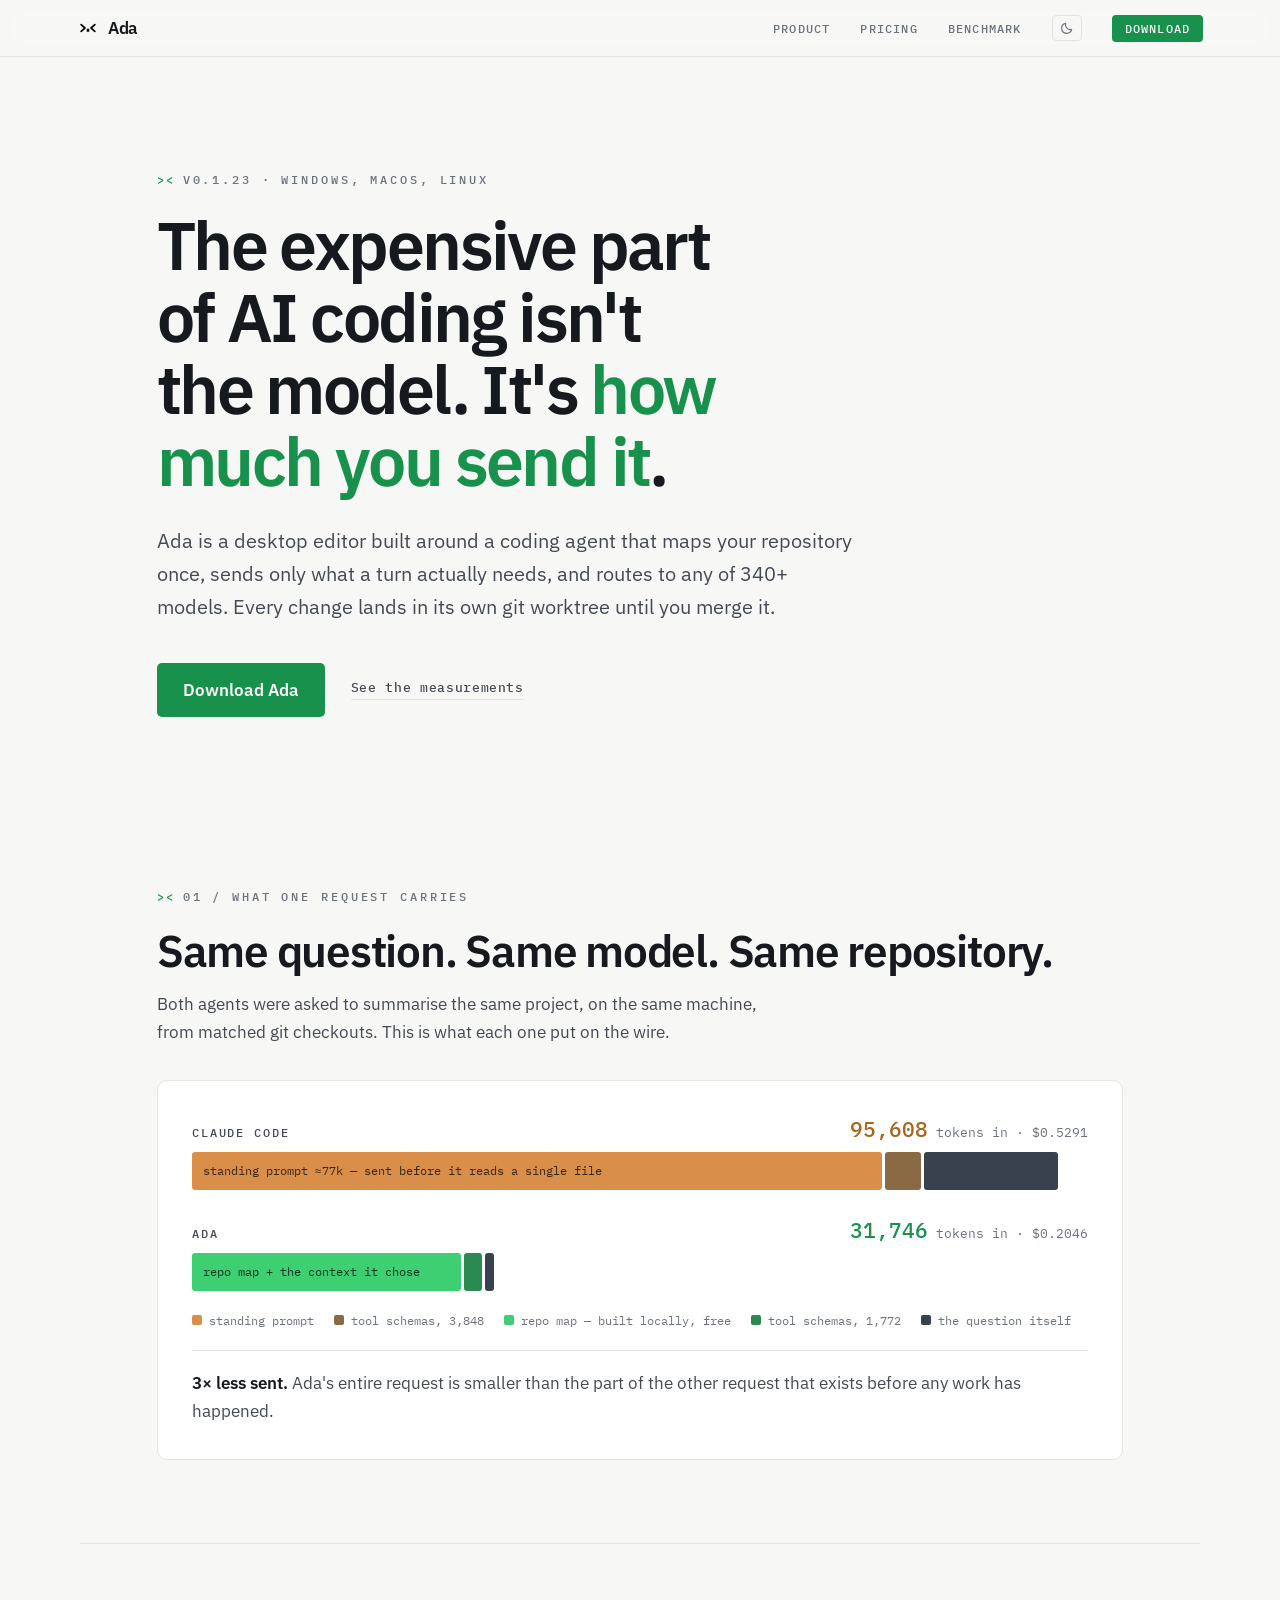
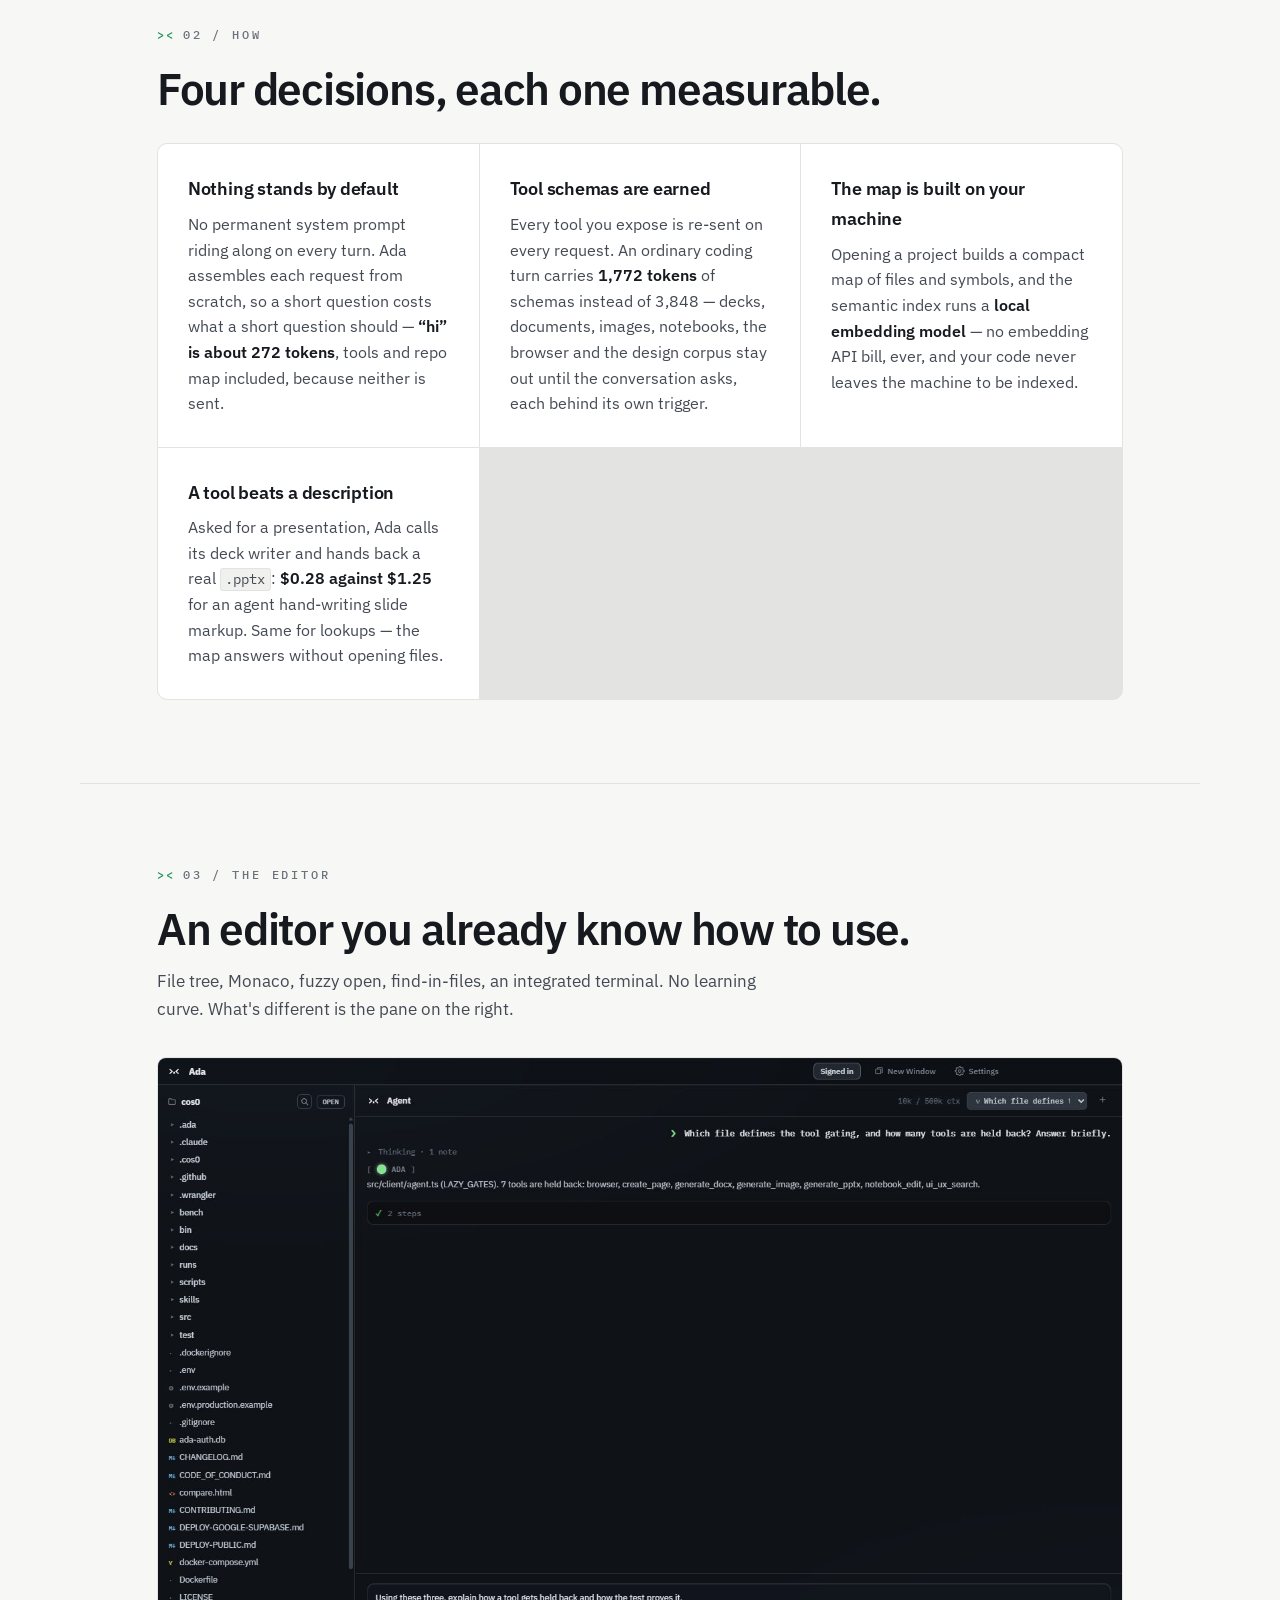
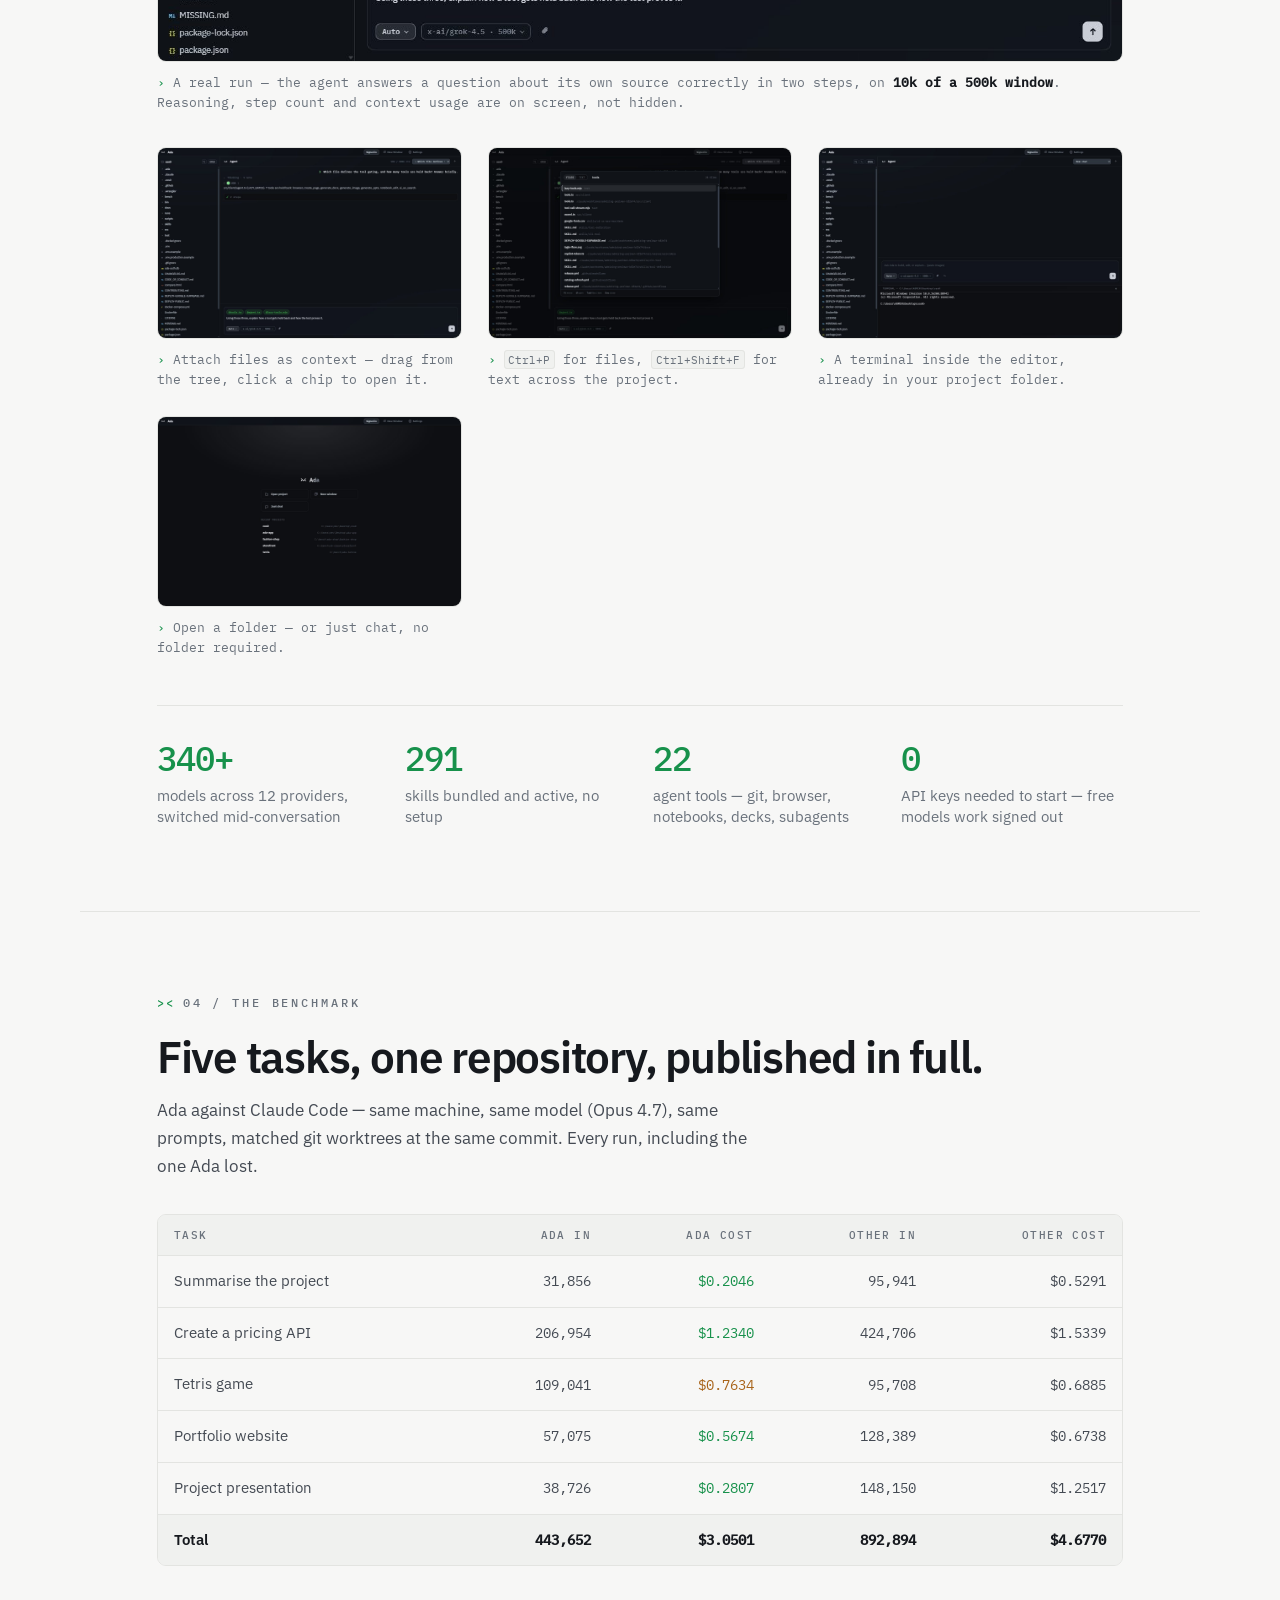
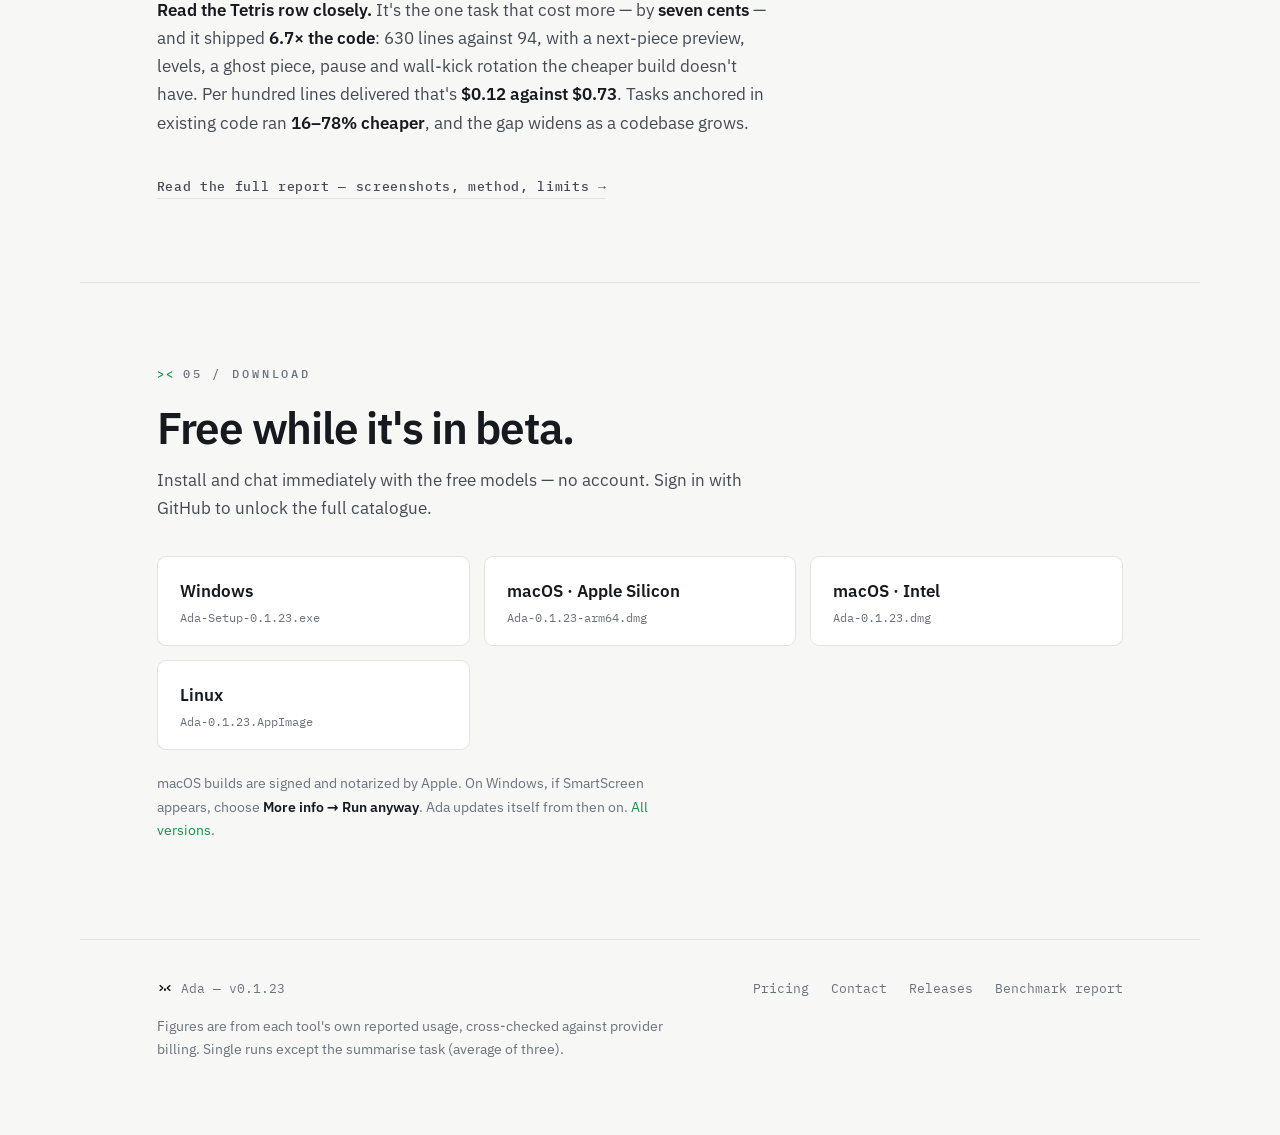
<file: index.html>
<!doctype html>
<html lang="en">
  <head>
    <meta charset="utf-8" />
    <meta name="viewport" content="width=device-width, initial-scale=1" />
    <title>Ada — an agent-first code editor</title>
    <meta
      name="description"
      content="A desktop code editor built around an agent that sends only what a turn needs. Measured against Claude Code: half the context, 35–70% less cost."
    />
    <link rel="icon" href="assets/img/icon.png" />
    <link rel="stylesheet" href="style.css" />
    <script>
      // applied before first paint so a stored light choice never flashes dark
      try {
        var t = localStorage.getItem('ada-theme');
        if (t) document.documentElement.dataset.theme = t;
      } catch (e) {}
    </script>
    <meta property="og:title" content="Ada — an agent-first code editor" />
    <meta
      property="og:description"
      content="The expensive part of AI coding isn't the model. It's how much you send it."
    />
    <meta property="og:type" content="website" />
  </head>
  <body>
    <header class="bar">
      <a class="brand" href="#top">
        <img src="assets/img/mark.svg" alt="" width="22" height="22" />
        <span>Ada</span>
      </a>
      <nav>
        <a href="#product">Product</a>
        <a href="pricing.html">Pricing</a>
        <a href="#numbers">Benchmark</a>
        <button id="theme" class="tgl" type="button" title="Switch theme" aria-label="Switch theme">
          <svg class="sun" width="14" height="14" viewBox="0 0 18 18" fill="none" stroke="currentColor" stroke-width="1.5">
            <circle cx="9" cy="9" r="3.4" />
            <path d="M9 1.5v2M9 14.5v2M1.5 9h2M14.5 9h2M3.7 3.7l1.4 1.4M12.9 12.9l1.4 1.4M14.3 3.7l-1.4 1.4M5.1 12.9l-1.4 1.4" stroke-linecap="round" />
          </svg>
          <svg class="moon" width="14" height="14" viewBox="0 0 18 18" fill="none" stroke="currentColor" stroke-width="1.5">
            <path d="M15 10.8A6.5 6.5 0 0 1 7.2 3a6.5 6.5 0 1 0 7.8 7.8z" stroke-linejoin="round" />
          </svg>
        </button>
        <a class="cta-sm" href="#download">Download</a>
      </nav>
    </header>

    <main id="top">
      <!-- ── hero ───────────────────────────────────────────────────────── -->
      <section class="hero">
        <p class="eyebrow"><span class="mk">&gt;&#8201;&lt;</span> v0.1.23 &middot; Windows, macOS, Linux</p>
        <h1>
          The expensive part of AI coding isn't the model.
          It's <em>how much you send it</em>.
        </h1>
        <p class="lede">
          Ada is a desktop editor built around a coding agent that maps your repository once, sends
          only what a turn actually needs, and routes to any of 340+ models. Every change lands in
          its own git worktree until you merge it.
        </p>
        <div class="actions">
          <a class="cta" href="#download">Download Ada</a>
          <a class="ghost" href="#numbers">See the measurements</a>
        </div>
      </section>

      <!-- ── the instrument: what a request carries ──────────────────────── -->
      <section id="proof" class="band">
        <p class="eyebrow"><span class="mk">&gt;&#8201;&lt;</span> 01 / what one request carries</p>
        <h2>Same question. Same model. Same repository.</h2>
        <p class="say">
          Both agents were asked to summarise the same project, on the same machine, from matched
          git checkouts. This is what each one put on the wire.
        </p>

        <div class="meter" id="meter">
          <div class="lane other">
            <div class="lane-head">
              <span class="who">Claude Code</span>
              <span class="tot"><b class="n" data-n="95941">0</b> tokens in &middot; $0.5291</span>
            </div>
            <div class="track">
              <span class="seg a" style="--w: 77%"
                ><i>standing prompt &asymp;77k &mdash; sent before it reads a single file</i></span
              >
              <span class="seg b" style="--w: 4%"></span>
              <span class="seg c" style="--w: 15%"></span>
            </div>
          </div>

          <div class="lane ada">
            <div class="lane-head">
              <span class="who">Ada</span>
              <span class="tot"><b class="n" data-n="31856">0</b> tokens in &middot; $0.2046</span>
            </div>
            <div class="track">
              <span class="seg d" style="--w: 30%"><i>repo map + the context it chose</i></span>
              <span class="seg e" style="--w: 2%"></span>
              <span class="seg c" style="--w: 1%"></span>
            </div>
          </div>

          <ul class="key">
            <li><span style="--c: var(--fill-other)"></span>standing prompt</li>
            <li><span style="--c: var(--fill-other-2)"></span>tool schemas, 3,848</li>
            <li><span style="--c: var(--fill-ada)"></span>repo map &mdash; built locally, free</li>
            <li><span style="--c: var(--fill-ada-2)"></span>tool schemas, 1,772</li>
            <li><span style="--c: var(--fill-grey)"></span>the question itself</li>
          </ul>

          <p class="verdict">
            <b>3&times; less sent.</b> Ada's entire request is smaller than the part of the other
            request that exists before any work has happened.
          </p>
        </div>
      </section>

      <!-- ── how ─────────────────────────────────────────────────────────── -->
      <section class="band">
        <p class="eyebrow"><span class="mk">&gt;&#8201;&lt;</span> 02 / how</p>
        <h2>Four decisions, each one measurable.</h2>
        <div class="cards">
          <article>
            <h3>Nothing stands by default</h3>
            <p>
              No permanent system prompt riding along on every turn. Ada assembles each request from
              scratch, so a short question costs what a short question should &mdash;
              <b>&ldquo;hi&rdquo; is about 272 tokens</b>, tools and repo map included, because
              neither is sent.
            </p>
          </article>
          <article>
            <h3>Tool schemas are earned</h3>
            <p>
              Every tool you expose is re-sent on every request. An ordinary coding turn carries
              <b>1,772 tokens</b> of schemas instead of 3,848 &mdash; decks, documents, images,
              notebooks, the browser and the design corpus stay out until the conversation asks,
              each behind its own trigger.
            </p>
          </article>
          <article>
            <h3>The map is built on your machine</h3>
            <p>
              Opening a project builds a compact map of files and symbols, and the semantic index
              runs a <b>local embedding model</b> &mdash; no embedding API bill, ever, and your code
              never leaves the machine to be indexed.
            </p>
          </article>
          <article>
            <h3>A tool beats a description</h3>
            <p>
              Asked for a presentation, Ada calls its deck writer and hands back a real
              <code>.pptx</code>: <b>$0.28 against $1.25</b> for an agent hand-writing slide markup.
              Same for lookups &mdash; the map answers without opening files.
            </p>
          </article>
        </div>
      </section>

      <!-- ── product ─────────────────────────────────────────────────────── -->
      <section id="product" class="band">
        <p class="eyebrow"><span class="mk">&gt;&#8201;&lt;</span> 03 / the editor</p>
        <h2>An editor you already know how to use.</h2>
        <p class="say">
          File tree, Monaco, fuzzy open, find-in-files, an integrated terminal. No learning curve.
          What's different is the pane on the right.
        </p>

        <figure class="shot wide">
          <img
            src="assets/img/ada-agent-working.jpg"
            alt="Ada answering a question about its own source in two steps, using 10k of a 500k context window"
            loading="lazy"
            width="1440"
            height="900"
          />
          <figcaption>
            A real run &mdash; the agent answers a question about its own source correctly in two
            steps, on <b>10k of a 500k window</b>. Reasoning, step count and context usage are on
            screen, not hidden.
          </figcaption>
        </figure>

        <div class="shots">
          <figure class="shot">
            <img
              src="assets/img/ada-attachments.jpg"
              alt="Three files attached to the composer as green @name chips"
              loading="lazy"
              width="1440"
              height="900"
            />
            <figcaption>
              Attach files as context &mdash; drag from the tree, click a chip to open it.
            </figcaption>
          </figure>
          <figure class="shot">
            <img
              src="assets/img/ada-search-files.jpg"
              alt="The command palette ranking filenames by fuzzy match"
              loading="lazy"
              width="1440"
              height="900"
            />
            <figcaption>
              <code>Ctrl+P</code> for files, <code>Ctrl+Shift+F</code> for text across the project.
            </figcaption>
          </figure>
          <figure class="shot">
            <img
              src="assets/img/ada-term-chatbtn.jpg"
              alt="The integrated terminal open beneath the agent pane"
              loading="lazy"
              width="1440"
              height="900"
            />
            <figcaption>
              A terminal inside the editor, already in your project folder.
            </figcaption>
          </figure>
          <figure class="shot">
            <img
              src="assets/img/ada-welcome.jpg"
              alt="Ada's welcome screen with open project, new window, just chat, and recent projects"
              loading="lazy"
              width="1440"
              height="900"
            />
            <figcaption>Open a folder &mdash; or just chat, no folder required.</figcaption>
          </figure>
        </div>

        <dl class="spec">
          <div><dt>340+</dt><dd>models across 12 providers, switched mid&#8209;conversation</dd></div>
          <div><dt>291</dt><dd>skills bundled and active, no setup</dd></div>
          <div><dt>22</dt><dd>agent tools &mdash; git, browser, notebooks, decks, subagents</dd></div>
          <div><dt>0</dt><dd>API keys needed to start &mdash; free models work signed out</dd></div>
        </dl>
      </section>

      <!-- ── benchmark ───────────────────────────────────────────────────── -->
      <section id="numbers" class="band">
        <p class="eyebrow"><span class="mk">&gt;&#8201;&lt;</span> 04 / the benchmark</p>
        <h2>Five tasks, one repository, published in full.</h2>
        <p class="say">
          Ada against Claude Code &mdash; same machine, same model (Opus&nbsp;4.7), same prompts,
          matched git worktrees at the same commit. Every run, including the one Ada lost.
        </p>

        <div class="scroll">
          <table>
            <thead>
              <tr>
                <th>Task</th>
                <th class="r">Ada in</th>
                <th class="r">Ada cost</th>
                <th class="r">Other in</th>
                <th class="r">Other cost</th>
              </tr>
            </thead>
            <tbody>
              <tr>
                <td>Summarise the project</td>
                <td class="r">31,856</td>
                <td class="r win">$0.2046</td>
                <td class="r">95,941</td>
                <td class="r">$0.5291</td>
              </tr>
              <tr>
                <td>Create a pricing API</td>
                <td class="r">206,954</td>
                <td class="r win">$1.2340</td>
                <td class="r">424,706</td>
                <td class="r">$1.5339</td>
              </tr>
              <tr>
                <td>Tetris game</td>
                <td class="r">109,041</td>
                <td class="r lose">$0.7634</td>
                <td class="r">95,708</td>
                <td class="r">$0.6885</td>
              </tr>
              <tr>
                <td>Portfolio website</td>
                <td class="r">57,075</td>
                <td class="r win">$0.5674</td>
                <td class="r">128,389</td>
                <td class="r">$0.6738</td>
              </tr>
              <tr>
                <td>Project presentation</td>
                <td class="r">38,726</td>
                <td class="r win">$0.2807</td>
                <td class="r">148,150</td>
                <td class="r">$1.2517</td>
              </tr>
              <tr class="sum">
                <td>Total</td>
                <td class="r">443,652</td>
                <td class="r">$3.0501</td>
                <td class="r">892,894</td>
                <td class="r">$4.6770</td>
              </tr>
            </tbody>
          </table>
        </div>

        <p class="say">
          <b>Read the Tetris row closely.</b> It's the one task that cost more &mdash; by
          <b>seven cents</b> &mdash; and it shipped <b>6.7&times; the code</b>: 630 lines against
          94, with a next-piece preview, levels, a ghost piece, pause and wall-kick rotation the
          cheaper build doesn't have. Per hundred lines delivered that's <b>$0.12 against
          $0.73</b>. Tasks anchored in existing code ran <b>16&ndash;78% cheaper</b>, and the gap
          widens as a codebase grows.
        </p>

        <a class="ghost" href="report.html">Read the full report &mdash; screenshots, method, limits &rarr;</a>
      </section>

      <!-- ── download ────────────────────────────────────────────────────── -->
      <section id="download" class="band">
        <p class="eyebrow"><span class="mk">&gt;&#8201;&lt;</span> 05 / download</p>
        <h2>Free while it's in beta.</h2>
        <p class="say">
          Install and chat immediately with the free models &mdash; no account. Sign in with GitHub
          to unlock the full catalogue.
        </p>

        <div class="grabs">
          <a
            class="grab"
            href="https://github.com/black141312/ada-releases/releases/download/v0.1.23/Ada-Setup-0.1.23.exe"
          >
            <span class="os">Windows</span>
            <span class="file">Ada-Setup-0.1.23.exe</span>
          </a>
          <a
            class="grab"
            href="https://github.com/black141312/ada-releases/releases/download/v0.1.23/Ada-0.1.23-arm64.dmg"
          >
            <span class="os">macOS &middot; Apple Silicon</span>
            <span class="file">Ada-0.1.23-arm64.dmg</span>
          </a>
          <a
            class="grab"
            href="https://github.com/black141312/ada-releases/releases/download/v0.1.23/Ada-0.1.23.dmg"
          >
            <span class="os">macOS &middot; Intel</span>
            <span class="file">Ada-0.1.23.dmg</span>
          </a>
          <a
            class="grab"
            href="https://github.com/black141312/ada-releases/releases/download/v0.1.23/Ada-0.1.23.AppImage"
          >
            <span class="os">Linux</span>
            <span class="file">Ada-0.1.23.AppImage</span>
          </a>
        </div>
        <p class="fine">
          macOS builds are signed and notarized by Apple. On Windows, if SmartScreen appears, choose
          <b>More info &rarr; Run anyway</b>. Ada updates itself from then on.
          <a href="https://github.com/black141312/ada-releases/releases">All versions</a>.
        </p>
      </section>
    </main>

    <footer>
      <div class="foot">
        <span><img src="assets/img/mark.svg" alt="" width="16" height="16" /> Ada &mdash; v0.1.23</span>
        <nav>
          <a href="pricing.html">Pricing</a>
          <a href="contact.html">Contact</a>
          <a href="https://github.com/black141312/ada-releases">Releases</a>
          <a href="report.html">Benchmark report</a>
        </nav>
      </div>
      <p class="fine">
        Figures are from each tool's own reported usage, cross-checked against provider billing.
        Single runs except the summarise task (average of three).
      </p>
    </footer>

    <script src="app.js" defer></script>
    <script src="theme.js" defer></script>
  </body>
</html>
</file>
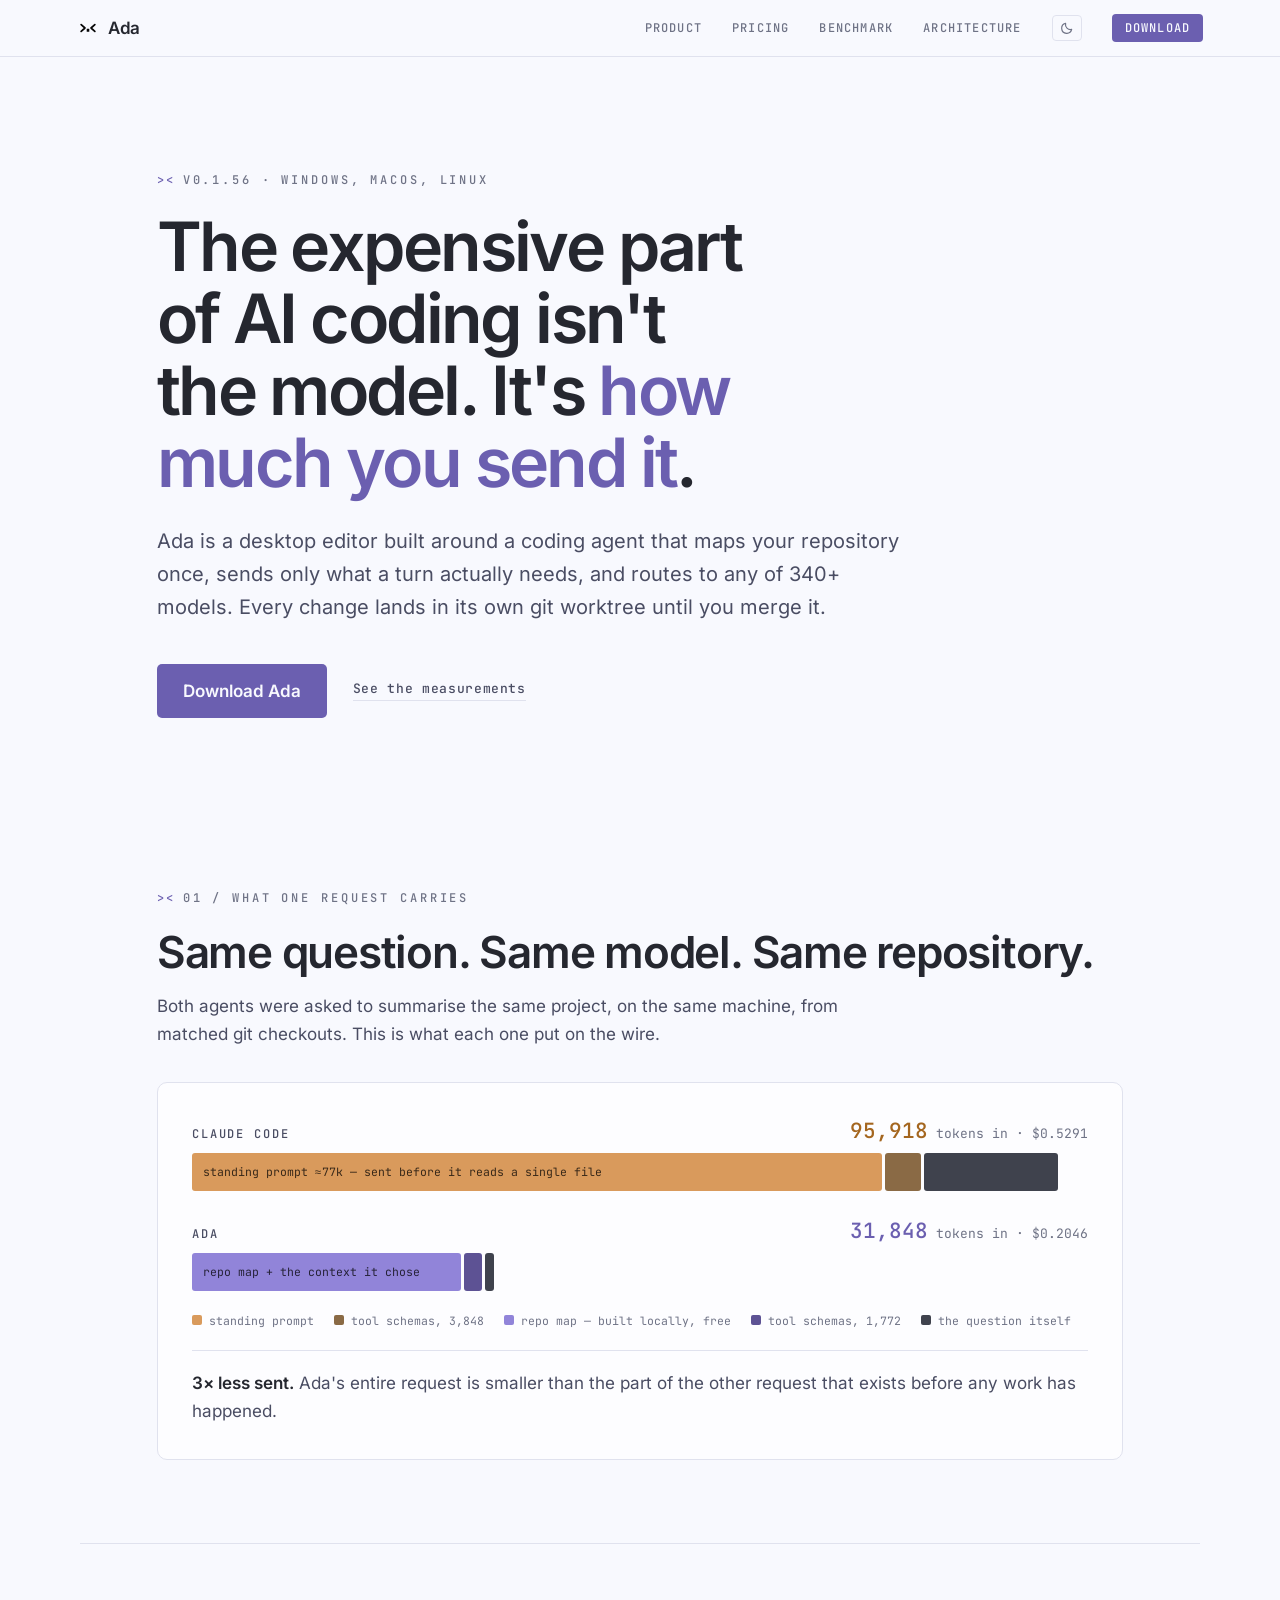
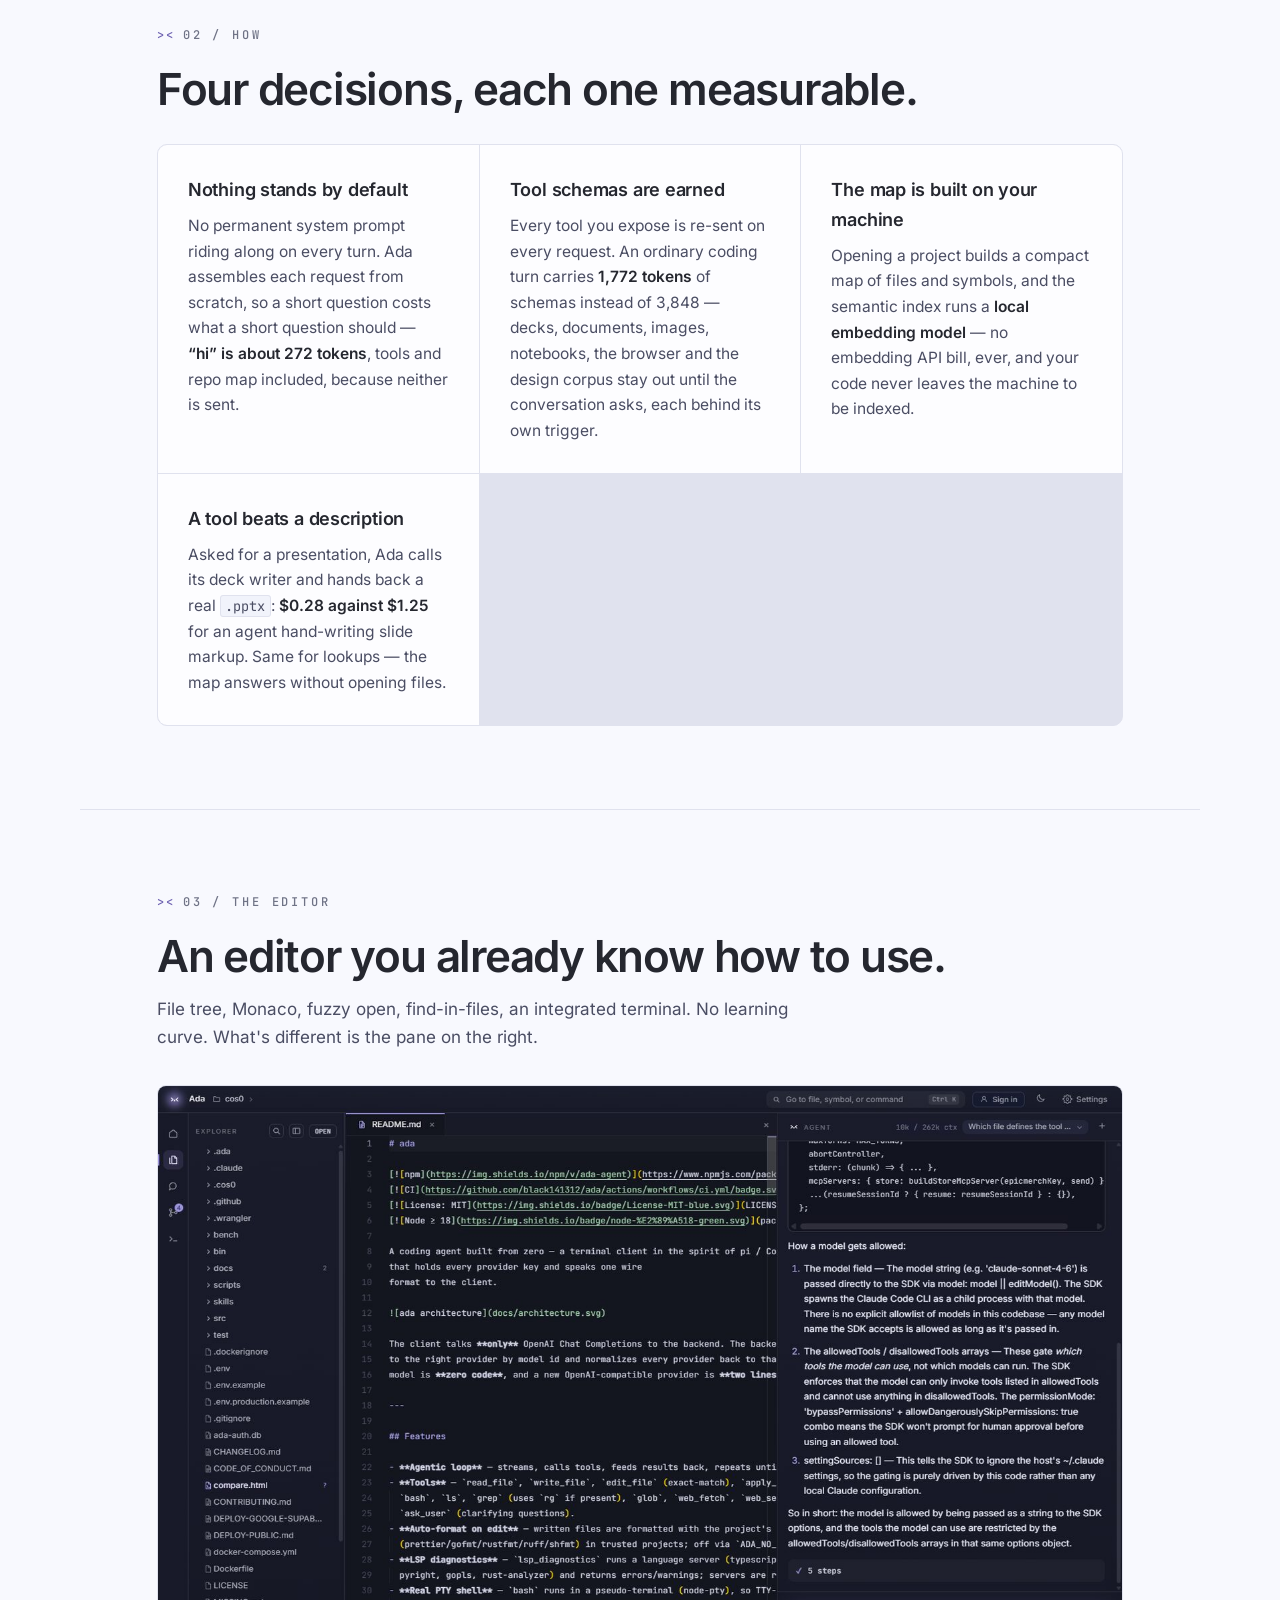
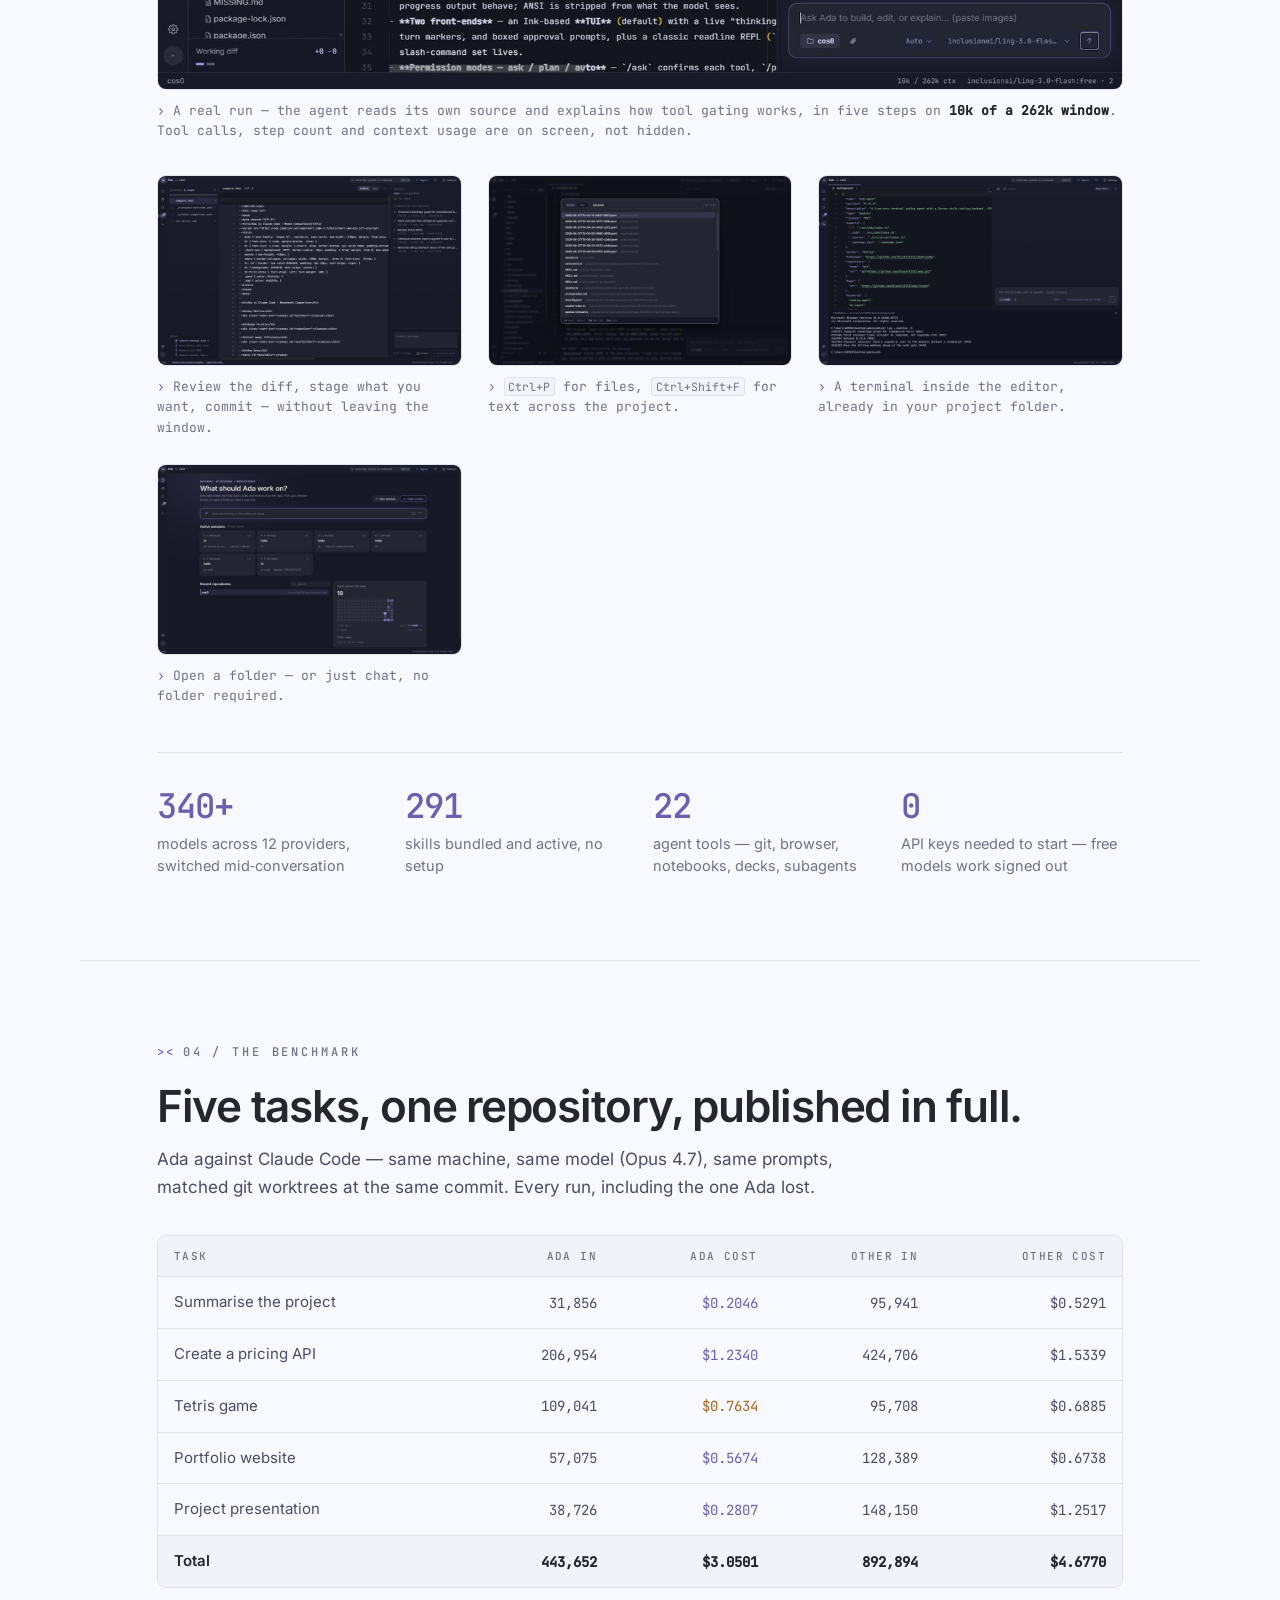
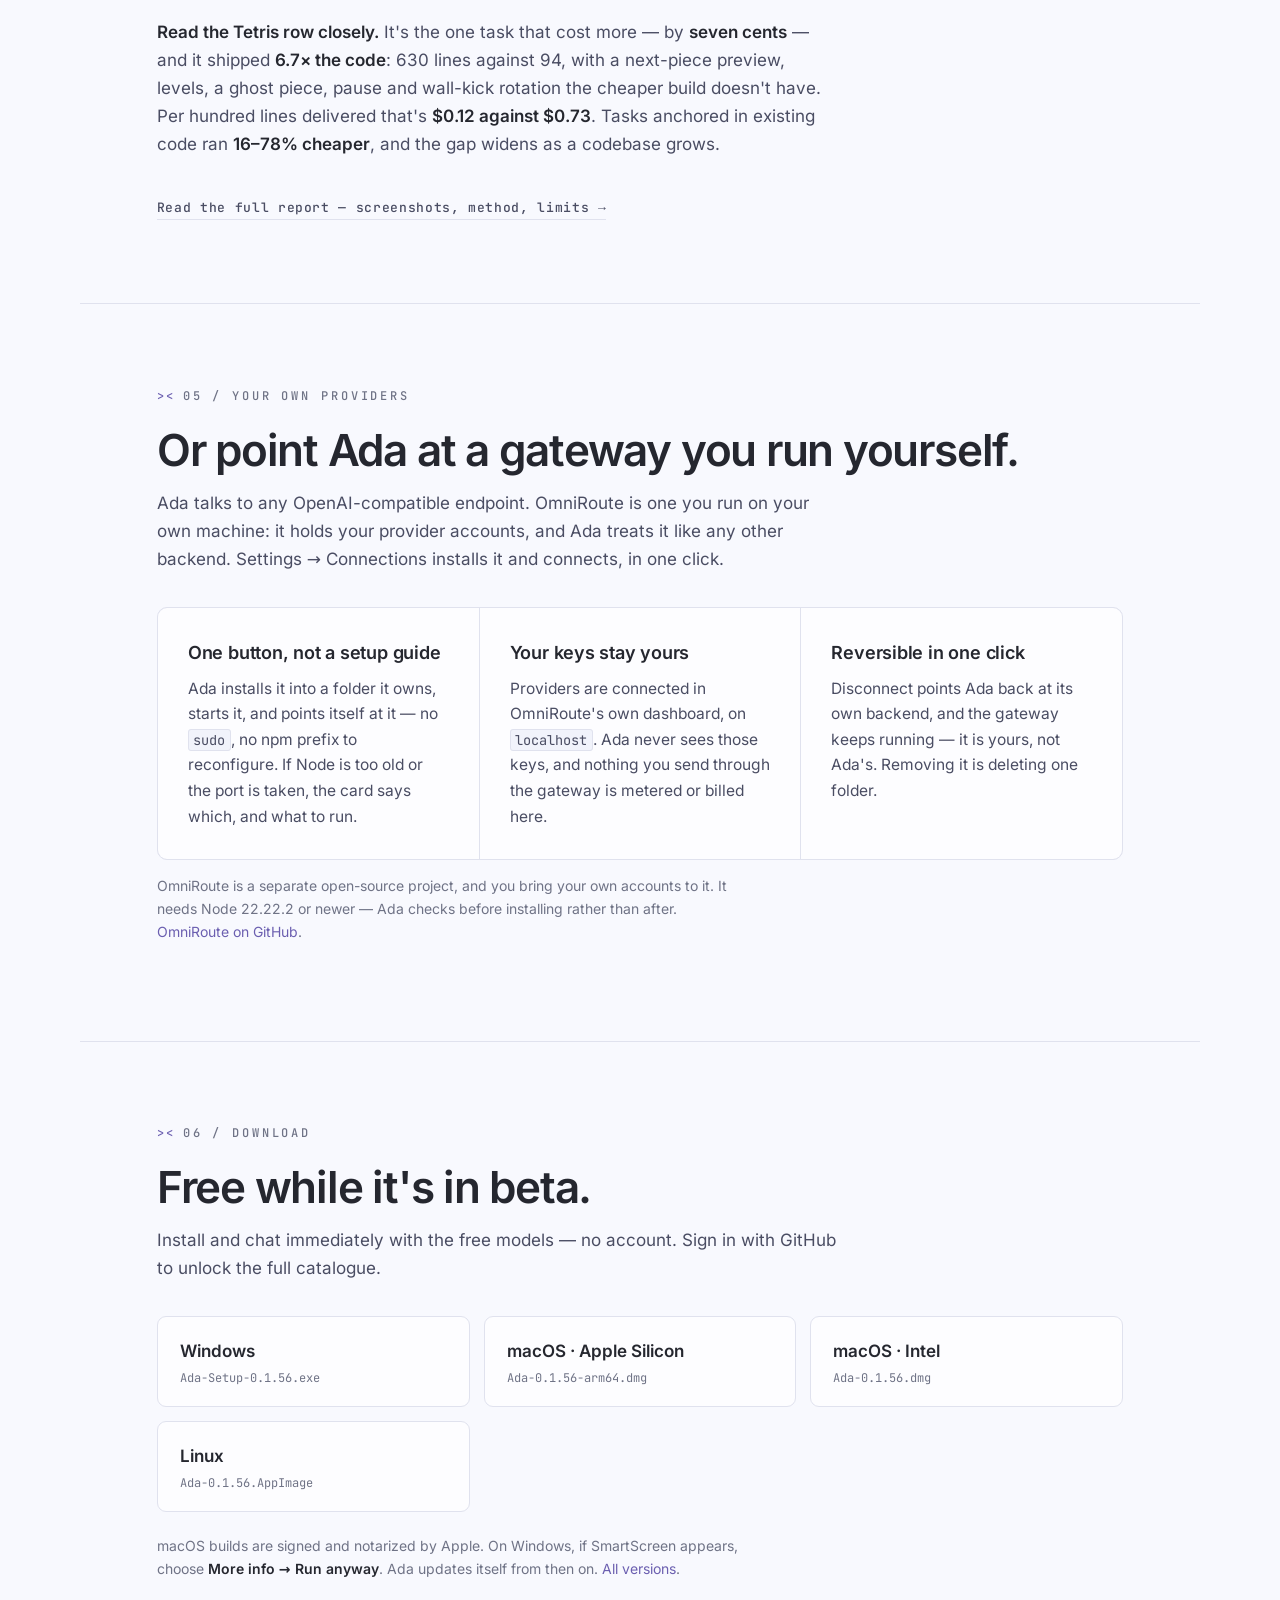
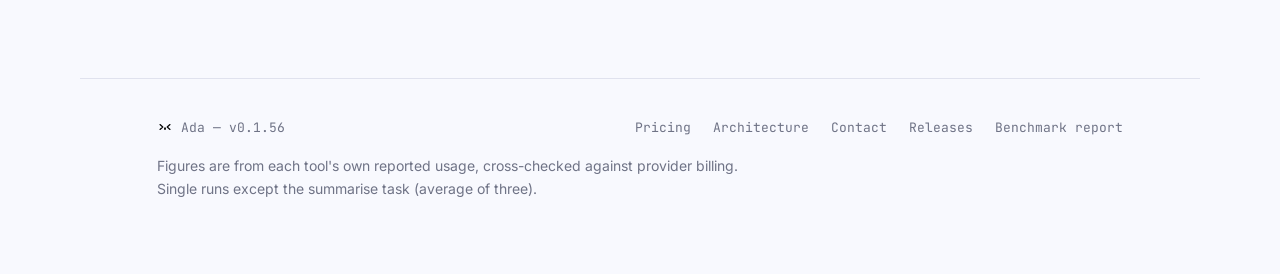
<file: public/index.html>
<!doctype html>
<html lang="en">
  <head>
    <meta charset="utf-8" />
    <meta name="viewport" content="width=device-width, initial-scale=1" />
    <title>Ada — an agent-first code editor</title>
    <link rel="canonical" href="https://adacodelabs.com/" />
    <meta
      name="description"
      content="A desktop code editor built around an agent that sends only what a turn needs. Measured against Claude Code: half the context, 35–70% less cost."
    />
    <link rel="icon" href="assets/img/icon.png" />
    <link rel="stylesheet" href="style.css" />
    <script>
      // applied before first paint so a stored light choice never flashes dark
      try {
        var t = localStorage.getItem('ada-theme');
        if (t) document.documentElement.dataset.theme = t;
      } catch (e) {}
    </script>
    <meta property="og:title" content="Ada — an agent-first code editor" />
    <meta
      property="og:description"
      content="The expensive part of AI coding isn't the model. It's how much you send it."
    />
    <meta property="og:url" content="https://adacodelabs.com/" />
    <meta property="og:type" content="website" />
    <meta property="og:site_name" content="Ada" />
    <meta property="og:image" content="https://adacodelabs.com/assets/img/ada-agent-working.jpg" />
    <meta property="og:image:width" content="1440" />
    <meta property="og:image:height" content="900" />
    <meta name="twitter:card" content="summary_large_image" />
    <meta name="twitter:title" content="Ada — an agent-first code editor" />
    <meta
      name="twitter:description"
      content="The expensive part of AI coding isn't the model. It's how much you send it."
    />
    <meta name="twitter:image" content="https://adacodelabs.com/assets/img/ada-agent-working.jpg" />
    <script type="application/ld+json">
      {
        "@context": "https://schema.org",
        "@type": "Organization",
        "name": "Ada",
        "url": "https://adacodelabs.com/",
        "logo": "https://adacodelabs.com/assets/img/icon.png",
        "sameAs": ["https://github.com/black141312/ada-releases"]
      }
    </script>
    <script type="application/ld+json">
      {
        "@context": "https://schema.org",
        "@type": "WebSite",
        "name": "Ada",
        "url": "https://adacodelabs.com/"
      }
    </script>
    <script type="application/ld+json">
      {
        "@context": "https://schema.org",
        "@type": "SoftwareApplication",
        "name": "Ada",
        "applicationCategory": "DeveloperApplication",
        "applicationSubCategory": "Code editor",
        "operatingSystem": "Windows, macOS, Linux",
        "description": "An agent-first desktop code editor. The agent sends only what a turn needs: measured against Claude Code, about half the context and 35-70% less cost on the same tasks.",
        "featureList": [
          "Agent-first editing loop that selects context per turn",
          "Local repo map and semantic index, so code is never uploaded to be indexed",
          "Bring your own API key, or point at a gateway you run yourself",
          "Self-updating, signed and notarized desktop builds"
        ],
        "offers": {
          "@type": "Offer",
          "price": "0",
          "priceCurrency": "USD",
          "description": "Free forever with your own API key"
        }
      }
    </script>
  </head>
  <body>
    <header class="bar">
      <a class="brand" href="#top">
        <img src="assets/img/mark.svg" alt="" width="22" height="22" />
        <span>Ada</span>
      </a>
      <nav>
        <a href="#product">Product</a>
        <a href="pricing.html">Pricing</a>
        <a href="#numbers">Benchmark</a>
        <a href="architecture.html">Architecture</a>
        <button id="theme" class="tgl" type="button" title="Switch theme" aria-label="Switch theme">
          <svg class="sun" width="14" height="14" viewBox="0 0 18 18" fill="none" stroke="currentColor" stroke-width="1.5">
            <circle cx="9" cy="9" r="3.4" />
            <path d="M9 1.5v2M9 14.5v2M1.5 9h2M14.5 9h2M3.7 3.7l1.4 1.4M12.9 12.9l1.4 1.4M14.3 3.7l-1.4 1.4M5.1 12.9l-1.4 1.4" stroke-linecap="round" />
          </svg>
          <svg class="moon" width="14" height="14" viewBox="0 0 18 18" fill="none" stroke="currentColor" stroke-width="1.5">
            <path d="M15 10.8A6.5 6.5 0 0 1 7.2 3a6.5 6.5 0 1 0 7.8 7.8z" stroke-linejoin="round" />
          </svg>
        </button>
        <a class="cta-sm" href="#download">Download</a>
      </nav>
    </header>

    <main id="top">
      <!-- ── hero ───────────────────────────────────────────────────────── -->
      <section class="hero">
        <p class="eyebrow">
          <span class="mk">&gt;&#8201;&lt;</span> <span data-version>v0.1.56</span> &middot; Windows,
          macOS, Linux
        </p>
        <h1>
          The expensive part of AI coding isn't the model.
          It's <em>how much you send it</em>.
        </h1>
        <p class="lede">
          Ada is a desktop editor built around a coding agent that maps your repository once, sends
          only what a turn actually needs, and routes to any of 340+ models. Every change lands in
          its own git worktree until you merge it.
        </p>
        <div class="actions">
          <a class="cta" href="#download">Download Ada</a>
          <a class="ghost" href="#numbers">See the measurements</a>
        </div>
      </section>

      <!-- ── the instrument: what a request carries ──────────────────────── -->
      <section id="proof" class="band">
        <p class="eyebrow"><span class="mk">&gt;&#8201;&lt;</span> 01 / what one request carries</p>
        <h2>Same question. Same model. Same repository.</h2>
        <p class="say">
          Both agents were asked to summarise the same project, on the same machine, from matched
          git checkouts. This is what each one put on the wire.
        </p>

        <div class="meter" id="meter">
          <div class="lane other">
            <div class="lane-head">
              <span class="who">Claude Code</span>
              <span class="tot"><b class="n" data-n="95941">0</b> tokens in &middot; $0.5291</span>
            </div>
            <div class="track">
              <span class="seg a" style="--w: 77%"
                ><i>standing prompt &asymp;77k &mdash; sent before it reads a single file</i></span
              >
              <span class="seg b" style="--w: 4%"></span>
              <span class="seg c" style="--w: 15%"></span>
            </div>
          </div>

          <div class="lane ada">
            <div class="lane-head">
              <span class="who">Ada</span>
              <span class="tot"><b class="n" data-n="31856">0</b> tokens in &middot; $0.2046</span>
            </div>
            <div class="track">
              <span class="seg d" style="--w: 30%"><i>repo map + the context it chose</i></span>
              <span class="seg e" style="--w: 2%"></span>
              <span class="seg c" style="--w: 1%"></span>
            </div>
          </div>

          <ul class="key">
            <li><span style="--c: var(--fill-other)"></span>standing prompt</li>
            <li><span style="--c: var(--fill-other-2)"></span>tool schemas, 3,848</li>
            <li><span style="--c: var(--fill-ada)"></span>repo map &mdash; built locally, free</li>
            <li><span style="--c: var(--fill-ada-2)"></span>tool schemas, 1,772</li>
            <li><span style="--c: var(--fill-grey)"></span>the question itself</li>
          </ul>

          <p class="verdict">
            <b>3&times; less sent.</b> Ada's entire request is smaller than the part of the other
            request that exists before any work has happened.
          </p>
        </div>
      </section>

      <!-- ── how ─────────────────────────────────────────────────────────── -->
      <section class="band">
        <p class="eyebrow"><span class="mk">&gt;&#8201;&lt;</span> 02 / how</p>
        <h2>Four decisions, each one measurable.</h2>
        <div class="cards">
          <article>
            <h3>Nothing stands by default</h3>
            <p>
              No permanent system prompt riding along on every turn. Ada assembles each request from
              scratch, so a short question costs what a short question should &mdash;
              <b>&ldquo;hi&rdquo; is about 272 tokens</b>, tools and repo map included, because
              neither is sent.
            </p>
          </article>
          <article>
            <h3>Tool schemas are earned</h3>
            <p>
              Every tool you expose is re-sent on every request. An ordinary coding turn carries
              <b>1,772 tokens</b> of schemas instead of 3,848 &mdash; decks, documents, images,
              notebooks, the browser and the design corpus stay out until the conversation asks,
              each behind its own trigger.
            </p>
          </article>
          <article>
            <h3>The map is built on your machine</h3>
            <p>
              Opening a project builds a compact map of files and symbols, and the semantic index
              runs a <b>local embedding model</b> &mdash; no embedding API bill, ever, and your code
              never leaves the machine to be indexed.
            </p>
          </article>
          <article>
            <h3>A tool beats a description</h3>
            <p>
              Asked for a presentation, Ada calls its deck writer and hands back a real
              <code>.pptx</code>: <b>$0.28 against $1.25</b> for an agent hand-writing slide markup.
              Same for lookups &mdash; the map answers without opening files.
            </p>
          </article>
        </div>
      </section>

      <!-- ── product ─────────────────────────────────────────────────────── -->
      <section id="product" class="band">
        <p class="eyebrow"><span class="mk">&gt;&#8201;&lt;</span> 03 / the editor</p>
        <h2>An editor you already know how to use.</h2>
        <p class="say">
          File tree, Monaco, fuzzy open, find-in-files, an integrated terminal. No learning curve.
          What's different is the pane on the right.
        </p>

        <figure class="shot wide">
          <img
            src="assets/img/ada-agent-working.jpg"
            alt="Ada answering a question about its own source in five steps, using 10k of a 262k context window"
            loading="lazy"
            width="1440"
            height="900"
          />
          <figcaption>
            A real run &mdash; the agent reads its own source and explains how tool gating works, in
            five steps on <b>10k of a 262k window</b>. Tool calls, step count and context usage are
            on screen, not hidden.
          </figcaption>
        </figure>

        <div class="shots">
          <figure class="shot">
            <img
              src="assets/img/ada-git-review.jpg"
              alt="The git review screen showing a file diff, the commit list and a commit box"
              loading="lazy"
              width="1440"
              height="900"
            />
            <figcaption>
              Review the diff, stage what you want, commit &mdash; without leaving the window.
            </figcaption>
          </figure>
          <figure class="shot">
            <img
              src="assets/img/ada-search-files.jpg"
              alt="The command palette ranking filenames by fuzzy match"
              loading="lazy"
              width="1440"
              height="900"
            />
            <figcaption>
              <code>Ctrl+P</code> for files, <code>Ctrl+Shift+F</code> for text across the project.
            </figcaption>
          </figure>
          <figure class="shot">
            <img
              src="assets/img/ada-term-chatbtn.jpg"
              alt="The integrated terminal open beneath the agent pane"
              loading="lazy"
              width="1440"
              height="900"
            />
            <figcaption>
              A terminal inside the editor, already in your project folder.
            </figcaption>
          </figure>
          <figure class="shot">
            <img
              src="assets/img/ada-welcome.jpg"
              alt="Ada's home screen: a prompt box, recent sessions, recent repositories and an activity chart"
              loading="lazy"
              width="1440"
              height="900"
            />
            <figcaption>Open a folder &mdash; or just chat, no folder required.</figcaption>
          </figure>
        </div>

        <dl class="spec">
          <div><dt>340+</dt><dd>models across 12 providers, switched mid&#8209;conversation</dd></div>
          <div><dt>291</dt><dd>skills bundled and active, no setup</dd></div>
          <div><dt>22</dt><dd>agent tools &mdash; git, browser, notebooks, decks, subagents</dd></div>
          <div><dt>0</dt><dd>API keys needed to start &mdash; free models work signed out</dd></div>
        </dl>
      </section>

      <!-- ── benchmark ───────────────────────────────────────────────────── -->
      <section id="numbers" class="band">
        <p class="eyebrow"><span class="mk">&gt;&#8201;&lt;</span> 04 / the benchmark</p>
        <h2>Five tasks, one repository, published in full.</h2>
        <p class="say">
          Ada against Claude Code &mdash; same machine, same model (Opus&nbsp;4.7), same prompts,
          matched git worktrees at the same commit. Every run, including the one Ada lost.
        </p>

        <div class="scroll">
          <table>
            <thead>
              <tr>
                <th>Task</th>
                <th class="r">Ada in</th>
                <th class="r">Ada cost</th>
                <th class="r">Other in</th>
                <th class="r">Other cost</th>
              </tr>
            </thead>
            <tbody>
              <tr>
                <td>Summarise the project</td>
                <td class="r">31,856</td>
                <td class="r win">$0.2046</td>
                <td class="r">95,941</td>
                <td class="r">$0.5291</td>
              </tr>
              <tr>
                <td>Create a pricing API</td>
                <td class="r">206,954</td>
                <td class="r win">$1.2340</td>
                <td class="r">424,706</td>
                <td class="r">$1.5339</td>
              </tr>
              <tr>
                <td>Tetris game</td>
                <td class="r">109,041</td>
                <td class="r lose">$0.7634</td>
                <td class="r">95,708</td>
                <td class="r">$0.6885</td>
              </tr>
              <tr>
                <td>Portfolio website</td>
                <td class="r">57,075</td>
                <td class="r win">$0.5674</td>
                <td class="r">128,389</td>
                <td class="r">$0.6738</td>
              </tr>
              <tr>
                <td>Project presentation</td>
                <td class="r">38,726</td>
                <td class="r win">$0.2807</td>
                <td class="r">148,150</td>
                <td class="r">$1.2517</td>
              </tr>
              <tr class="sum">
                <td>Total</td>
                <td class="r">443,652</td>
                <td class="r">$3.0501</td>
                <td class="r">892,894</td>
                <td class="r">$4.6770</td>
              </tr>
            </tbody>
          </table>
        </div>

        <p class="say">
          <b>Read the Tetris row closely.</b> It's the one task that cost more &mdash; by
          <b>seven cents</b> &mdash; and it shipped <b>6.7&times; the code</b>: 630 lines against
          94, with a next-piece preview, levels, a ghost piece, pause and wall-kick rotation the
          cheaper build doesn't have. Per hundred lines delivered that's <b>$0.12 against
          $0.73</b>. Tasks anchored in existing code ran <b>16&ndash;78% cheaper</b>, and the gap
          widens as a codebase grows.
        </p>

        <a class="ghost" href="report.html">Read the full report &mdash; screenshots, method, limits &rarr;</a>
      </section>

      <!-- ── omniroute ───────────────────────────────────────────────────── -->
      <section id="gateway" class="band">
        <p class="eyebrow"><span class="mk">&gt;&#8201;&lt;</span> 05 / your own providers</p>
        <h2>Or point Ada at a gateway you run yourself.</h2>
        <p class="say">
          Ada talks to any OpenAI-compatible endpoint. OmniRoute is one you run on your own machine:
          it holds your provider accounts, and Ada treats it like any other backend. Settings &rarr;
          Connections installs it and connects, in one click.
        </p>

        <div class="cards">
          <article>
            <h3>One button, not a setup guide</h3>
            <p>
              Ada installs it into a folder it owns, starts it, and points itself at it &mdash; no
              <code>sudo</code>, no npm prefix to reconfigure. If Node is too old or the port is
              taken, the card says which, and what to run.
            </p>
          </article>
          <article>
            <h3>Your keys stay yours</h3>
            <p>
              Providers are connected in OmniRoute's own dashboard, on <code>localhost</code>. Ada
              never sees those keys, and nothing you send through the gateway is metered or billed
              here.
            </p>
          </article>
          <article>
            <h3>Reversible in one click</h3>
            <p>
              Disconnect points Ada back at its own backend, and the gateway keeps running &mdash;
              it is yours, not Ada's. Removing it is deleting one folder.
            </p>
          </article>
        </div>

        <p class="fine">
          OmniRoute is a separate open-source project, and you bring your own accounts to it. It
          needs Node 22.22.2 or newer &mdash; Ada checks before installing rather than after.
          <a href="https://github.com/diegosouzapw/OmniRoute">OmniRoute on GitHub</a>.
        </p>
      </section>

      <!-- ── download ────────────────────────────────────────────────────── -->
      <section id="download" class="band">
        <p class="eyebrow"><span class="mk">&gt;&#8201;&lt;</span> 06 / download</p>
        <h2>Free while it's in beta.</h2>
        <p class="say">
          Install and chat immediately with the free models &mdash; no account. Sign in with GitHub
          to unlock the full catalogue.
        </p>

        <div class="grabs">
          <a
            class="grab"
            href="https://github.com/black141312/ada-releases/releases/download/v0.1.56/Ada-Setup-0.1.56.exe"
          >
            <span class="os">Windows</span>
            <span class="file">Ada-Setup-0.1.56.exe</span>
          </a>
          <a
            class="grab"
            href="https://github.com/black141312/ada-releases/releases/download/v0.1.56/Ada-0.1.56-arm64.dmg"
          >
            <span class="os">macOS &middot; Apple Silicon</span>
            <span class="file">Ada-0.1.56-arm64.dmg</span>
          </a>
          <a
            class="grab"
            href="https://github.com/black141312/ada-releases/releases/download/v0.1.56/Ada-0.1.56.dmg"
          >
            <span class="os">macOS &middot; Intel</span>
            <span class="file">Ada-0.1.56.dmg</span>
          </a>
          <a
            class="grab"
            href="https://github.com/black141312/ada-releases/releases/download/v0.1.56/Ada-0.1.56.AppImage"
          >
            <span class="os">Linux</span>
            <span class="file">Ada-0.1.56.AppImage</span>
          </a>
        </div>
        <!-- Filled in by app.js from GitHub. Empty until it has a real number: a counter that
             shows a placeholder, or 0 when the API is unreachable, is worse than no counter. -->
        <p class="fine dl-count" id="dl-count" hidden></p>
        <p class="fine">
          macOS builds are signed and notarized by Apple. On Windows, if SmartScreen appears, choose
          <b>More info &rarr; Run anyway</b>. Ada updates itself from then on.
          <a href="https://github.com/black141312/ada-releases/releases">All versions</a>.
        </p>
      </section>
    </main>

    <footer>
      <div class="foot">
        <span><img src="assets/img/mark.svg" alt="" width="16" height="16" /> Ada &mdash; <span data-version>v0.1.56</span></span>
        <nav>
          <a href="pricing.html">Pricing</a>
          <a href="architecture.html">Architecture</a>
          <a href="contact.html">Contact</a>
          <a href="https://github.com/black141312/ada-releases">Releases</a>
          <a href="report.html">Benchmark report</a>
        </nav>
      </div>
      <p class="fine">
        Figures are from each tool's own reported usage, cross-checked against provider billing.
        Single runs except the summarise task (average of three).
      </p>
    </footer>

    <script src="app.js" defer></script>
    <script src="theme.js" defer></script>
  </body>
</html>
</file>
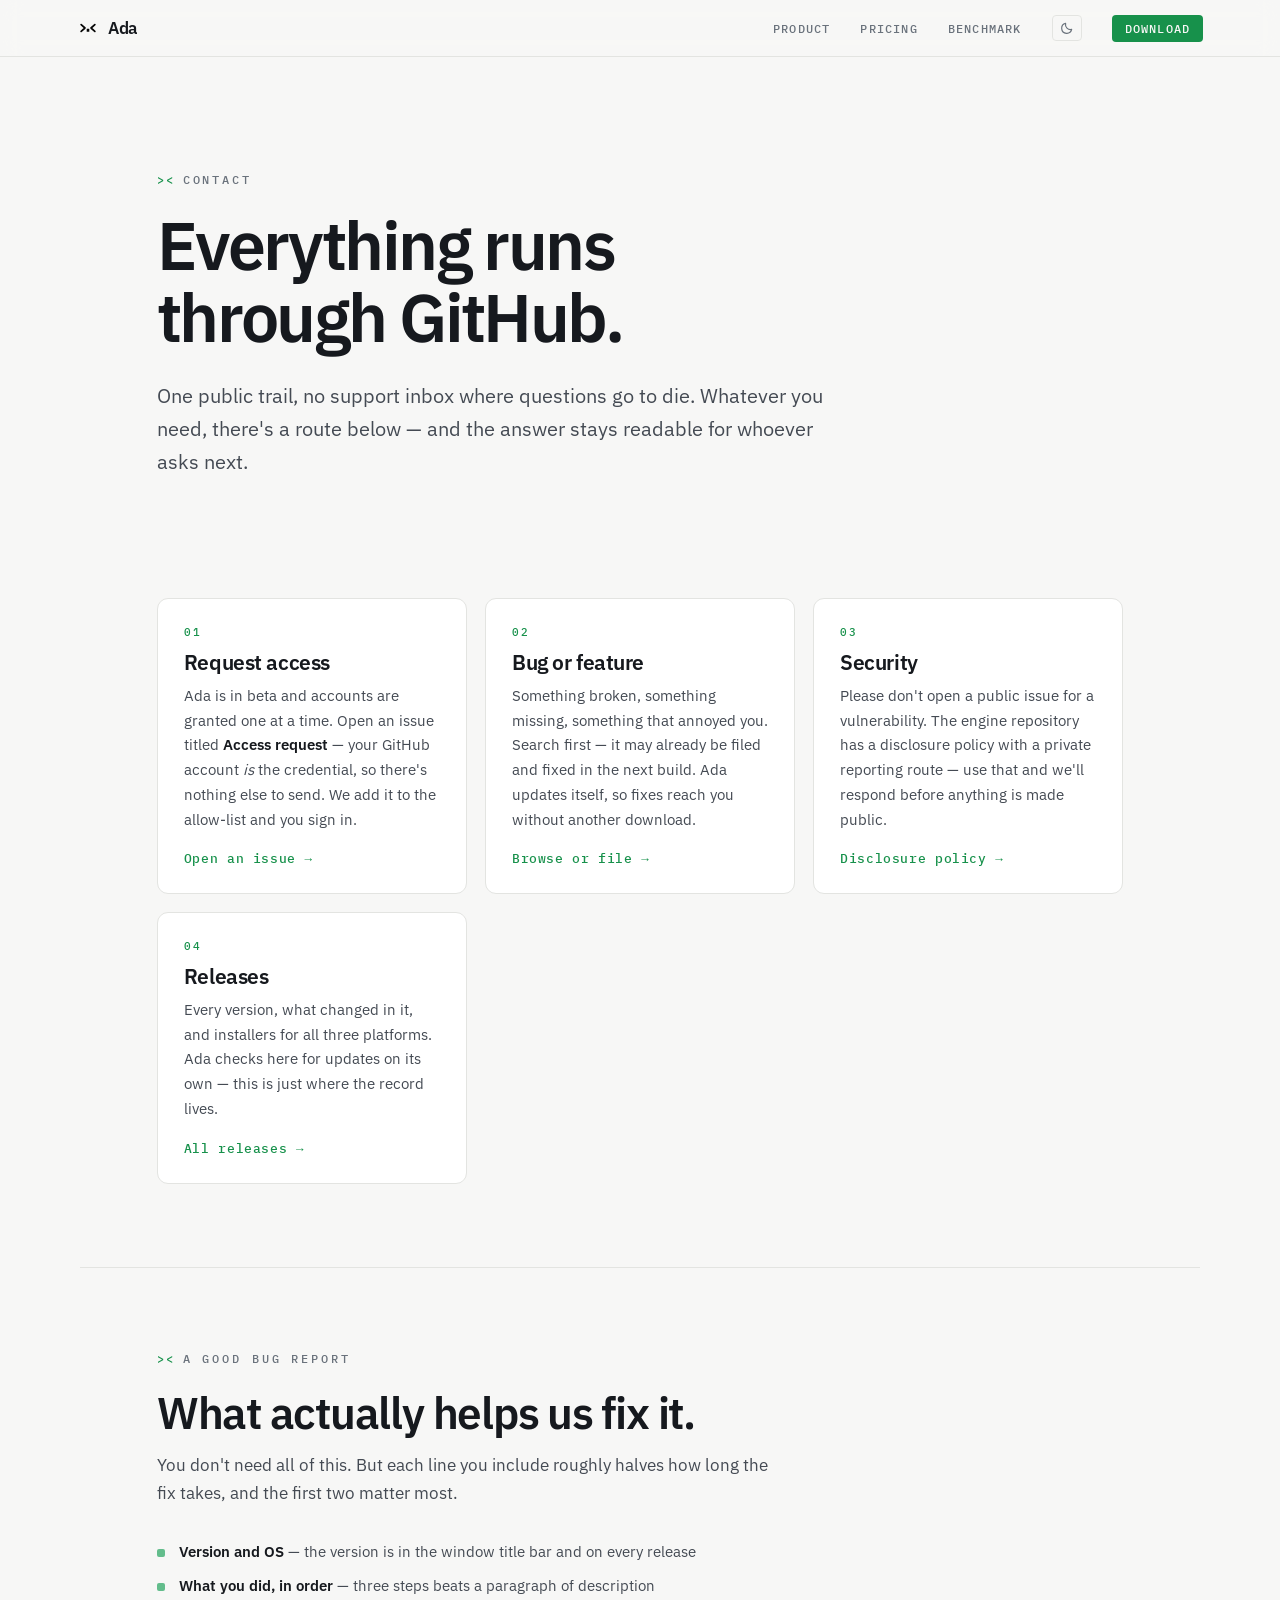
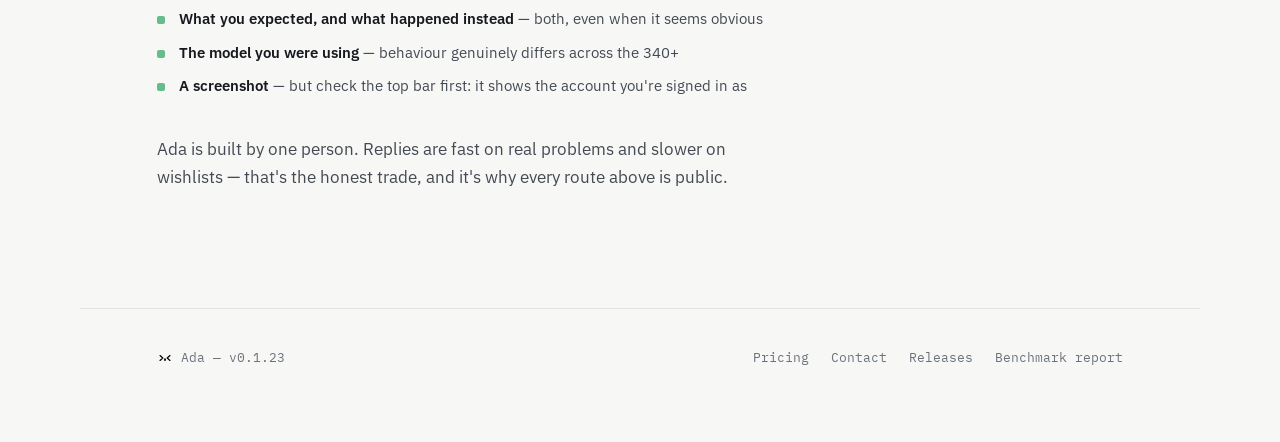
<file: contact.html>
<!doctype html>
<html lang="en">
  <head>
    <meta charset="utf-8" />
    <meta name="viewport" content="width=device-width, initial-scale=1" />
    <title>Contact — Ada</title>
    <meta
      name="description"
      content="Request access, report a bug, or disclose a security issue. Everything runs through GitHub."
    />
    <link rel="icon" href="assets/img/icon.png" />
    <link rel="stylesheet" href="style.css" />
    <script>
      // applied before first paint so a stored light choice never flashes dark
      try {
        var t = localStorage.getItem('ada-theme');
        if (t) document.documentElement.dataset.theme = t;
      } catch (e) {}
    </script>
  </head>
  <body>
    <header class="bar">
      <a class="brand" href="index.html">
        <img src="assets/img/mark.svg" alt="" width="22" height="22" />
        <span>Ada</span>
      </a>
      <nav>
        <a href="index.html#product">Product</a>
        <a href="pricing.html">Pricing</a>
        <a href="index.html#numbers">Benchmark</a>
        <button id="theme" class="tgl" type="button" title="Switch theme" aria-label="Switch theme">
          <svg class="sun" width="14" height="14" viewBox="0 0 18 18" fill="none" stroke="currentColor" stroke-width="1.5">
            <circle cx="9" cy="9" r="3.4" />
            <path d="M9 1.5v2M9 14.5v2M1.5 9h2M14.5 9h2M3.7 3.7l1.4 1.4M12.9 12.9l1.4 1.4M14.3 3.7l-1.4 1.4M5.1 12.9l-1.4 1.4" stroke-linecap="round" />
          </svg>
          <svg class="moon" width="14" height="14" viewBox="0 0 18 18" fill="none" stroke="currentColor" stroke-width="1.5">
            <path d="M15 10.8A6.5 6.5 0 0 1 7.2 3a6.5 6.5 0 1 0 7.8 7.8z" stroke-linejoin="round" />
          </svg>
        </button>
        <a class="cta-sm" href="index.html#download">Download</a>
      </nav>
    </header>

    <main>
      <section class="hero narrow">
        <p class="eyebrow"><span class="mk">&gt;&#8201;&lt;</span> contact</p>
        <h1>Everything runs through GitHub.</h1>
        <p class="lede">
          One public trail, no support inbox where questions go to die. Whatever
          you need, there's a route below &mdash; and the answer stays readable
          for whoever asks next.
        </p>
      </section>

      <section class="band">
        <div class="routes">
          <a
            class="route"
            href="https://github.com/black141312/ada-releases/issues/new"
          >
            <span class="rnum">01</span>
            <h2>Request access</h2>
            <p>
              Ada is in beta and accounts are granted one at a time. Open an
              issue titled
              <b>Access request</b> &mdash; your GitHub account <em>is</em> the
              credential, so there's nothing else to send. We add it to the
              allow-list and you sign in.
            </p>
            <span class="go">Open an issue &rarr;</span>
          </a>

          <a
            class="route"
            href="https://github.com/black141312/ada-releases/issues"
          >
            <span class="rnum">02</span>
            <h2>Bug or feature</h2>
            <p>
              Something broken, something missing, something that annoyed you.
              Search first &mdash; it may already be filed and fixed in the next
              build. Ada updates itself, so fixes reach you without another
              download.
            </p>
            <span class="go">Browse or file &rarr;</span>
          </a>

          <a
            class="route"
            href="https://github.com/black141312/ada/blob/main/SECURITY.md"
          >
            <span class="rnum">03</span>
            <h2>Security</h2>
            <p>
              Please don't open a public issue for a vulnerability. The engine
              repository has a disclosure policy with a private reporting route
              &mdash; use that and we'll respond before anything is made public.
            </p>
            <span class="go">Disclosure policy &rarr;</span>
          </a>

          <a
            class="route"
            href="https://github.com/black141312/ada-releases/releases"
          >
            <span class="rnum">04</span>
            <h2>Releases</h2>
            <p>
              Every version, what changed in it, and installers for all three
              platforms. Ada checks here for updates on its own &mdash; this is
              just where the record lives.
            </p>
            <span class="go">All releases &rarr;</span>
          </a>
        </div>
      </section>

      <section class="band">
        <p class="eyebrow">
          <span class="mk">&gt;&#8201;&lt;</span> a good bug report
        </p>
        <h2>What actually helps us fix it.</h2>
        <p class="say">
          You don't need all of this. But each line you include roughly halves
          how long the fix takes, and the first two matter most.
        </p>
        <ul class="ticks wide-list">
          <li>
            <b>Version and OS</b> &mdash; the version is in the window title bar
            and on every release
          </li>
          <li>
            <b>What you did, in order</b> &mdash; three steps beats a paragraph
            of description
          </li>
          <li>
            <b>What you expected, and what happened instead</b> &mdash; both,
            even when it seems obvious
          </li>
          <li>
            <b>The model you were using</b> &mdash; behaviour genuinely differs
            across the 340+
          </li>
          <li>
            <b>A screenshot</b> &mdash; but check the top bar first: it shows
            the account you're signed in as
          </li>
        </ul>
        <p class="say" style="margin-top: 26px">
          Ada is built by one person. Replies are fast on real problems and
          slower on wishlists &mdash; that's the honest trade, and it's why
          every route above is public.
        </p>
      </section>
    </main>

    <footer>
      <div class="foot">
        <span
          ><img src="assets/img/mark.svg" alt="" width="16" height="16" /> Ada
          &mdash; v0.1.23</span
        >
        <nav>
          <a href="pricing.html">Pricing</a>
          <a href="contact.html">Contact</a>
          <a href="https://github.com/black141312/ada-releases">Releases</a>
          <a href="report.html">Benchmark report</a>
        </nav>
      </div>
    </footer>
    <script src="theme.js" defer></script>
  </body>
</html>
</file>
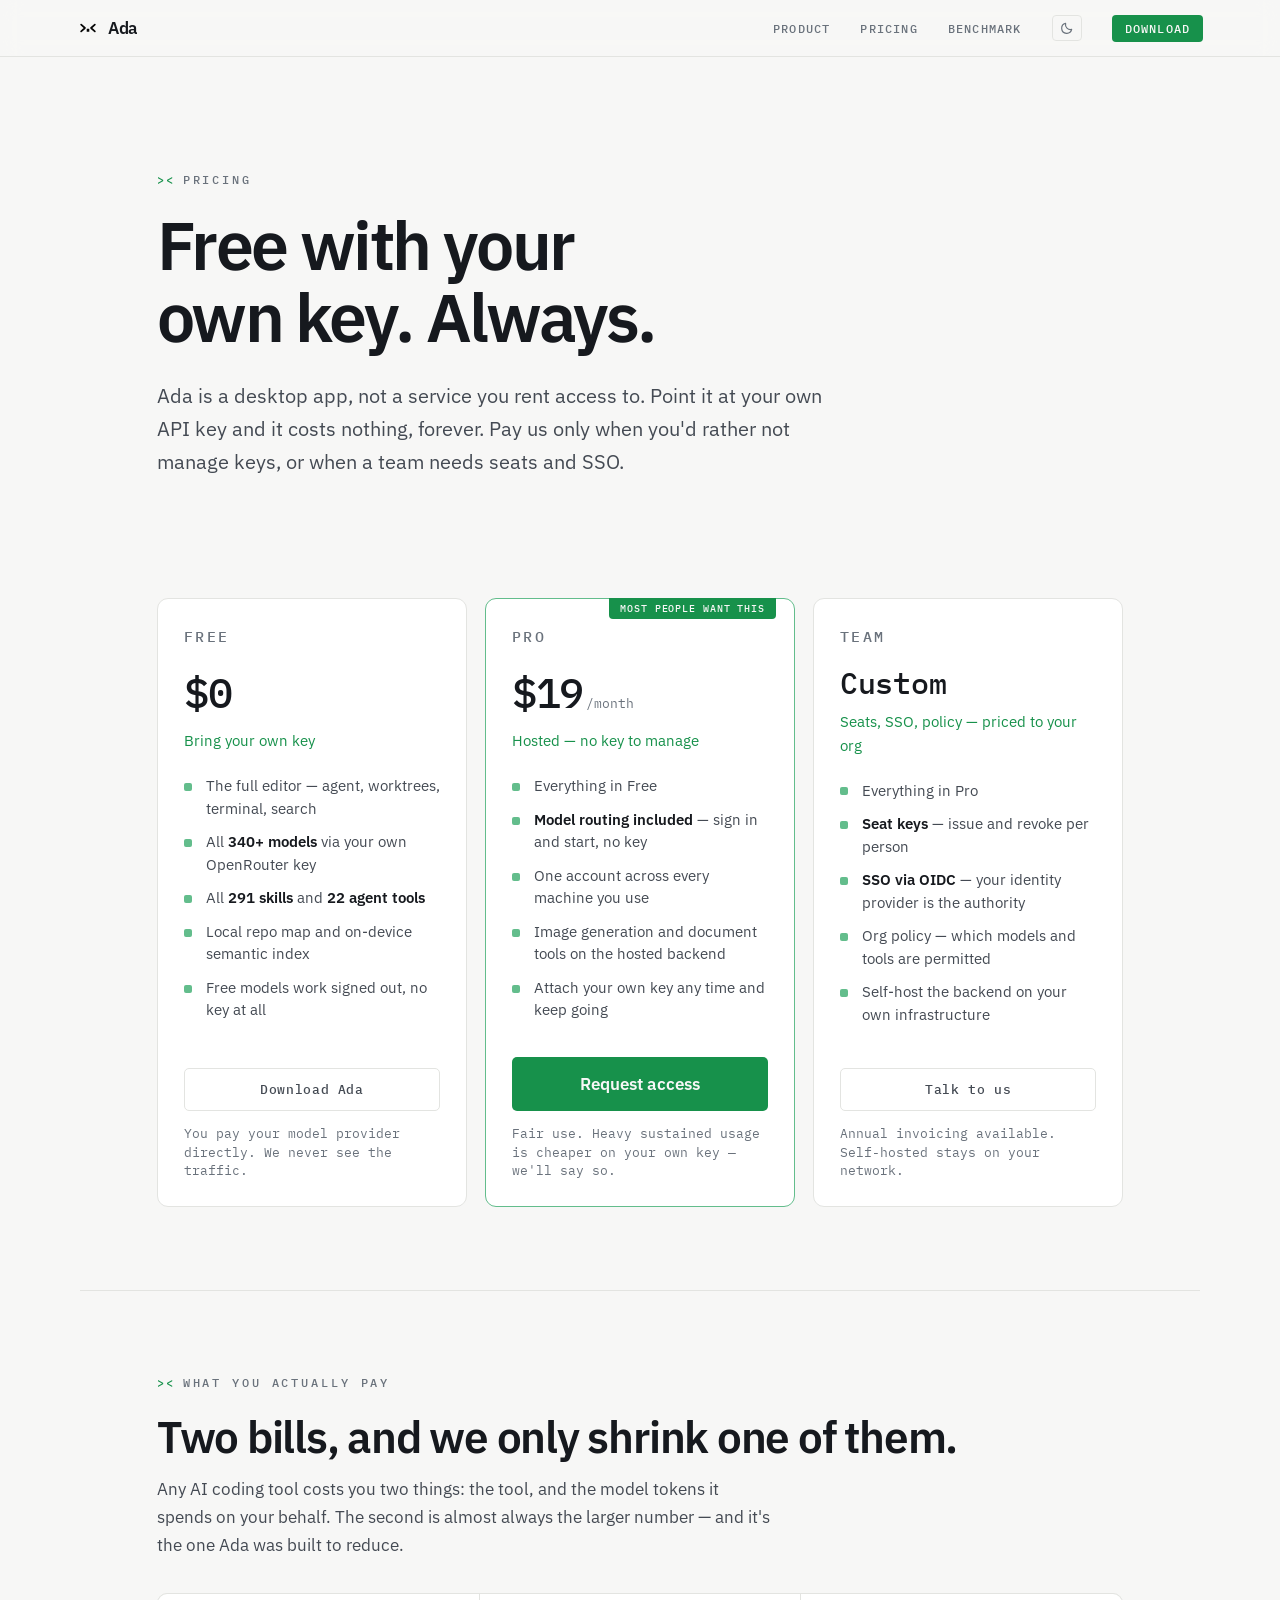
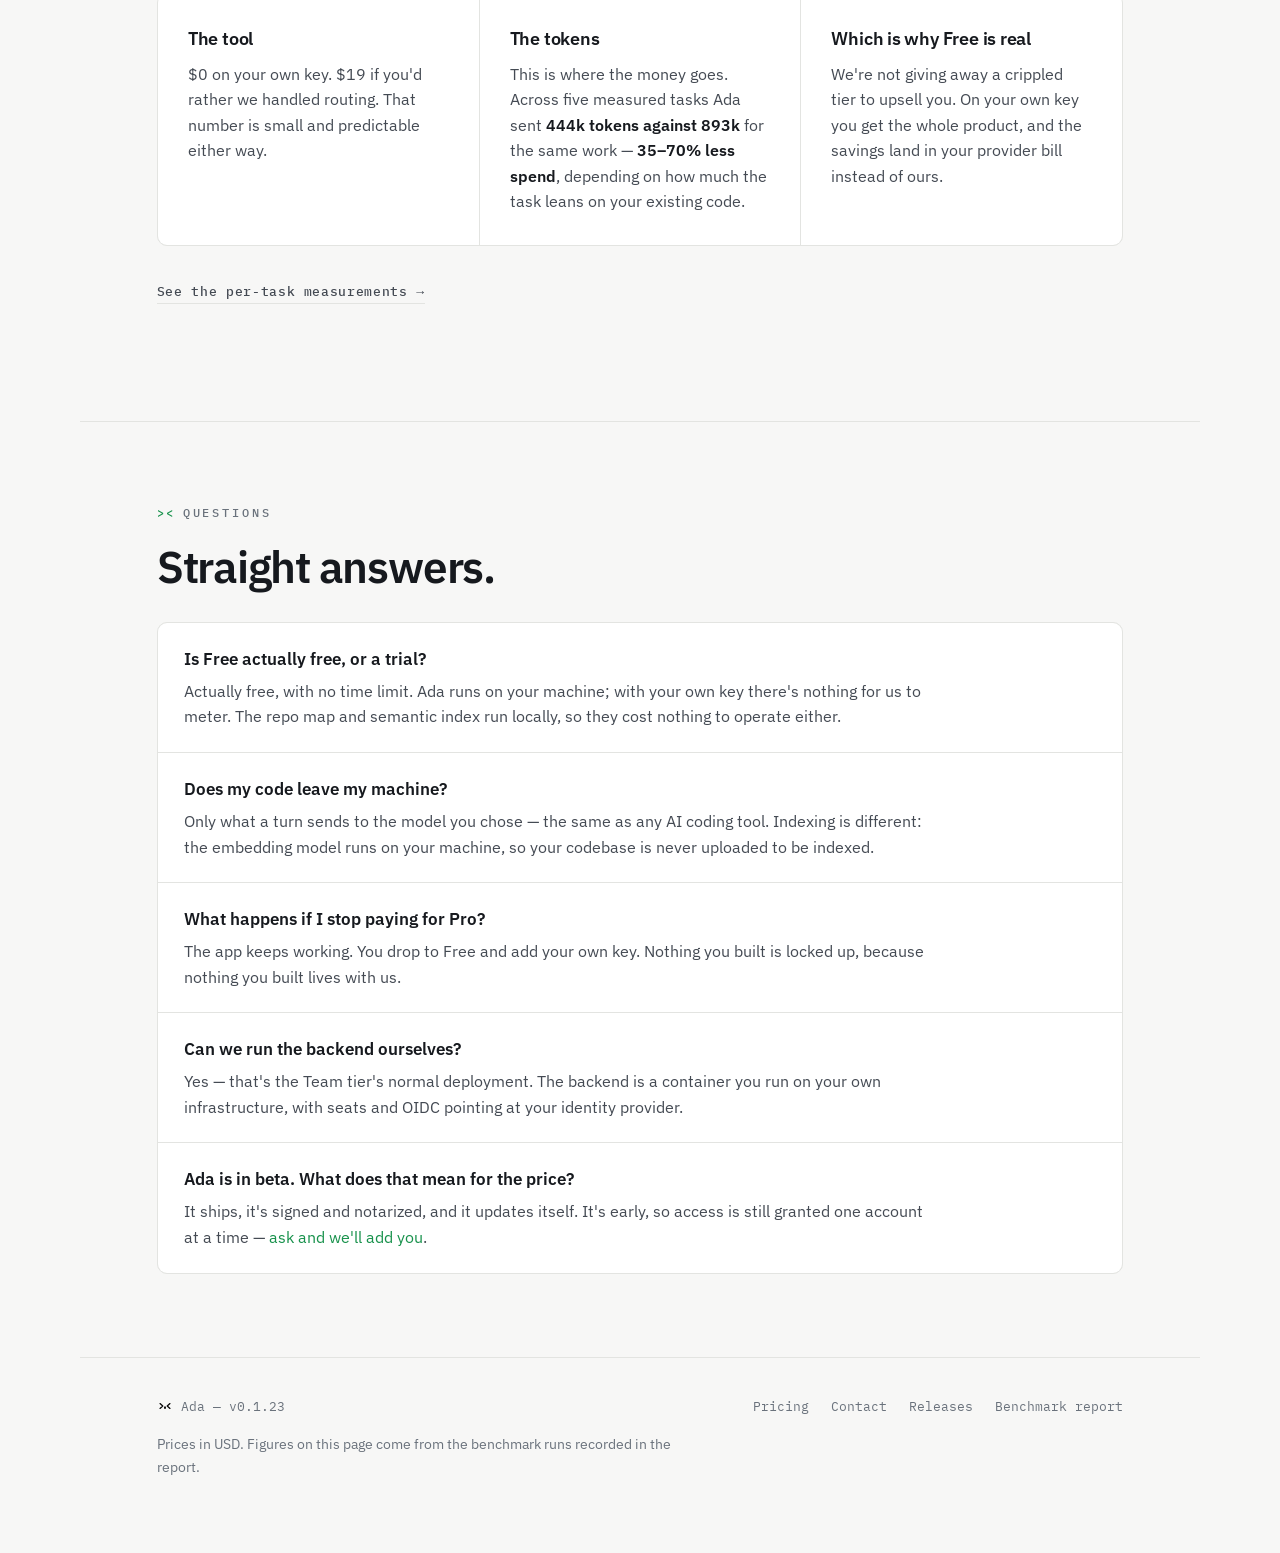
<file: pricing.html>
<!doctype html>
<html lang="en">
  <head>
    <meta charset="utf-8" />
    <meta name="viewport" content="width=device-width, initial-scale=1" />
    <title>Pricing — Ada</title>
    <meta
      name="description"
      content="Free forever with your own key. Hosted routing from $19/month. Custom pricing for teams that need seats and SSO."
    />
    <link rel="icon" href="assets/img/icon.png" />
    <link rel="stylesheet" href="style.css" />
    <script>
      // applied before first paint so a stored light choice never flashes dark
      try {
        var t = localStorage.getItem('ada-theme');
        if (t) document.documentElement.dataset.theme = t;
      } catch (e) {}
    </script>
  </head>
  <body>
    <header class="bar">
      <a class="brand" href="index.html">
        <img src="assets/img/mark.svg" alt="" width="22" height="22" />
        <span>Ada</span>
      </a>
      <nav>
        <a href="index.html#product">Product</a>
        <a href="pricing.html">Pricing</a>
        <a href="index.html#numbers">Benchmark</a>
        <button id="theme" class="tgl" type="button" title="Switch theme" aria-label="Switch theme">
          <svg class="sun" width="14" height="14" viewBox="0 0 18 18" fill="none" stroke="currentColor" stroke-width="1.5">
            <circle cx="9" cy="9" r="3.4" />
            <path d="M9 1.5v2M9 14.5v2M1.5 9h2M14.5 9h2M3.7 3.7l1.4 1.4M12.9 12.9l1.4 1.4M14.3 3.7l-1.4 1.4M5.1 12.9l-1.4 1.4" stroke-linecap="round" />
          </svg>
          <svg class="moon" width="14" height="14" viewBox="0 0 18 18" fill="none" stroke="currentColor" stroke-width="1.5">
            <path d="M15 10.8A6.5 6.5 0 0 1 7.2 3a6.5 6.5 0 1 0 7.8 7.8z" stroke-linejoin="round" />
          </svg>
        </button>
        <a class="cta-sm" href="index.html#download">Download</a>
      </nav>
    </header>

    <main>
      <section class="hero narrow">
        <p class="eyebrow"><span class="mk">&gt;&#8201;&lt;</span> pricing</p>
        <h1>Free with your own key. Always.</h1>
        <p class="lede">
          Ada is a desktop app, not a service you rent access to. Point it at
          your own API key and it costs nothing, forever. Pay us only when you'd
          rather not manage keys, or when a team needs seats and SSO.
        </p>
      </section>

      <section class="band">
        <div class="tiers">
          <article class="tier">
            <h2>Free</h2>
            <p class="price"><b>$0</b></p>
            <p class="tag">Bring your own key</p>
            <ul class="ticks">
              <li>
                The full editor &mdash; agent, worktrees, terminal, search
              </li>
              <li>All <b>340+ models</b> via your own OpenRouter key</li>
              <li>All <b>291 skills</b> and <b>22 agent tools</b></li>
              <li>Local repo map and on-device semantic index</li>
              <li>Free models work signed out, no key at all</li>
            </ul>
            <a class="ghost block" href="index.html#download">Download Ada</a>
            <p class="under">
              You pay your model provider directly. We never see the traffic.
            </p>
          </article>

          <article class="tier mark">
            <p class="ribbon">Most people want this</p>
            <h2>Pro</h2>
            <p class="price"><b>$19</b><span>/month</span></p>
            <p class="tag">Hosted &mdash; no key to manage</p>
            <ul class="ticks">
              <li>Everything in Free</li>
              <li>
                <b>Model routing included</b> &mdash; sign in and start, no key
              </li>
              <li>One account across every machine you use</li>
              <li>Image generation and document tools on the hosted backend</li>
              <li>Attach your own key any time and keep going</li>
            </ul>
            <a class="cta block" href="contact.html">Request access</a>
            <p class="under">
              Fair use. Heavy sustained usage is cheaper on your own key &mdash;
              we'll say so.
            </p>
          </article>

          <article class="tier">
            <h2>Team</h2>
            <p class="price word"><b>Custom</b></p>
            <p class="tag">Seats, SSO, policy &mdash; priced to your org</p>
            <ul class="ticks">
              <li>Everything in Pro</li>
              <li><b>Seat keys</b> &mdash; issue and revoke per person</li>
              <li>
                <b>SSO via OIDC</b> &mdash; your identity provider is the
                authority
              </li>
              <li>Org policy &mdash; which models and tools are permitted</li>
              <li>Self-host the backend on your own infrastructure</li>
            </ul>
            <a class="ghost block" href="contact.html">Talk to us</a>
            <p class="under">
              Annual invoicing available. Self-hosted stays on your network.
            </p>
          </article>
        </div>
      </section>

      <section class="band">
        <p class="eyebrow">
          <span class="mk">&gt;&#8201;&lt;</span> what you actually pay
        </p>
        <h2>Two bills, and we only shrink one of them.</h2>
        <p class="say">
          Any AI coding tool costs you two things: the tool, and the model
          tokens it spends on your behalf. The second is almost always the
          larger number &mdash; and it's the one Ada was built to reduce.
        </p>
        <div class="cards">
          <article>
            <h3>The tool</h3>
            <p>
              $0 on your own key. $19 if you'd rather we handled routing. That
              number is small and predictable either way.
            </p>
          </article>
          <article>
            <h3>The tokens</h3>
            <p>
              This is where the money goes. Across five measured tasks Ada sent
              <b>444k tokens against 893k</b> for the same work &mdash;
              <b>35&ndash;70% less spend</b>, depending on how much the task
              leans on your existing code.
            </p>
          </article>
          <article>
            <h3>Which is why Free is real</h3>
            <p>
              We're not giving away a crippled tier to upsell you. On your own
              key you get the whole product, and the savings land in your
              provider bill instead of ours.
            </p>
          </article>
        </div>
        <p class="say" style="margin-top: 30px">
          <a class="ghost" href="index.html#numbers"
            >See the per-task measurements &rarr;</a
          >
        </p>
      </section>

      <section class="band">
        <p class="eyebrow"><span class="mk">&gt;&#8201;&lt;</span> questions</p>
        <h2>Straight answers.</h2>
        <dl class="faq">
          <div>
            <dt>Is Free actually free, or a trial?</dt>
            <dd>
              Actually free, with no time limit. Ada runs on your machine; with
              your own key there's nothing for us to meter. The repo map and
              semantic index run locally, so they cost nothing to operate
              either.
            </dd>
          </div>
          <div>
            <dt>Does my code leave my machine?</dt>
            <dd>
              Only what a turn sends to the model you chose &mdash; the same as
              any AI coding tool. Indexing is different: the embedding model
              runs on your machine, so your codebase is never uploaded to be
              indexed.
            </dd>
          </div>
          <div>
            <dt>What happens if I stop paying for Pro?</dt>
            <dd>
              The app keeps working. You drop to Free and add your own key.
              Nothing you built is locked up, because nothing you built lives
              with us.
            </dd>
          </div>
          <div>
            <dt>Can we run the backend ourselves?</dt>
            <dd>
              Yes &mdash; that's the Team tier's normal deployment. The backend
              is a container you run on your own infrastructure, with seats and
              OIDC pointing at your identity provider.
            </dd>
          </div>
          <div>
            <dt>Ada is in beta. What does that mean for the price?</dt>
            <dd>
              It ships, it's signed and notarized, and it updates itself. It's
              early, so access is still granted one account at a time &mdash;
              <a href="contact.html">ask and we'll add you</a>.
            </dd>
          </div>
        </dl>
      </section>
    </main>

    <footer>
      <div class="foot">
        <span
          ><img src="assets/img/mark.svg" alt="" width="16" height="16" /> Ada
          &mdash; v0.1.23</span
        >
        <nav>
          <a href="pricing.html">Pricing</a>
          <a href="contact.html">Contact</a>
          <a href="https://github.com/black141312/ada-releases">Releases</a>
          <a href="report.html">Benchmark report</a>
        </nav>
      </div>
      <p class="fine">
        Prices in USD. Figures on this page come from the benchmark runs
        recorded in the report.
      </p>
    </footer>
    <script src="theme.js" defer></script>
  </body>
</html>
</file>
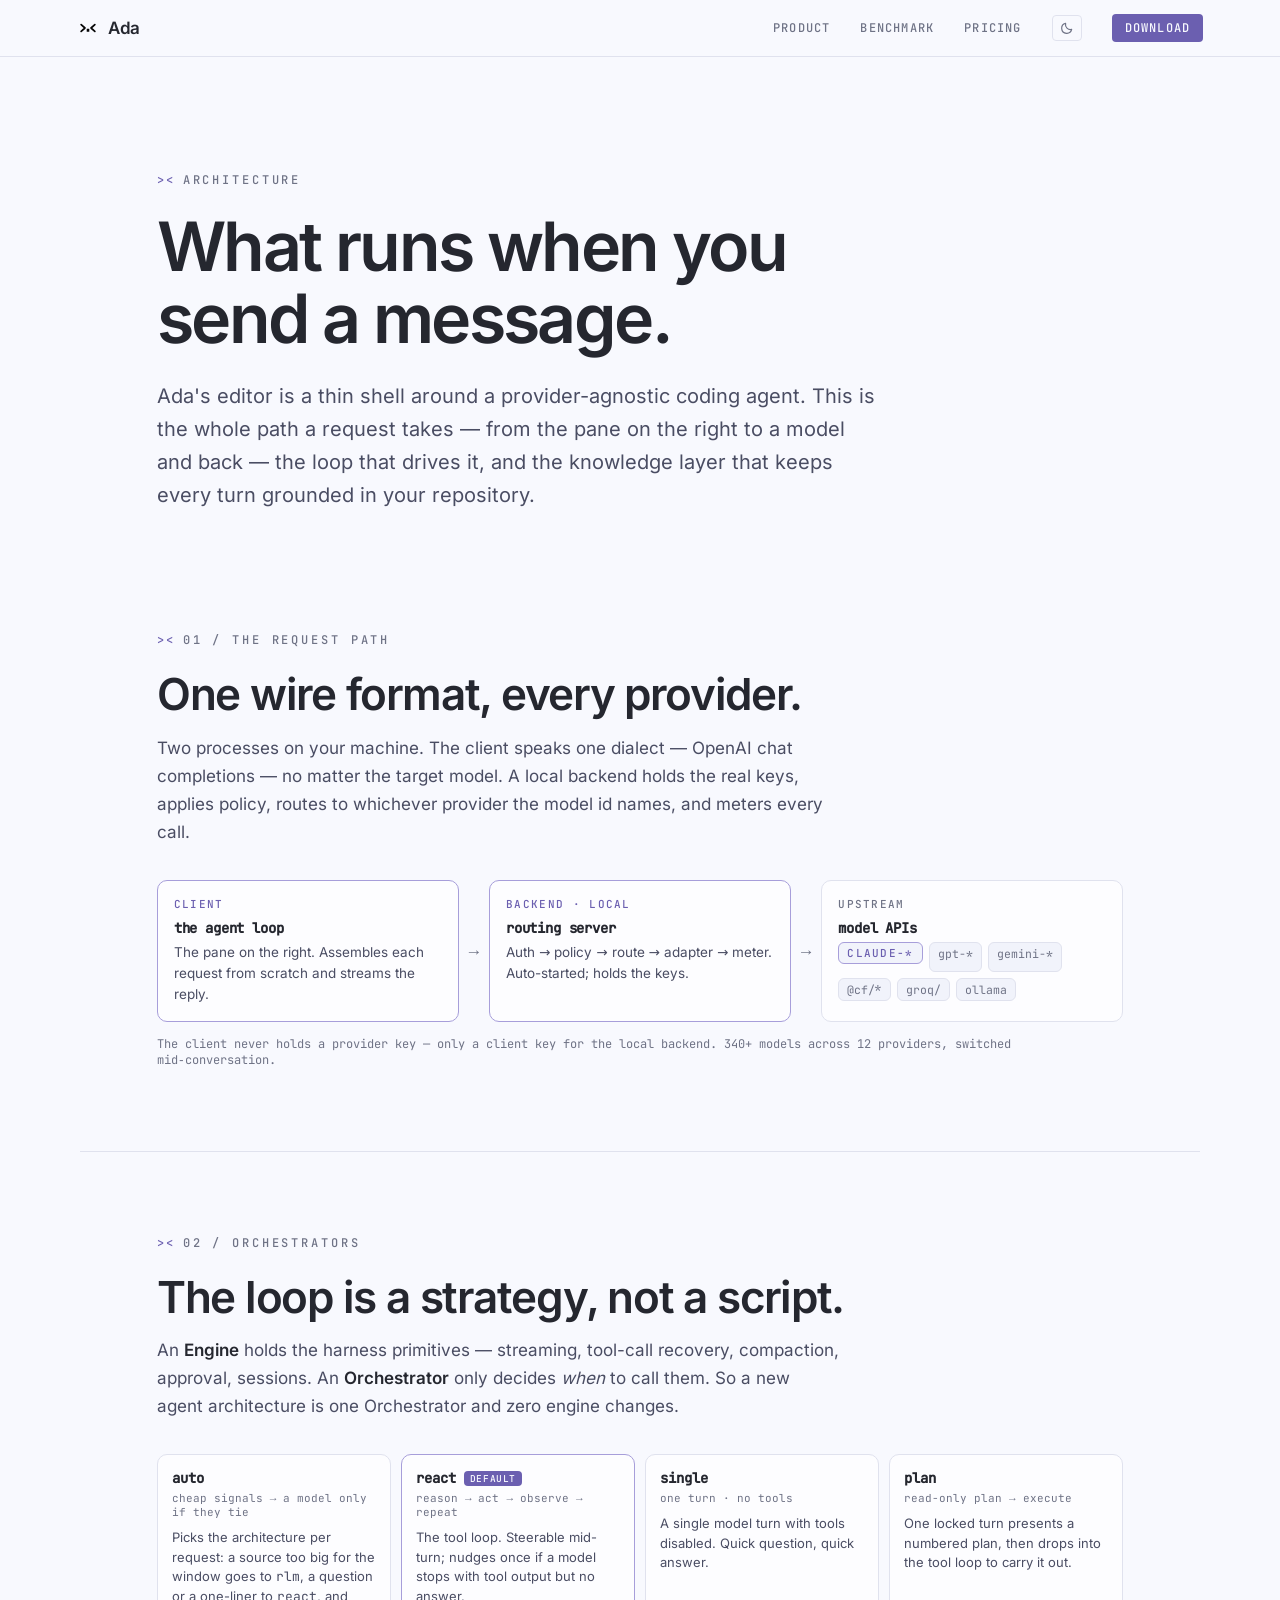
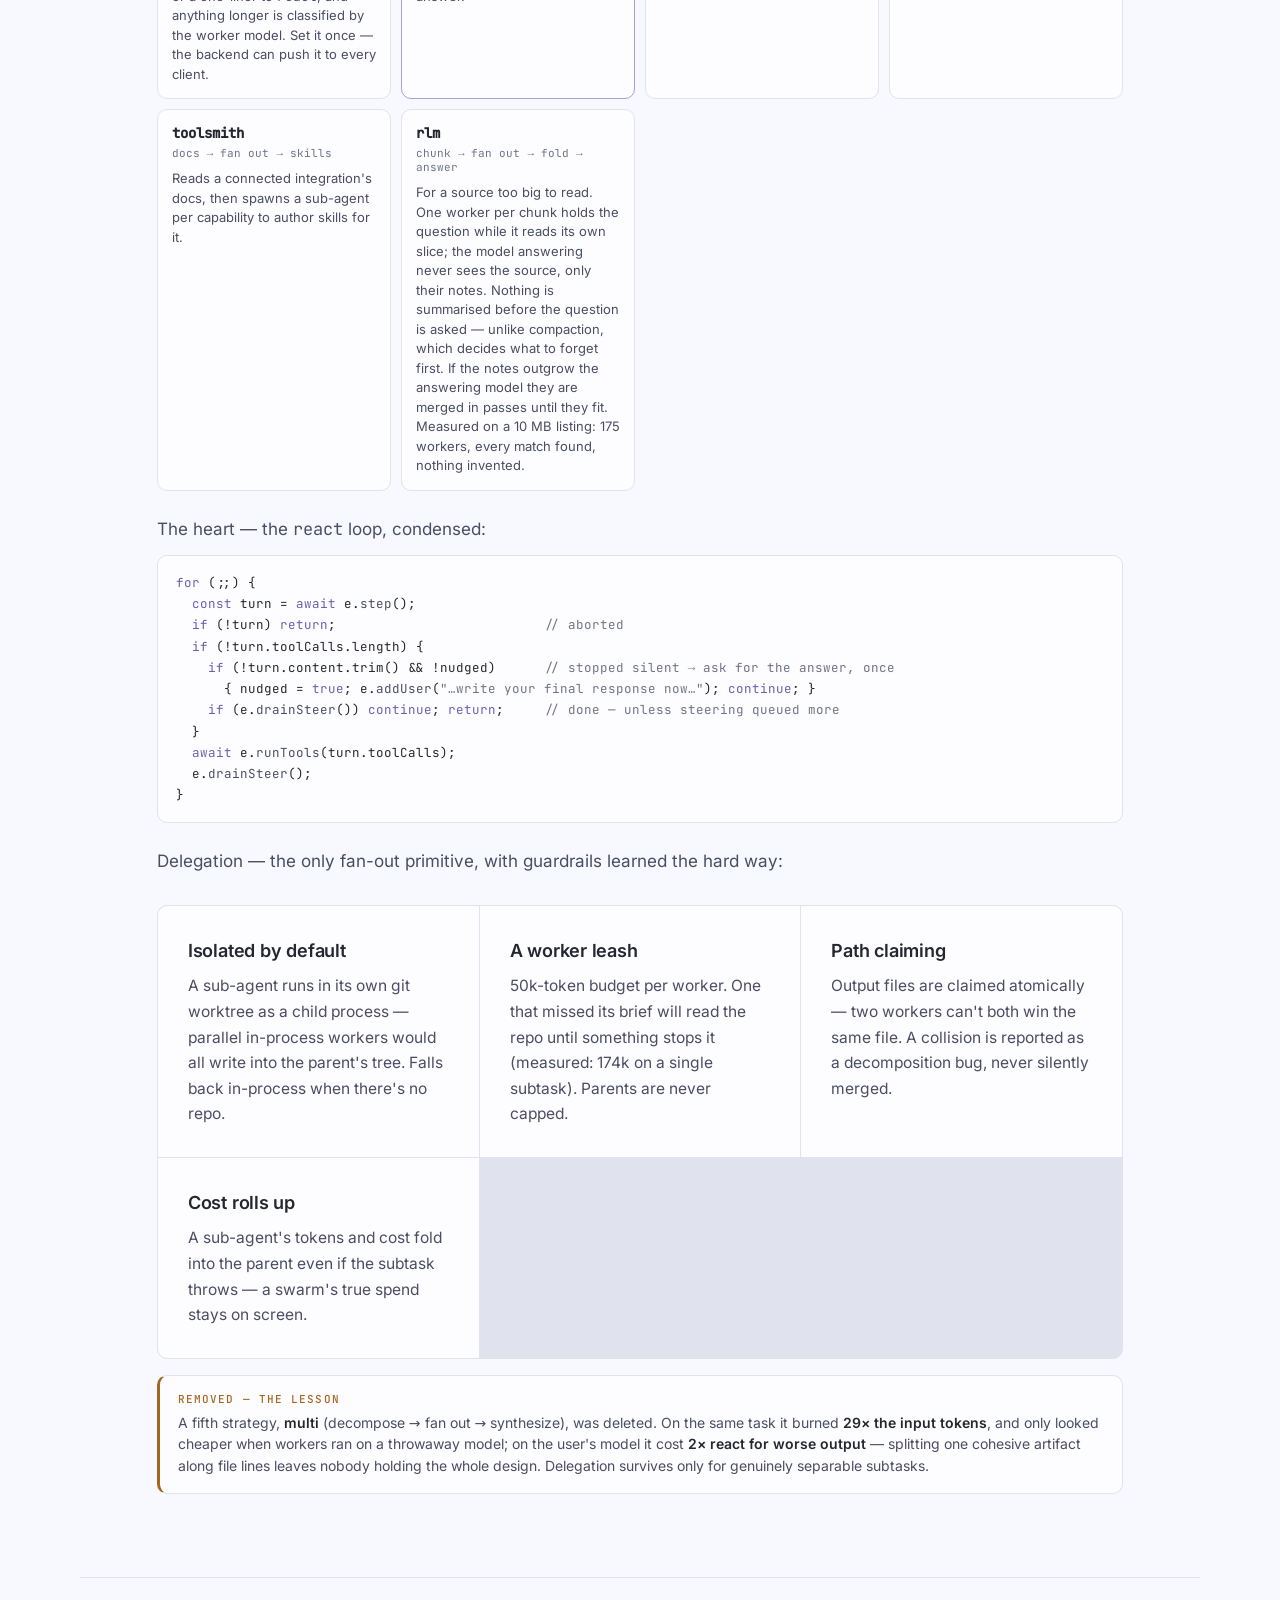
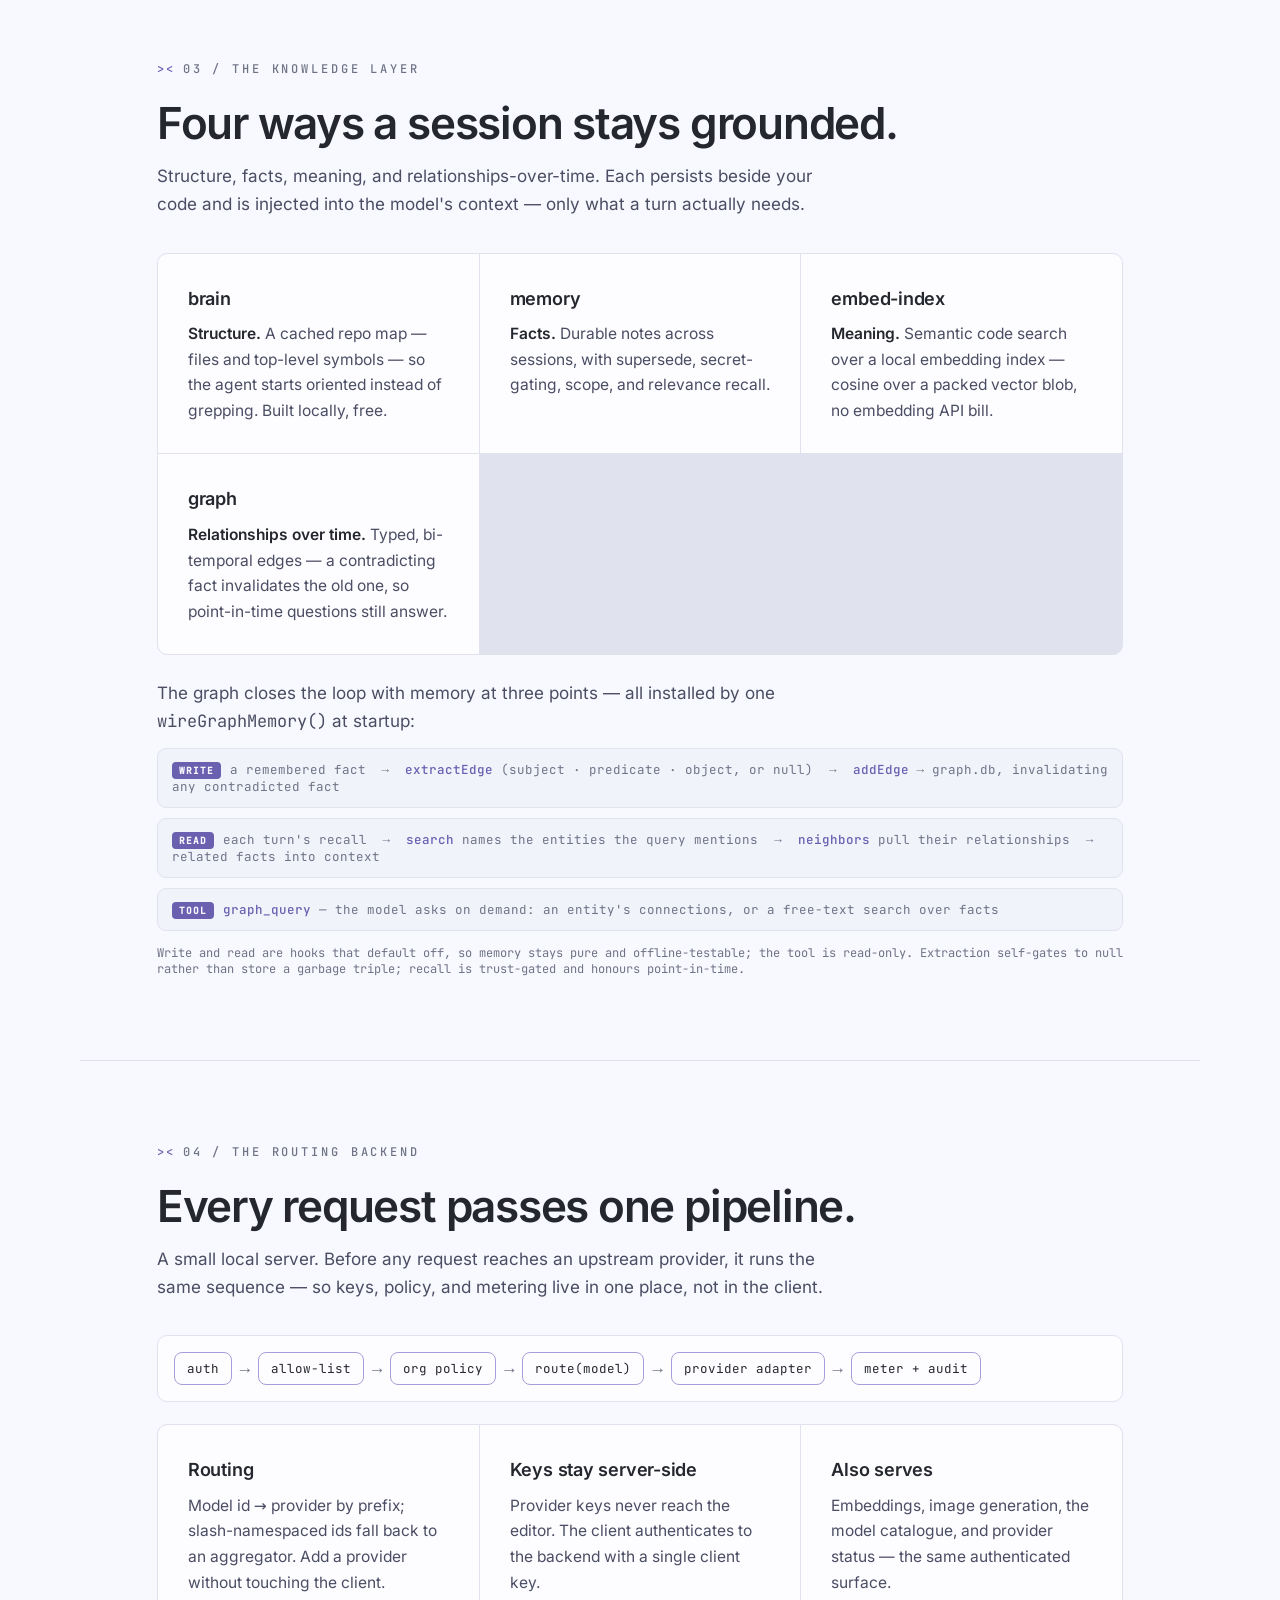
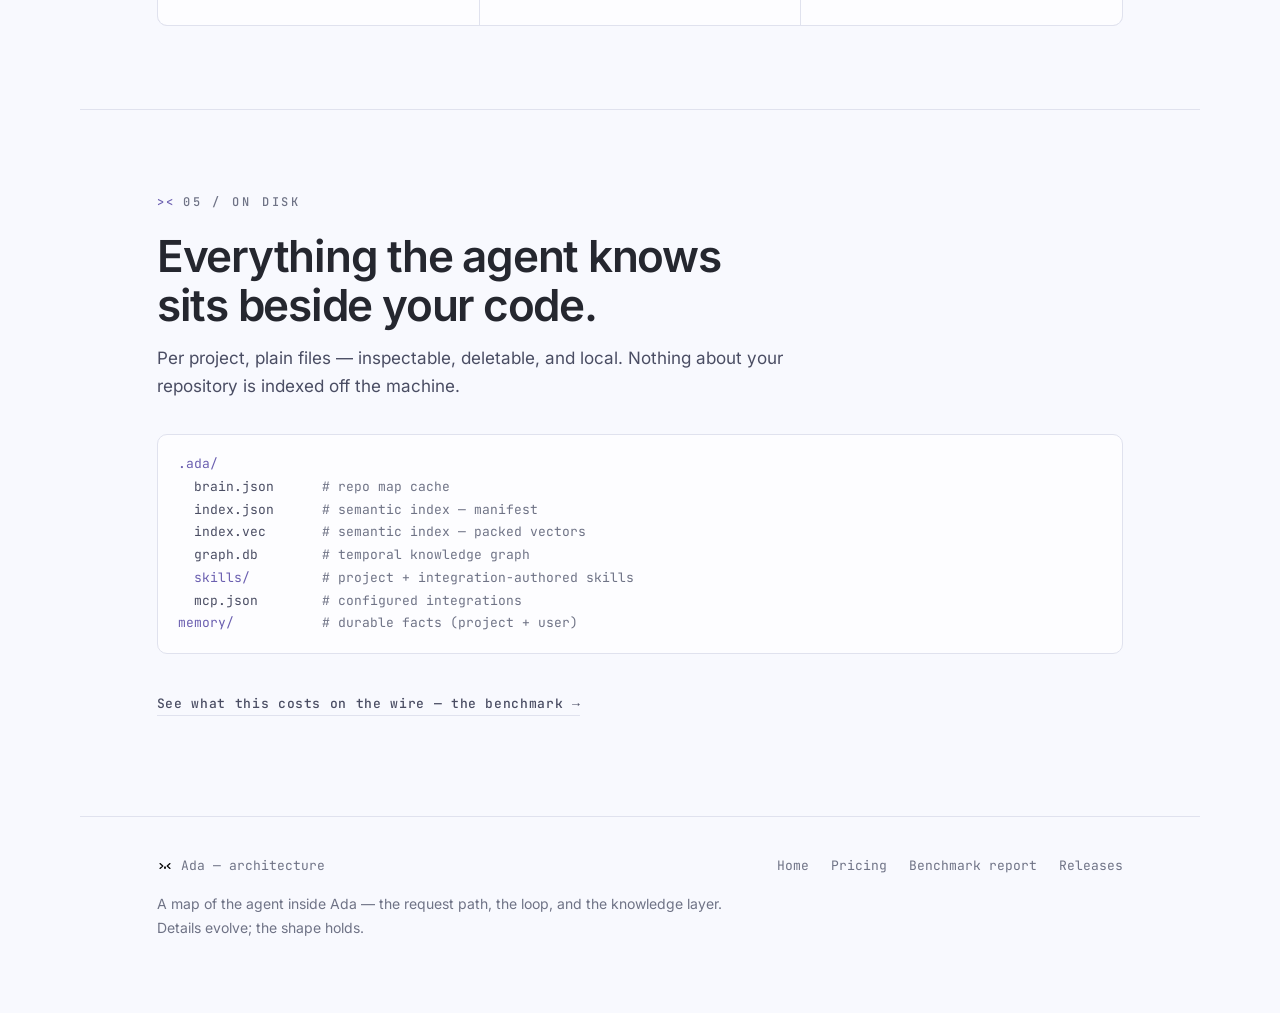
<file: public/architecture.html>
<!doctype html>
<html lang="en">
  <head>
    <meta charset="utf-8" />
    <meta name="viewport" content="width=device-width, initial-scale=1" />
    <title>Ada — Architecture</title>
    <link rel="canonical" href="https://adacodelabs.com/architecture.html" />
    <meta
      name="description"
      content="How Ada works: an editor around a provider-agnostic coding agent. The request path, the orchestrators, and the temporal knowledge graph that keeps every turn grounded."
    />
    <link rel="icon" href="assets/img/icon.png" />
    <link rel="stylesheet" href="style.css" />
    <script>
      try {
        var t = localStorage.getItem('ada-theme');
        if (t) document.documentElement.dataset.theme = t;
      } catch (e) {}
    </script>
    <meta property="og:title" content="Ada — Architecture" />
    <meta property="og:description" content="What runs when you send a message — client, routing backend, providers, and the knowledge layer." />
    <meta property="og:url" content="https://adacodelabs.com/architecture.html" />
    <meta property="og:type" content="website" />
    <meta property="og:site_name" content="Ada" />
    <meta property="og:image" content="https://adacodelabs.com/assets/img/ada-agent-working.jpg" />
    <meta property="og:image:width" content="1440" />
    <meta property="og:image:height" content="900" />
    <meta name="twitter:card" content="summary_large_image" />
    <meta name="twitter:title" content="Ada — Architecture" />
    <meta name="twitter:description" content="What runs when you send a message — client, routing backend, providers, and the knowledge layer." />
    <meta name="twitter:image" content="https://adacodelabs.com/assets/img/ada-agent-working.jpg" />
    <script type="application/ld+json">
      {
        "@context": "https://schema.org",
        "@type": "TechArticle",
        "headline": "Ada — Architecture",
        "description": "How Ada works: an editor around a provider-agnostic coding agent. The request path, the orchestrators, and the temporal knowledge graph that keeps every turn grounded.",
        "url": "https://adacodelabs.com/architecture.html",
        "author": { "@type": "Organization", "name": "Ada" }
      }
    </script>
    <style>
      /* Page-scoped diagram furniture — built on the site tokens (green = Ada, one accent). */
      .a-flow { display: flex; align-items: stretch; }
      .a-node { flex: 1 1 0; min-width: 0; border: 1px solid var(--line); background: var(--panel); border-radius: 10px; padding: 16px; }
      .a-node.on { border-color: var(--ada-dim); }
      .a-node .k { font: 500 11px var(--mono); letter-spacing: 0.12em; text-transform: uppercase; color: var(--dim); margin: 0 0 8px; }
      .a-node.on .k { color: var(--ada); }
      .a-node h3 { font: 600 14px var(--mono); margin: 0 0 5px; }
      .a-node p { margin: 0; font-size: 13.5px; color: var(--ink-2); line-height: 1.55; }
      .a-arrow { flex: 0 0 auto; display: flex; align-items: center; padding: 0 10px; color: var(--dim); font-family: var(--mono); }
      @media (max-width: 720px) {
        .a-flow { flex-direction: column; }
        .a-arrow { padding: 8px 0; }
        .a-arrow span { transform: rotate(90deg); display: inline-block; }
      }
      .a-chips { display: flex; flex-wrap: wrap; gap: 6px; margin-top: 2px; }
      .a-chip { font: 400 11.5px var(--mono); padding: 3px 8px; border: 1px solid var(--line); border-radius: 6px; color: var(--dim); background: var(--panel-2); white-space: nowrap; }
      .a-chip.k { color: var(--ada); border-color: var(--ada-dim); }
      .a-note { font: 400 12px var(--mono); color: var(--dim); margin: 14px 0 0; }

      .a-strats { display: grid; grid-template-columns: repeat(auto-fit, minmax(220px, 1fr)); gap: 10px; margin-top: 6px; }
      .a-strat { border: 1px solid var(--line); border-radius: 10px; padding: 14px; background: var(--panel); }
      .a-strat.def { border-color: var(--ada-dim); }
      .a-strat .n { font: 600 14px var(--mono); display: flex; align-items: center; gap: 8px; }
      .a-strat .t { font: 400 11px var(--mono); color: var(--dim); margin: 4px 0 9px; }
      .a-strat p { margin: 0; font-size: 13px; color: var(--ink-2); line-height: 1.5; }
      .a-flag { font: 500 9.5px var(--mono); letter-spacing: 0.06em; text-transform: uppercase; color: var(--void); background: var(--ada); border-radius: 4px; padding: 1px 6px; }

      .a-code { font: 400 12.5px/1.7 var(--mono); background: var(--panel); border: 1px solid var(--line); border-radius: 10px; padding: 16px 18px; overflow-x: auto; white-space: pre; margin: 0; color: var(--ink); }
      .a-code .kw { color: var(--ada); } .a-code .cm { color: var(--dim); } .a-code .fn { color: var(--ink-2); }

      .a-pipe { display: flex; flex-wrap: wrap; gap: 8px; align-items: center; background: var(--panel); border: 1px solid var(--line); border-radius: 10px; padding: 16px; }
      .a-stage { font: 400 12.5px var(--mono); border: 1px solid var(--ada-dim); border-radius: 8px; padding: 7px 12px; color: var(--ink); }
      .a-pipe .s { color: var(--dim); font-family: var(--mono); }

      .a-flows { display: grid; gap: 10px; margin-top: 6px; }
      .a-fline { font: 400 12.5px var(--mono); background: var(--panel-2); border: 1px solid var(--line); border-radius: 9px; padding: 12px 14px; overflow-x: auto; color: var(--dim); }
      .a-fline b { color: var(--ada); font-weight: 500; }
      .a-fline .m { color: var(--dim); }
      .a-dir { font: 700 9.5px var(--mono); letter-spacing: 0.1em; text-transform: uppercase; color: var(--void); background: var(--ada); border-radius: 4px; padding: 2px 7px; margin-right: 9px; }

      .a-tree { font: 400 13px/1.75 var(--mono); background: var(--panel); border: 1px solid var(--line); border-radius: 10px; padding: 18px 20px; overflow-x: auto; color: var(--ink-2); margin: 0; }
      .a-tree .d { color: var(--ada); } .a-tree .c { color: var(--dim); }

      .a-cut { border: 1px solid var(--line); border-left: 3px solid var(--other); border-radius: 10px; background: var(--panel); padding: 16px 18px; margin-top: 16px; }
      .a-cut .l { font: 500 11px var(--mono); letter-spacing: 0.1em; text-transform: uppercase; color: var(--other); margin: 0 0 6px; }
      .a-cut p { margin: 0; font-size: 14px; color: var(--ink-2); line-height: 1.55; }
      .a-sub { max-width: 62ch; color: var(--ink-2); margin: 24px 0 12px; }
    </style>
  </head>
  <body>
    <header class="bar">
      <a class="brand" href="index.html">
        <img src="assets/img/mark.svg" alt="" width="22" height="22" />
        <span>Ada</span>
      </a>
      <nav>
        <a href="index.html#product">Product</a>
        <a href="index.html#numbers">Benchmark</a>
        <a href="pricing.html">Pricing</a>
        <button id="theme" class="tgl" type="button" title="Switch theme" aria-label="Switch theme">
          <svg class="sun" width="14" height="14" viewBox="0 0 18 18" fill="none" stroke="currentColor" stroke-width="1.5">
            <circle cx="9" cy="9" r="3.4" />
            <path d="M9 1.5v2M9 14.5v2M1.5 9h2M14.5 9h2M3.7 3.7l1.4 1.4M12.9 12.9l1.4 1.4M14.3 3.7l-1.4 1.4M5.1 12.9l-1.4 1.4" stroke-linecap="round" />
          </svg>
          <svg class="moon" width="14" height="14" viewBox="0 0 18 18" fill="none" stroke="currentColor" stroke-width="1.5">
            <path d="M15 10.8A6.5 6.5 0 0 1 7.2 3a6.5 6.5 0 1 0 7.8 7.8z" stroke-linejoin="round" />
          </svg>
        </button>
        <a class="cta-sm" href="index.html#download">Download</a>
      </nav>
    </header>

    <main id="top">
      <!-- ── hero ─────────────────────────────────────────────── -->
      <section class="hero narrow">
        <p class="eyebrow"><span class="mk">&gt;&#8201;&lt;</span> architecture</p>
        <h1>What runs when you send a message.</h1>
        <p class="lede">
          Ada's editor is a thin shell around a provider-agnostic coding agent. This is the whole path
          a request takes &mdash; from the pane on the right to a model and back &mdash; the loop that
          drives it, and the knowledge layer that keeps every turn grounded in your repository.
        </p>
      </section>

      <!-- ── 01 request path ──────────────────────────────────── -->
      <section class="band">
        <p class="eyebrow"><span class="mk">&gt;&#8201;&lt;</span> 01 / the request path</p>
        <h2>One wire format, every provider.</h2>
        <p class="say">
          Two processes on your machine. The client speaks one dialect &mdash; OpenAI chat
          completions &mdash; no matter the target model. A local backend holds the real keys, applies
          policy, routes to whichever provider the model id names, and meters every call.
        </p>

        <div class="a-flow">
          <div class="a-node on">
            <p class="k">Client</p>
            <h3>the agent loop</h3>
            <p>The pane on the right. Assembles each request from scratch and streams the reply.</p>
          </div>
          <div class="a-arrow"><span>&rarr;</span></div>
          <div class="a-node on">
            <p class="k">Backend &middot; local</p>
            <h3>routing server</h3>
            <p>Auth &rarr; policy &rarr; route &rarr; adapter &rarr; meter. Auto-started; holds the keys.</p>
          </div>
          <div class="a-arrow"><span>&rarr;</span></div>
          <div class="a-node">
            <p class="k">Upstream</p>
            <h3>model APIs</h3>
            <div class="a-chips">
              <span class="a-chip k">claude-*</span><span class="a-chip">gpt-*</span><span class="a-chip">gemini-*</span>
              <span class="a-chip">@cf/*</span><span class="a-chip">groq/</span><span class="a-chip">ollama</span>
            </div>
          </div>
        </div>
        <p class="a-note">The client never holds a provider key &mdash; only a client key for the local backend. 340+ models across 12 providers, switched mid&#8209;conversation.</p>
      </section>

      <!-- ── 02 orchestrators ─────────────────────────────────── -->
      <section class="band">
        <p class="eyebrow"><span class="mk">&gt;&#8201;&lt;</span> 02 / orchestrators</p>
        <h2>The loop is a strategy, not a script.</h2>
        <p class="say">
          An <b>Engine</b> holds the harness primitives &mdash; streaming, tool-call recovery,
          compaction, approval, sessions. An <b>Orchestrator</b> only decides <em>when</em> to call
          them. So a new agent architecture is one Orchestrator and zero engine changes.
        </p>

        <div class="a-strats">
          <div class="a-strat">
            <div class="n">auto</div>
            <div class="t">cheap signals &rarr; a model only if they tie</div>
            <p>Picks the architecture per request: a source too big for the window goes to <span style="font-family: var(--mono)">rlm</span>, a question or a one-liner to <span style="font-family: var(--mono)">react</span>, and anything longer is classified by the worker model. Set it once &mdash; the backend can push it to every client.</p>
          </div>
          <div class="a-strat def">
            <div class="n">react <span class="a-flag">default</span></div>
            <div class="t">reason &rarr; act &rarr; observe &rarr; repeat</div>
            <p>The tool loop. Steerable mid-turn; nudges once if a model stops with tool output but no answer.</p>
          </div>
          <div class="a-strat">
            <div class="n">single</div>
            <div class="t">one turn &middot; no tools</div>
            <p>A single model turn with tools disabled. Quick question, quick answer.</p>
          </div>
          <div class="a-strat">
            <div class="n">plan</div>
            <div class="t">read-only plan &rarr; execute</div>
            <p>One locked turn presents a numbered plan, then drops into the tool loop to carry it out.</p>
          </div>
          <div class="a-strat">
            <div class="n">toolsmith</div>
            <div class="t">docs &rarr; fan out &rarr; skills</div>
            <p>Reads a connected integration's docs, then spawns a sub-agent per capability to author skills for it.</p>
          </div>
          <div class="a-strat">
            <div class="n">rlm</div>
            <div class="t">chunk &rarr; fan out &rarr; fold &rarr; answer</div>
            <p>For a source too big to read. One worker per chunk holds the question while it reads its own slice; the model answering never sees the source, only their notes. Nothing is summarised before the question is asked &mdash; unlike compaction, which decides what to forget first. If the notes outgrow the answering model they are merged in passes until they fit. Measured on a 10&nbsp;MB listing: 175 workers, every match found, nothing invented.</p>
          </div>
        </div>

        <p class="a-sub">The heart &mdash; the <span style="font-family: var(--mono)">react</span> loop, condensed:</p>
        <pre class="a-code"><span class="kw">for</span> (;;) {
  <span class="kw">const</span> turn = <span class="kw">await</span> e.<span class="fn">step</span>();
  <span class="kw">if</span> (!turn) <span class="kw">return</span>;                          <span class="cm">// aborted</span>
  <span class="kw">if</span> (!turn.toolCalls.length) {
    <span class="kw">if</span> (!turn.content.trim() && !nudged)      <span class="cm">// stopped silent &rarr; ask for the answer, once</span>
      { nudged = <span class="kw">true</span>; e.<span class="fn">addUser</span>(<span class="cm">"&hellip;write your final response now&hellip;"</span>); <span class="kw">continue</span>; }
    <span class="kw">if</span> (e.<span class="fn">drainSteer</span>()) <span class="kw">continue</span>; <span class="kw">return</span>;     <span class="cm">// done &mdash; unless steering queued more</span>
  }
  <span class="kw">await</span> e.<span class="fn">runTools</span>(turn.toolCalls);
  e.<span class="fn">drainSteer</span>();
}</pre>

        <p class="a-sub">Delegation &mdash; the only fan-out primitive, with guardrails learned the hard way:</p>
        <div class="cards">
          <article>
            <h3>Isolated by default</h3>
            <p>A sub-agent runs in its own git worktree as a child process &mdash; parallel in-process workers would all write into the parent's tree. Falls back in-process when there's no repo.</p>
          </article>
          <article>
            <h3>A worker leash</h3>
            <p>50k-token budget per worker. One that missed its brief will read the repo until something stops it (measured: 174k on a single subtask). Parents are never capped.</p>
          </article>
          <article>
            <h3>Path claiming</h3>
            <p>Output files are claimed atomically &mdash; two workers can't both win the same file. A collision is reported as a decomposition bug, never silently merged.</p>
          </article>
          <article>
            <h3>Cost rolls up</h3>
            <p>A sub-agent's tokens and cost fold into the parent even if the subtask throws &mdash; a swarm's true spend stays on screen.</p>
          </article>
        </div>

        <div class="a-cut">
          <p class="l">Removed &mdash; the lesson</p>
          <p>A fifth strategy, <b>multi</b> (decompose &rarr; fan out &rarr; synthesize), was deleted. On the same task it burned <b>29&times; the input tokens</b>, and only looked cheaper when workers ran on a throwaway model; on the user's model it cost <b>2&times; react for worse output</b> &mdash; splitting one cohesive artifact along file lines leaves nobody holding the whole design. Delegation survives only for genuinely separable subtasks.</p>
        </div>
      </section>

      <!-- ── 03 knowledge layer ───────────────────────────────── -->
      <section class="band">
        <p class="eyebrow"><span class="mk">&gt;&#8201;&lt;</span> 03 / the knowledge layer</p>
        <h2>Four ways a session stays grounded.</h2>
        <p class="say">
          Structure, facts, meaning, and relationships-over-time. Each persists beside your code and
          is injected into the model's context &mdash; only what a turn actually needs.
        </p>

        <div class="cards">
          <article>
            <h3>brain</h3>
            <p><b>Structure.</b> A cached repo map &mdash; files and top-level symbols &mdash; so the agent starts oriented instead of grepping. Built locally, free.</p>
          </article>
          <article>
            <h3>memory</h3>
            <p><b>Facts.</b> Durable notes across sessions, with supersede, secret-gating, scope, and relevance recall.</p>
          </article>
          <article>
            <h3>embed-index</h3>
            <p><b>Meaning.</b> Semantic code search over a local embedding index &mdash; cosine over a packed vector blob, no embedding API bill.</p>
          </article>
          <article>
            <h3>graph</h3>
            <p><b>Relationships over time.</b> Typed, bi-temporal edges &mdash; a contradicting fact invalidates the old one, so point-in-time questions still answer.</p>
          </article>
        </div>

        <p class="a-sub">The graph closes the loop with memory at three points &mdash; all installed by one <span style="font-family: var(--mono)">wireGraphMemory()</span> at startup:</p>
        <div class="a-flows">
          <div class="a-fline"><span class="a-dir">write</span>a remembered fact &nbsp;&rarr;&nbsp; <b>extractEdge</b> <span class="m">(subject &middot; predicate &middot; object, or null)</span> &nbsp;&rarr;&nbsp; <b>addEdge</b> <span class="m">&rarr; graph.db, invalidating any contradicted fact</span></div>
          <div class="a-fline"><span class="a-dir">read</span>each turn's recall &nbsp;&rarr;&nbsp; <b>search</b> <span class="m">names the entities the query mentions</span> &nbsp;&rarr;&nbsp; <b>neighbors</b> <span class="m">pull their relationships</span> &nbsp;&rarr;&nbsp; related facts into context</div>
          <div class="a-fline"><span class="a-dir">tool</span><b>graph_query</b> <span class="m">&mdash; the model asks on demand: an entity's connections, or a free-text search over facts</span></div>
        </div>
        <p class="a-note">Write and read are hooks that default off, so memory stays pure and offline-testable; the tool is read-only. Extraction self-gates to null rather than store a garbage triple; recall is trust-gated and honours point-in-time.</p>
      </section>

      <!-- ── 04 backend ───────────────────────────────────────── -->
      <section class="band">
        <p class="eyebrow"><span class="mk">&gt;&#8201;&lt;</span> 04 / the routing backend</p>
        <h2>Every request passes one pipeline.</h2>
        <p class="say">
          A small local server. Before any request reaches an upstream provider, it runs the same
          sequence &mdash; so keys, policy, and metering live in one place, not in the client.
        </p>

        <div class="a-pipe">
          <span class="a-stage">auth</span><span class="s">&rarr;</span>
          <span class="a-stage">allow-list</span><span class="s">&rarr;</span>
          <span class="a-stage">org policy</span><span class="s">&rarr;</span>
          <span class="a-stage">route(model)</span><span class="s">&rarr;</span>
          <span class="a-stage">provider adapter</span><span class="s">&rarr;</span>
          <span class="a-stage">meter + audit</span>
        </div>

        <div class="cards" style="margin-top: 22px;">
          <article>
            <h3>Routing</h3>
            <p>Model id &rarr; provider by prefix; slash-namespaced ids fall back to an aggregator. Add a provider without touching the client.</p>
          </article>
          <article>
            <h3>Keys stay server-side</h3>
            <p>Provider keys never reach the editor. The client authenticates to the backend with a single client key.</p>
          </article>
          <article>
            <h3>Also serves</h3>
            <p>Embeddings, image generation, the model catalogue, and provider status &mdash; the same authenticated surface.</p>
          </article>
        </div>
      </section>

      <!-- ── 05 on disk ───────────────────────────────────────── -->
      <section class="band">
        <p class="eyebrow"><span class="mk">&gt;&#8201;&lt;</span> 05 / on disk</p>
        <h2>Everything the agent knows sits beside your code.</h2>
        <p class="say">
          Per project, plain files &mdash; inspectable, deletable, and local. Nothing about your
          repository is indexed off the machine.
        </p>
        <pre class="a-tree"><span class="d">.ada/</span>
  brain.json      <span class="c"># repo map cache</span>
  index.json      <span class="c"># semantic index &mdash; manifest</span>
  index.vec       <span class="c"># semantic index &mdash; packed vectors</span>
  graph.db        <span class="c"># temporal knowledge graph</span>
  <span class="d">skills/</span>         <span class="c"># project + integration-authored skills</span>
  mcp.json        <span class="c"># configured integrations</span>
<span class="d">memory/</span>           <span class="c"># durable facts (project + user)</span></pre>

        <p style="margin-top: 34px;">
          <a class="ghost" href="index.html#numbers">See what this costs on the wire &mdash; the benchmark &rarr;</a>
        </p>
      </section>
    </main>

    <footer>
      <div class="foot">
        <span><img src="assets/img/mark.svg" alt="" width="16" height="16" /> Ada &mdash; architecture</span>
        <nav>
          <a href="index.html">Home</a>
          <a href="pricing.html">Pricing</a>
          <a href="report.html">Benchmark report</a>
          <a href="https://github.com/black141312/ada-releases">Releases</a>
        </nav>
      </div>
      <p class="fine">
        A map of the agent inside Ada &mdash; the request path, the loop, and the knowledge layer.
        Details evolve; the shape holds.
      </p>
    </footer>

    <script src="theme.js" defer></script>
  </body>
</html>
</file>
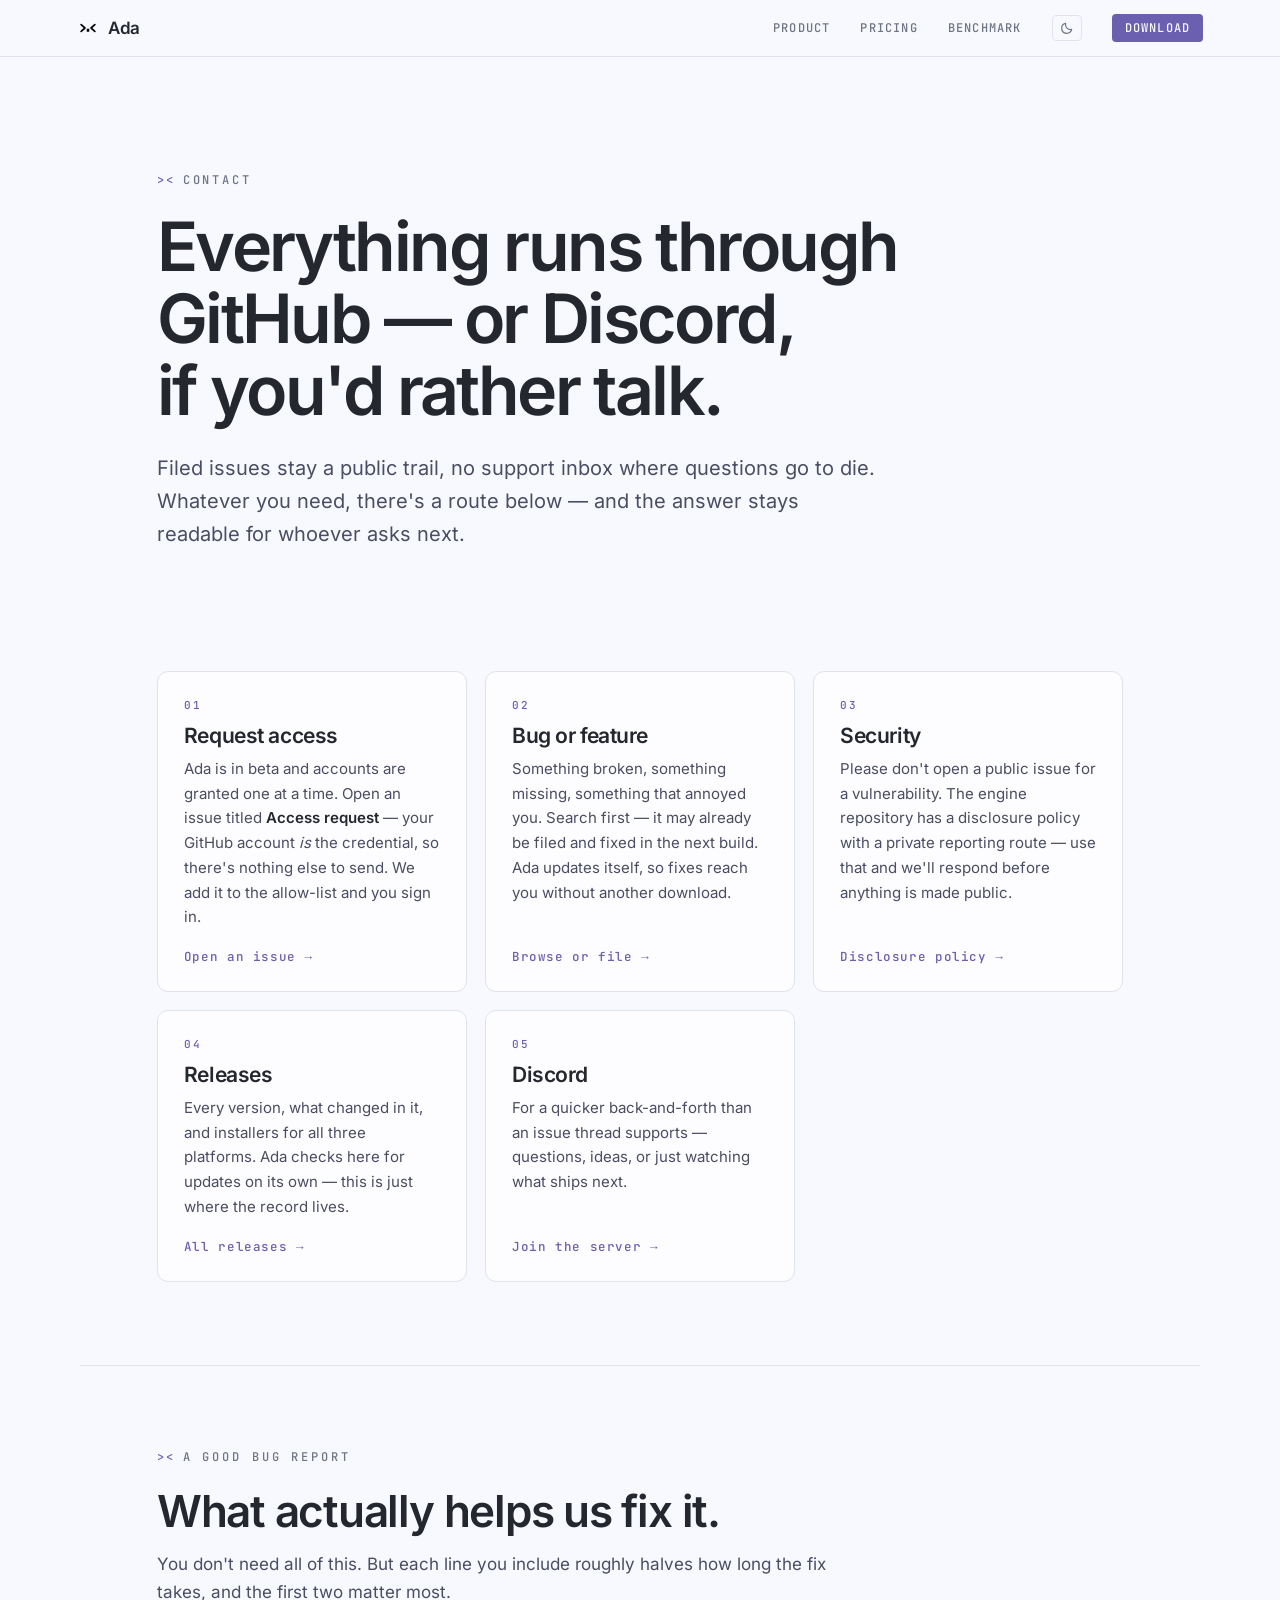
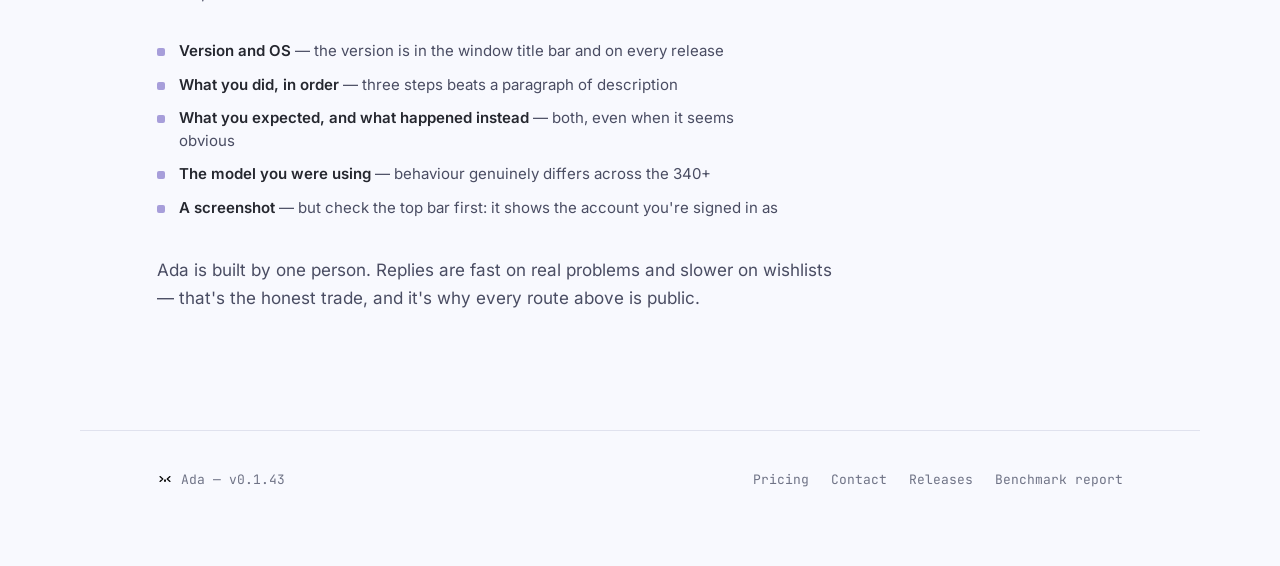
<file: public/contact.html>
<!doctype html>
<html lang="en">
  <head>
    <meta charset="utf-8" />
    <meta name="viewport" content="width=device-width, initial-scale=1" />
    <title>Contact — Ada</title>
    <link rel="canonical" href="https://adacodelabs.com/contact.html" />
    <meta
      name="description"
      content="Request access, report a bug, or disclose a security issue. Everything runs through GitHub."
    />
    <link rel="icon" href="assets/img/icon.png" />
    <link rel="stylesheet" href="style.css" />
    <script>
      // applied before first paint so a stored light choice never flashes dark
      try {
        var t = localStorage.getItem('ada-theme');
        if (t) document.documentElement.dataset.theme = t;
      } catch (e) {}
    </script>
    <meta property="og:title" content="Contact — Ada" />
    <meta
      property="og:description"
      content="Request access, report a bug, or disclose a security issue. Everything runs through GitHub."
    />
    <meta property="og:url" content="https://adacodelabs.com/contact.html" />
    <meta property="og:type" content="website" />
    <meta property="og:site_name" content="Ada" />
    <meta property="og:image" content="https://adacodelabs.com/assets/img/ada-agent-working.jpg" />
    <meta name="twitter:card" content="summary_large_image" />
    <meta name="twitter:title" content="Contact — Ada" />
    <meta
      name="twitter:description"
      content="Request access, report a bug, or disclose a security issue."
    />
    <meta name="twitter:image" content="https://adacodelabs.com/assets/img/ada-agent-working.jpg" />
  </head>
  <body>
    <header class="bar">
      <a class="brand" href="index.html">
        <img src="assets/img/mark.svg" alt="" width="22" height="22" />
        <span>Ada</span>
      </a>
      <nav>
        <a href="index.html#product">Product</a>
        <a href="pricing.html">Pricing</a>
        <a href="index.html#numbers">Benchmark</a>
        <button id="theme" class="tgl" type="button" title="Switch theme" aria-label="Switch theme">
          <svg class="sun" width="14" height="14" viewBox="0 0 18 18" fill="none" stroke="currentColor" stroke-width="1.5">
            <circle cx="9" cy="9" r="3.4" />
            <path d="M9 1.5v2M9 14.5v2M1.5 9h2M14.5 9h2M3.7 3.7l1.4 1.4M12.9 12.9l1.4 1.4M14.3 3.7l-1.4 1.4M5.1 12.9l-1.4 1.4" stroke-linecap="round" />
          </svg>
          <svg class="moon" width="14" height="14" viewBox="0 0 18 18" fill="none" stroke="currentColor" stroke-width="1.5">
            <path d="M15 10.8A6.5 6.5 0 0 1 7.2 3a6.5 6.5 0 1 0 7.8 7.8z" stroke-linejoin="round" />
          </svg>
        </button>
        <a class="cta-sm" href="index.html#download">Download</a>
      </nav>
    </header>

    <main>
      <section class="hero narrow">
        <p class="eyebrow"><span class="mk">&gt;&#8201;&lt;</span> contact</p>
        <h1>Everything runs through GitHub &mdash; or Discord, if you'd rather talk.</h1>
        <p class="lede">
          Filed issues stay a public trail, no support inbox where questions go
          to die. Whatever you need, there's a route below &mdash; and the
          answer stays readable for whoever asks next.
        </p>
      </section>

      <section class="band">
        <div class="routes">
          <a
            class="route"
            href="https://github.com/black141312/ada-releases/issues/new"
          >
            <span class="rnum">01</span>
            <h2>Request access</h2>
            <p>
              Ada is in beta and accounts are granted one at a time. Open an
              issue titled
              <b>Access request</b> &mdash; your GitHub account <em>is</em> the
              credential, so there's nothing else to send. We add it to the
              allow-list and you sign in.
            </p>
            <span class="go">Open an issue &rarr;</span>
          </a>

          <a
            class="route"
            href="https://github.com/black141312/ada-releases/issues"
          >
            <span class="rnum">02</span>
            <h2>Bug or feature</h2>
            <p>
              Something broken, something missing, something that annoyed you.
              Search first &mdash; it may already be filed and fixed in the next
              build. Ada updates itself, so fixes reach you without another
              download.
            </p>
            <span class="go">Browse or file &rarr;</span>
          </a>

          <a
            class="route"
            href="https://github.com/black141312/ada/blob/main/SECURITY.md"
          >
            <span class="rnum">03</span>
            <h2>Security</h2>
            <p>
              Please don't open a public issue for a vulnerability. The engine
              repository has a disclosure policy with a private reporting route
              &mdash; use that and we'll respond before anything is made public.
            </p>
            <span class="go">Disclosure policy &rarr;</span>
          </a>

          <a
            class="route"
            href="https://github.com/black141312/ada-releases/releases"
          >
            <span class="rnum">04</span>
            <h2>Releases</h2>
            <p>
              Every version, what changed in it, and installers for all three
              platforms. Ada checks here for updates on its own &mdash; this is
              just where the record lives.
            </p>
            <span class="go">All releases &rarr;</span>
          </a>

          <a class="route" href="https://discord.gg/HZGv8A5eb">
            <span class="rnum">05</span>
            <h2>Discord</h2>
            <p>
              For a quicker back-and-forth than an issue thread supports
              &mdash; questions, ideas, or just watching what ships next.
            </p>
            <span class="go">Join the server &rarr;</span>
          </a>
        </div>
      </section>

      <section class="band">
        <p class="eyebrow">
          <span class="mk">&gt;&#8201;&lt;</span> a good bug report
        </p>
        <h2>What actually helps us fix it.</h2>
        <p class="say">
          You don't need all of this. But each line you include roughly halves
          how long the fix takes, and the first two matter most.
        </p>
        <ul class="ticks wide-list">
          <li>
            <b>Version and OS</b> &mdash; the version is in the window title bar
            and on every release
          </li>
          <li>
            <b>What you did, in order</b> &mdash; three steps beats a paragraph
            of description
          </li>
          <li>
            <b>What you expected, and what happened instead</b> &mdash; both,
            even when it seems obvious
          </li>
          <li>
            <b>The model you were using</b> &mdash; behaviour genuinely differs
            across the 340+
          </li>
          <li>
            <b>A screenshot</b> &mdash; but check the top bar first: it shows
            the account you're signed in as
          </li>
        </ul>
        <p class="say" style="margin-top: 26px">
          Ada is built by one person. Replies are fast on real problems and
          slower on wishlists &mdash; that's the honest trade, and it's why
          every route above is public.
        </p>
      </section>
    </main>

    <footer>
      <div class="foot">
        <span
          ><img src="assets/img/mark.svg" alt="" width="16" height="16" /> Ada
          &mdash; v0.1.43</span
        >
        <nav>
          <a href="pricing.html">Pricing</a>
          <a href="contact.html">Contact</a>
          <a href="https://github.com/black141312/ada-releases">Releases</a>
          <a href="report.html">Benchmark report</a>
        </nav>
      </div>
    </footer>
    <script src="theme.js" defer></script>
  </body>
</html>
</file>
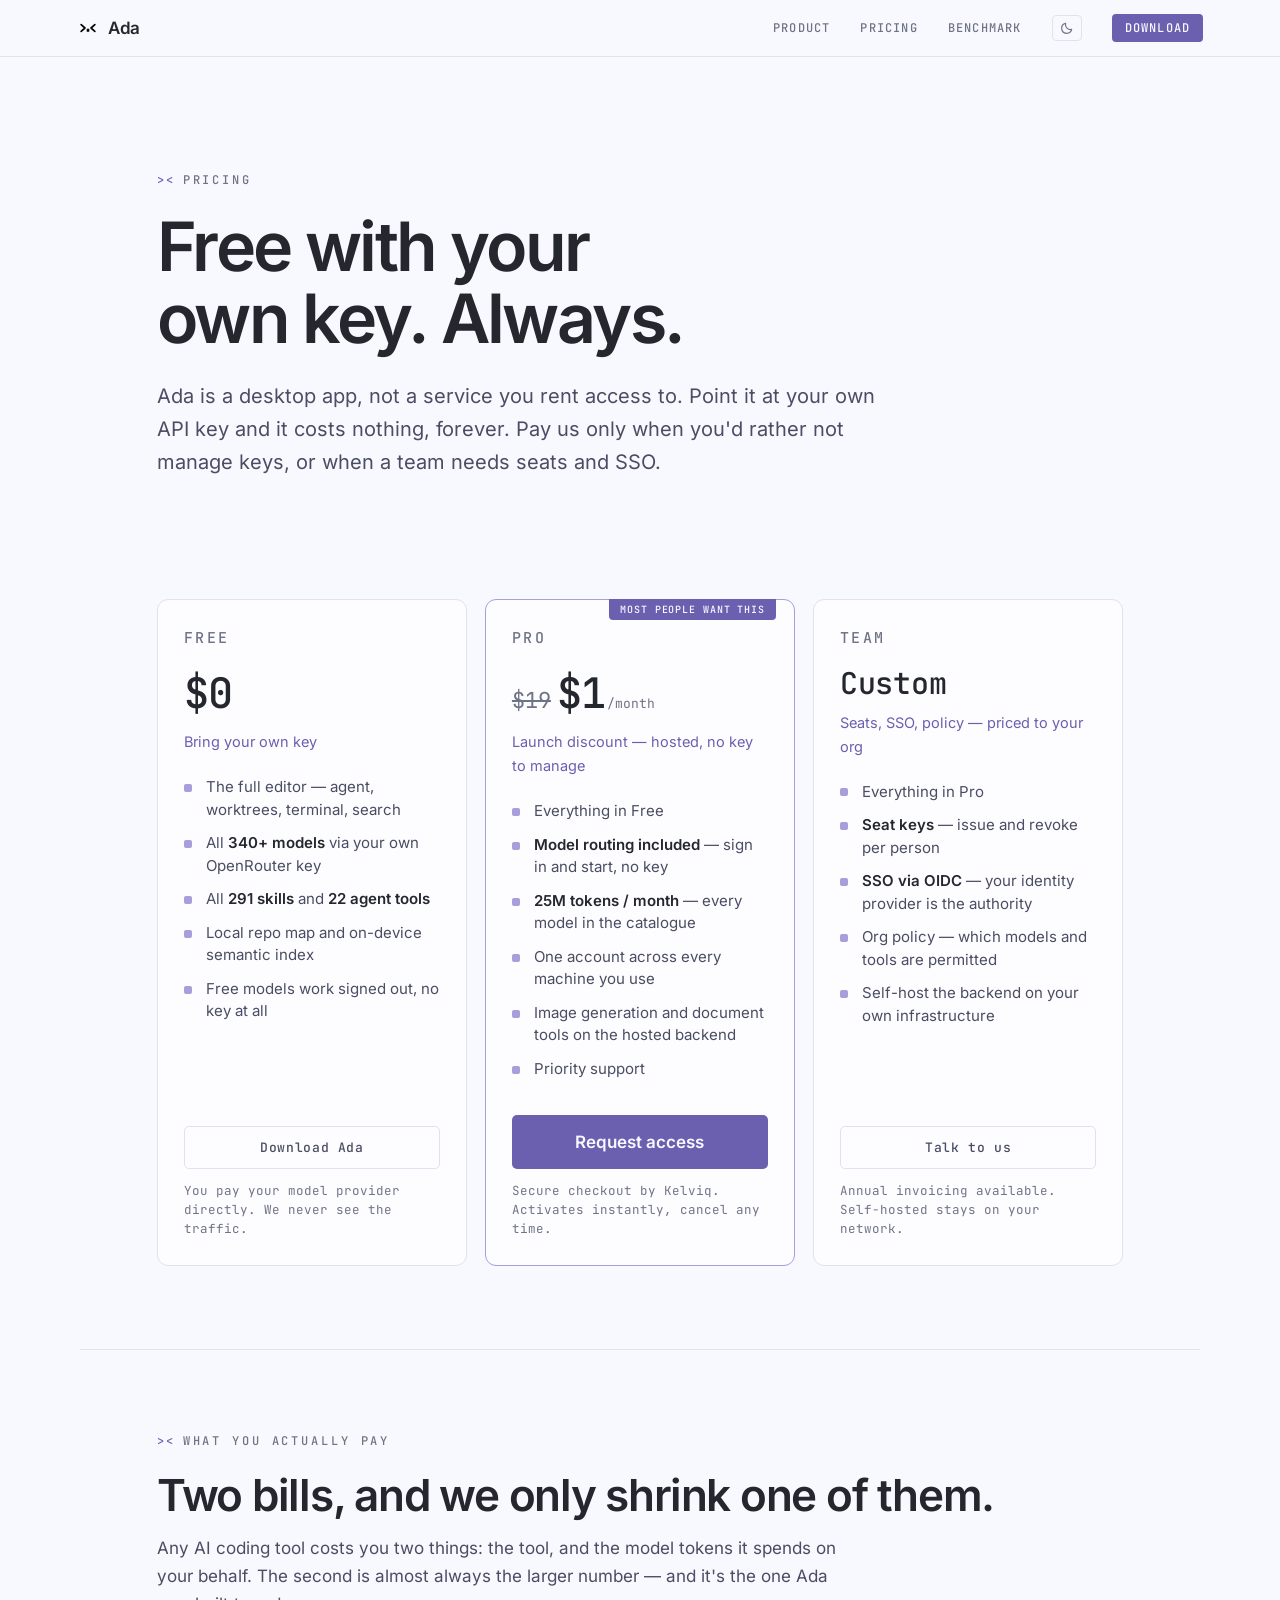
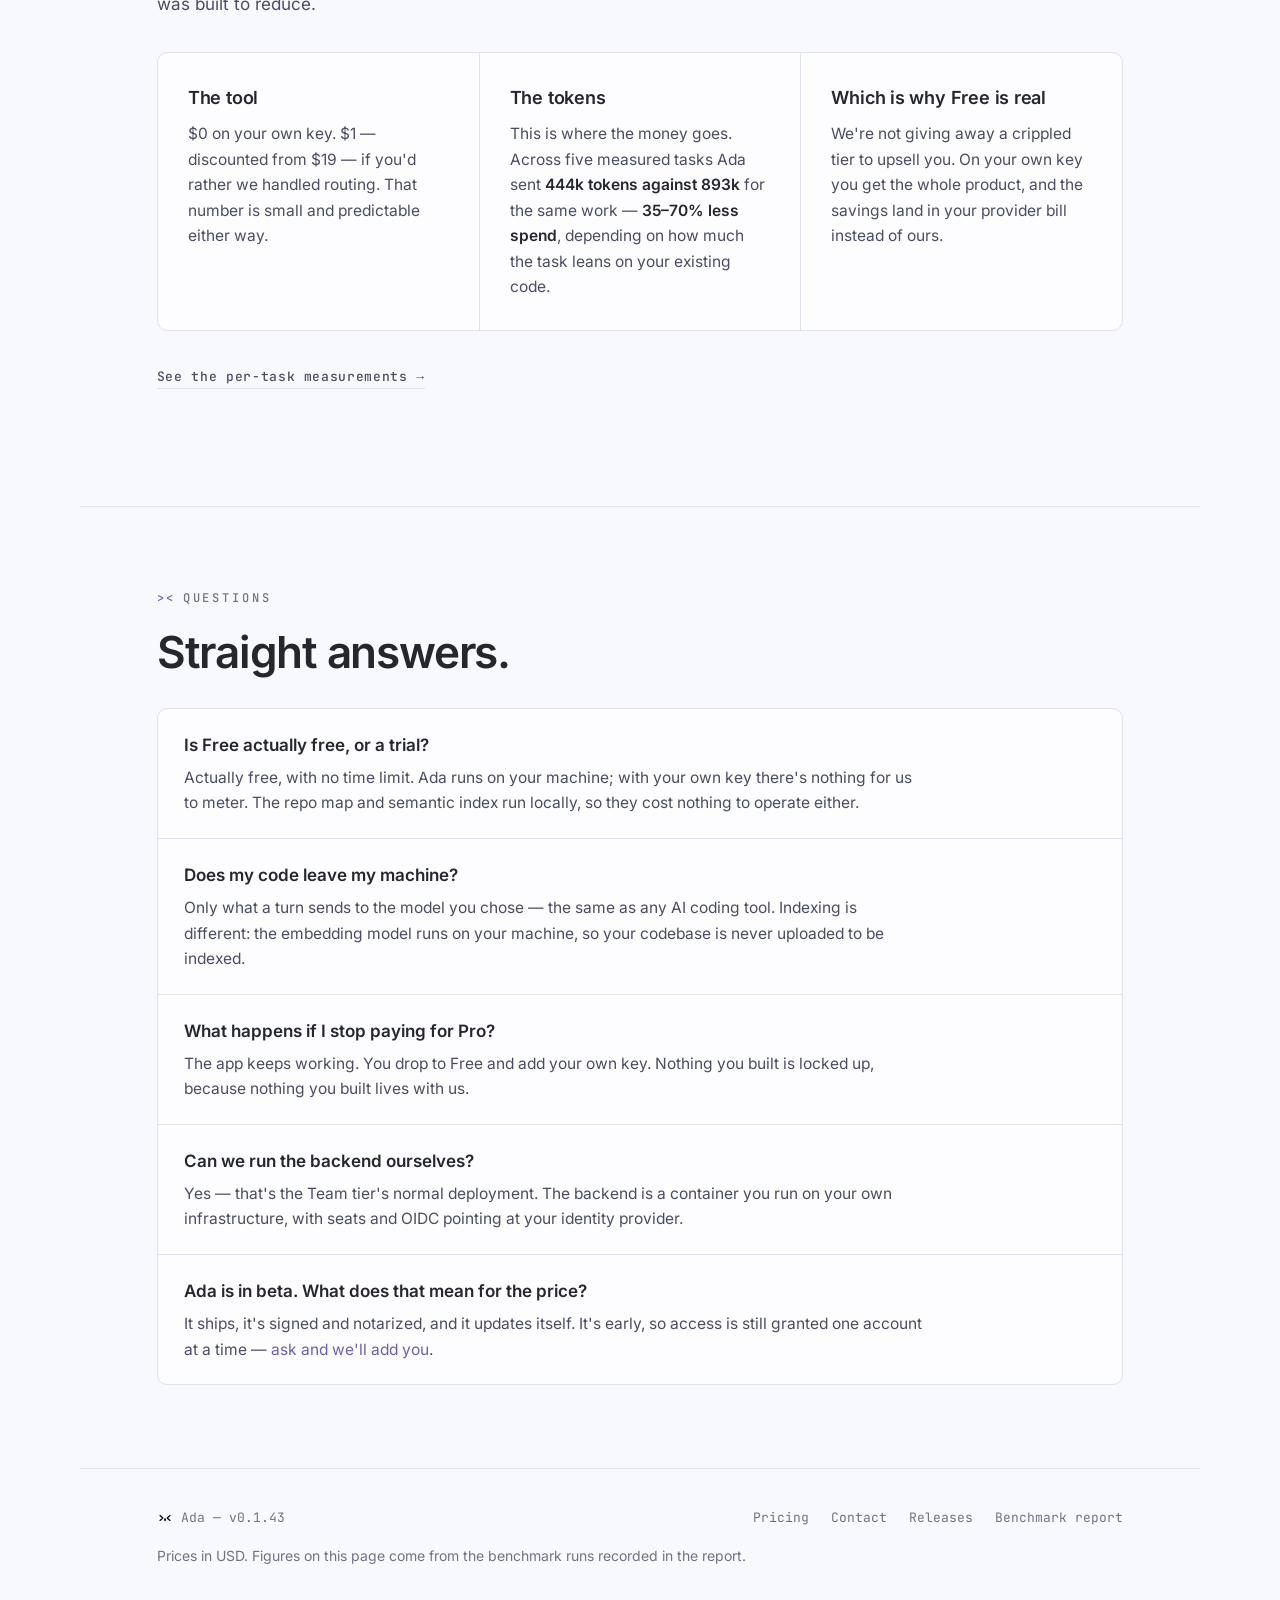
<file: public/pricing.html>
<!doctype html>
<html lang="en">
  <head>
    <meta charset="utf-8" />
    <meta name="viewport" content="width=device-width, initial-scale=1" />
    <title>Pricing — Ada</title>
    <link rel="canonical" href="https://adacodelabs.com/pricing.html" />
    <meta
      name="description"
      content="Free forever with your own key. Hosted routing $1/month, discounted from $19. Custom pricing for teams that need seats and SSO."
    />
    <link rel="icon" href="assets/img/icon.png" />
    <link rel="stylesheet" href="style.css" />
    <script>
      // applied before first paint so a stored light choice never flashes dark
      try {
        var t = localStorage.getItem('ada-theme');
        if (t) document.documentElement.dataset.theme = t;
      } catch (e) {}
    </script>
    <meta property="og:title" content="Pricing — Ada" />
    <meta
      property="og:description"
      content="Free forever with your own key. Hosted routing $1/month, discounted from $19. Custom pricing for teams that need seats and SSO."
    />
    <meta property="og:url" content="https://adacodelabs.com/pricing.html" />
    <meta property="og:type" content="website" />
    <meta property="og:site_name" content="Ada" />
    <meta property="og:image" content="https://adacodelabs.com/assets/img/ada-agent-working.jpg" />
    <meta property="og:image:width" content="1440" />
    <meta property="og:image:height" content="900" />
    <meta name="twitter:card" content="summary_large_image" />
    <meta name="twitter:title" content="Pricing — Ada" />
    <meta
      name="twitter:description"
      content="Free forever with your own key. Hosted routing $1/month, discounted from $19."
    />
    <meta name="twitter:image" content="https://adacodelabs.com/assets/img/ada-agent-working.jpg" />
    <!-- ponytail: mirrors the <dl class="faq"> below; regenerate if the answers change -->
    <script type="application/ld+json">
      {
        "@context": "https://schema.org",
        "@type": "FAQPage",
        "mainEntity": [
          {
            "@type": "Question",
            "name": "Is Free actually free, or a trial?",
            "acceptedAnswer": {
              "@type": "Answer",
              "text": "Actually free, with no time limit. Ada runs on your machine; with your own key there's nothing for us to meter. The repo map and semantic index run locally, so they cost nothing to operate either."
            }
          },
          {
            "@type": "Question",
            "name": "Does my code leave my machine?",
            "acceptedAnswer": {
              "@type": "Answer",
              "text": "Only what a turn sends to the model you chose — the same as any AI coding tool. Indexing is different: the embedding model runs on your machine, so your codebase is never uploaded to be indexed."
            }
          },
          {
            "@type": "Question",
            "name": "What happens if I stop paying for Pro?",
            "acceptedAnswer": {
              "@type": "Answer",
              "text": "The app keeps working. You drop to Free and add your own key. Nothing you built is locked up, because nothing you built lives with us."
            }
          },
          {
            "@type": "Question",
            "name": "Can we run the backend ourselves?",
            "acceptedAnswer": {
              "@type": "Answer",
              "text": "Yes — that's the Team tier's normal deployment. The backend is a container you run on your own infrastructure, with seats and OIDC pointing at your identity provider."
            }
          },
          {
            "@type": "Question",
            "name": "Ada is in beta. What does that mean for the price?",
            "acceptedAnswer": {
              "@type": "Answer",
              "text": "It ships, it's signed and notarized, and it updates itself. It's early, so access is still granted one account at a time — ask and we'll add you."
            }
          }
        ]
      }
    </script>
  </head>
  <body>
    <header class="bar">
      <a class="brand" href="index.html">
        <img src="assets/img/mark.svg" alt="" width="22" height="22" />
        <span>Ada</span>
      </a>
      <nav>
        <a href="index.html#product">Product</a>
        <a href="pricing.html">Pricing</a>
        <a href="index.html#numbers">Benchmark</a>
        <button id="theme" class="tgl" type="button" title="Switch theme" aria-label="Switch theme">
          <svg class="sun" width="14" height="14" viewBox="0 0 18 18" fill="none" stroke="currentColor" stroke-width="1.5">
            <circle cx="9" cy="9" r="3.4" />
            <path d="M9 1.5v2M9 14.5v2M1.5 9h2M14.5 9h2M3.7 3.7l1.4 1.4M12.9 12.9l1.4 1.4M14.3 3.7l-1.4 1.4M5.1 12.9l-1.4 1.4" stroke-linecap="round" />
          </svg>
          <svg class="moon" width="14" height="14" viewBox="0 0 18 18" fill="none" stroke="currentColor" stroke-width="1.5">
            <path d="M15 10.8A6.5 6.5 0 0 1 7.2 3a6.5 6.5 0 1 0 7.8 7.8z" stroke-linejoin="round" />
          </svg>
        </button>
        <a class="cta-sm" href="index.html#download">Download</a>
      </nav>
    </header>

    <main>
      <section class="hero narrow">
        <p class="eyebrow"><span class="mk">&gt;&#8201;&lt;</span> pricing</p>
        <h1>Free with your own key. Always.</h1>
        <p class="lede">
          Ada is a desktop app, not a service you rent access to. Point it at
          your own API key and it costs nothing, forever. Pay us only when you'd
          rather not manage keys, or when a team needs seats and SSO.
        </p>
      </section>

      <section class="band">
        <div class="tiers">
          <article class="tier">
            <h2>Free</h2>
            <p class="price"><b>$0</b></p>
            <p class="tag">Bring your own key</p>
            <ul class="ticks">
              <li>
                The full editor &mdash; agent, worktrees, terminal, search
              </li>
              <li>All <b>340+ models</b> via your own OpenRouter key</li>
              <li>All <b>291 skills</b> and <b>22 agent tools</b></li>
              <li>Local repo map and on-device semantic index</li>
              <li>Free models work signed out, no key at all</li>
            </ul>
            <a class="ghost block" href="index.html#download">Download Ada</a>
            <p class="under">
              You pay your model provider directly. We never see the traffic.
            </p>
          </article>

          <article class="tier mark">
            <p class="ribbon">Most people want this</p>
            <h2>Pro</h2>
            <p class="price"><s>$19</s><b>$1</b><span>/month</span></p>
            <p class="tag">Launch discount &mdash; hosted, no key to manage</p>
            <ul class="ticks">
              <li>Everything in Free</li>
              <li>
                <b>Model routing included</b> &mdash; sign in and start, no key
              </li>
              <li><b>25M tokens / month</b> &mdash; every model in the catalogue</li>
              <li>One account across every machine you use</li>
              <li>Image generation and document tools on the hosted backend</li>
              <li>Priority support</li>
            </ul>
            <a class="cta block" href="contact.html">Request access</a>
            <p class="under">
              Secure checkout by Kelviq. Activates instantly, cancel any time.
            </p>
          </article>

          <article class="tier">
            <h2>Team</h2>
            <p class="price word"><b>Custom</b></p>
            <p class="tag">Seats, SSO, policy &mdash; priced to your org</p>
            <ul class="ticks">
              <li>Everything in Pro</li>
              <li><b>Seat keys</b> &mdash; issue and revoke per person</li>
              <li>
                <b>SSO via OIDC</b> &mdash; your identity provider is the
                authority
              </li>
              <li>Org policy &mdash; which models and tools are permitted</li>
              <li>Self-host the backend on your own infrastructure</li>
            </ul>
            <a class="ghost block" href="contact.html">Talk to us</a>
            <p class="under">
              Annual invoicing available. Self-hosted stays on your network.
            </p>
          </article>
        </div>
      </section>

      <section class="band">
        <p class="eyebrow">
          <span class="mk">&gt;&#8201;&lt;</span> what you actually pay
        </p>
        <h2>Two bills, and we only shrink one of them.</h2>
        <p class="say">
          Any AI coding tool costs you two things: the tool, and the model
          tokens it spends on your behalf. The second is almost always the
          larger number &mdash; and it's the one Ada was built to reduce.
        </p>
        <div class="cards">
          <article>
            <h3>The tool</h3>
            <p>
              $0 on your own key. $1 &mdash; discounted from $19 &mdash; if
              you'd rather we handled routing. That number is small and
              predictable either way.
            </p>
          </article>
          <article>
            <h3>The tokens</h3>
            <p>
              This is where the money goes. Across five measured tasks Ada sent
              <b>444k tokens against 893k</b> for the same work &mdash;
              <b>35&ndash;70% less spend</b>, depending on how much the task
              leans on your existing code.
            </p>
          </article>
          <article>
            <h3>Which is why Free is real</h3>
            <p>
              We're not giving away a crippled tier to upsell you. On your own
              key you get the whole product, and the savings land in your
              provider bill instead of ours.
            </p>
          </article>
        </div>
        <p class="say" style="margin-top: 30px">
          <a class="ghost" href="index.html#numbers"
            >See the per-task measurements &rarr;</a
          >
        </p>
      </section>

      <section class="band">
        <p class="eyebrow"><span class="mk">&gt;&#8201;&lt;</span> questions</p>
        <h2>Straight answers.</h2>
        <dl class="faq">
          <div>
            <dt>Is Free actually free, or a trial?</dt>
            <dd>
              Actually free, with no time limit. Ada runs on your machine; with
              your own key there's nothing for us to meter. The repo map and
              semantic index run locally, so they cost nothing to operate
              either.
            </dd>
          </div>
          <div>
            <dt>Does my code leave my machine?</dt>
            <dd>
              Only what a turn sends to the model you chose &mdash; the same as
              any AI coding tool. Indexing is different: the embedding model
              runs on your machine, so your codebase is never uploaded to be
              indexed.
            </dd>
          </div>
          <div>
            <dt>What happens if I stop paying for Pro?</dt>
            <dd>
              The app keeps working. You drop to Free and add your own key.
              Nothing you built is locked up, because nothing you built lives
              with us.
            </dd>
          </div>
          <div>
            <dt>Can we run the backend ourselves?</dt>
            <dd>
              Yes &mdash; that's the Team tier's normal deployment. The backend
              is a container you run on your own infrastructure, with seats and
              OIDC pointing at your identity provider.
            </dd>
          </div>
          <div>
            <dt>Ada is in beta. What does that mean for the price?</dt>
            <dd>
              It ships, it's signed and notarized, and it updates itself. It's
              early, so access is still granted one account at a time &mdash;
              <a href="contact.html">ask and we'll add you</a>.
            </dd>
          </div>
        </dl>
      </section>
    </main>

    <footer>
      <div class="foot">
        <span
          ><img src="assets/img/mark.svg" alt="" width="16" height="16" /> Ada
          &mdash; v0.1.43</span
        >
        <nav>
          <a href="pricing.html">Pricing</a>
          <a href="contact.html">Contact</a>
          <a href="https://github.com/black141312/ada-releases">Releases</a>
          <a href="report.html">Benchmark report</a>
        </nav>
      </div>
      <p class="fine">
        Prices in USD. Figures on this page come from the benchmark runs
        recorded in the report.
      </p>
    </footer>
    <script src="theme.js" defer></script>
  </body>
</html>
</file>
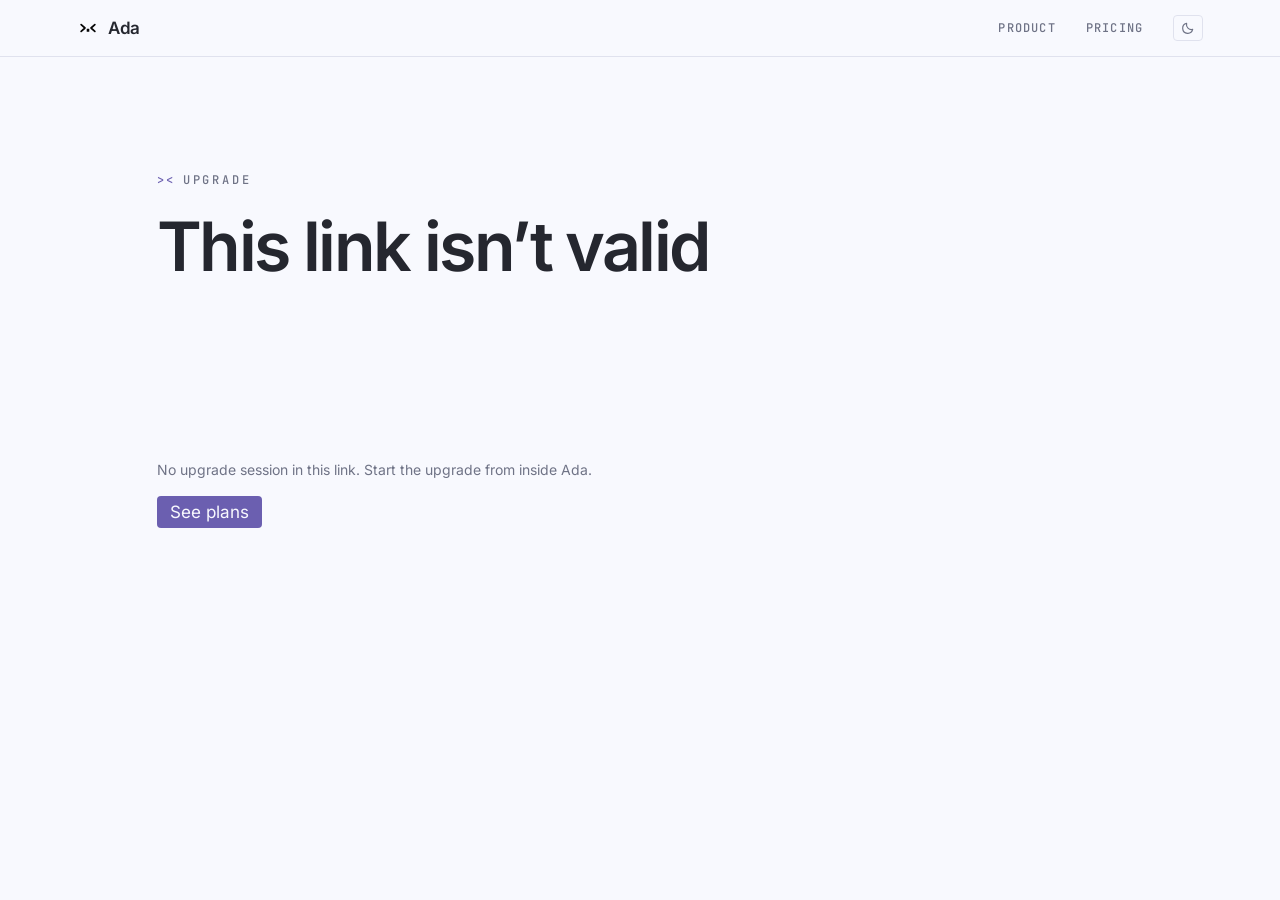
<file: public/upgrade.html>
<!doctype html>
<html lang="en">
  <head>
    <meta charset="utf-8" />
    <meta name="viewport" content="width=device-width, initial-scale=1" />
    <!-- An upgrade link is private and single-use. Keeping it out of search results costs one line
         and stops a shared screenshot from becoming an indexed page. -->
    <meta name="robots" content="noindex, nofollow" />
    <!-- No Referer at all: the session id is in the query string, and a referrer header would hand
         it to every third party this page ever loads from. -->
    <meta name="referrer" content="no-referrer" />
    <title>Upgrade — Ada</title>
    <link rel="icon" href="assets/img/icon.png" />
    <link rel="stylesheet" href="style.css" />
  </head>
  <body>
    <header class="bar">
      <a class="brand" href="index.html">
        <img src="assets/img/mark.svg" alt="" width="22" height="22" />
        <span>Ada</span>
      </a>
      <nav>
        <a href="index.html#product">Product</a>
        <a href="pricing.html">Pricing</a>
        <button id="theme" class="tgl" type="button" title="Switch theme" aria-label="Switch theme">
          <svg class="sun" width="14" height="14" viewBox="0 0 18 18" fill="none" stroke="currentColor" stroke-width="1.5">
            <circle cx="9" cy="9" r="3.4" />
            <path d="M9 1.5v2M9 14.5v2M1.5 9h2M14.5 9h2M3.7 3.7l1.4 1.4M12.9 12.9l1.4 1.4M14.3 3.7l-1.4 1.4M5.1 12.9l-1.4 1.4" stroke-linecap="round" />
          </svg>
          <svg class="moon" width="14" height="14" viewBox="0 0 18 18" fill="none" stroke="currentColor" stroke-width="1.5">
            <path d="M15 10.8A6.5 6.5 0 0 1 7.2 3a6.5 6.5 0 1 0 7.8 7.8z" stroke-linejoin="round" />
          </svg>
        </button>
      </nav>
    </header>

    <style>
      /* Page-scoped styles: the upgrade flow is a focused instrument panel — one decision,
         clearly lit. Everything keys off the site's Nocturne tokens so both themes work. */
      .up-wrap { max-width: 880px; margin: 0 auto; padding: 0 var(--pad) 96px; }
      .up-toggle { display: flex; justify-content: center; margin: 0 0 28px; }
      .up-toggle .pill { display: inline-flex; border: 1px solid var(--line); border-radius: 999px; padding: 3px; background: var(--panel); }
      .up-toggle button { font: 500 12px var(--mono); letter-spacing: 0.08em; text-transform: uppercase; color: var(--dim); background: none; border: 0; border-radius: 999px; padding: 8px 18px; cursor: pointer; }
      .up-toggle button.on { color: var(--ink); background: var(--panel-2); box-shadow: inset 0 0 0 1px var(--line); }
      .up-toggle .save { color: var(--ada); margin-left: 6px; }
      .up-grid { display: grid; grid-template-columns: repeat(auto-fit, minmax(250px, 1fr)); gap: 18px; align-items: stretch; }
      .up-card { position: relative; display: flex; flex-direction: column; background: var(--panel); border: 1px solid var(--line); border-radius: 14px; padding: 26px 24px 22px; }
      .up-card.hot { border-color: var(--ada); box-shadow: 0 0 0 1px var(--ada), 0 18px 48px -24px rgba(145, 132, 217, 0.45); }
      .up-badge { position: absolute; top: -11px; left: 22px; font: 500 10.5px var(--mono); letter-spacing: 0.1em; text-transform: uppercase; background: var(--ada); color: var(--void); border-radius: 999px; padding: 4px 10px; }
      .up-badge.mute { background: var(--panel-2); color: var(--dim); border: 1px solid var(--line); }
      .up-name { font: 600 17px var(--sans); color: var(--ink); margin: 0 0 14px; }
      .up-price { display: flex; align-items: baseline; gap: 8px; margin: 0 0 4px; }
      .up-price b { font: 600 clamp(34px, 4.5vw, 42px)/1 var(--sans); color: var(--ink); letter-spacing: -0.02em; }
      .up-price span { font: 400 12px var(--mono); color: var(--dim); }
      .up-cycle { font: 400 12px var(--mono); color: var(--dim); min-height: 18px; margin: 0 0 18px; }
      .up-feats { list-style: none; margin: 0 0 22px; padding: 18px 0 0; border-top: 1px solid var(--line); flex: 1; }
      .up-feats li { display: flex; gap: 10px; align-items: baseline; font: 400 13.5px/1.5 var(--sans); color: var(--ink-2); padding: 5px 0; }
      .up-feats li::before { content: '+'; font: 500 13px var(--mono); color: var(--ada); }
      .up-cta { display: block; width: 100%; text-align: center; font: 500 13.5px var(--sans); border-radius: 9px; padding: 12px 16px; cursor: pointer; transition: filter 0.15s, background 0.15s; }
      .up-cta.primary { background: var(--ada); color: var(--void); border: 1px solid var(--ada); }
      .up-cta.primary:hover { filter: brightness(1.12); }
      .up-cta.ghost { background: none; color: var(--ink-2); border: 1px solid var(--line); }
      .up-cta.ghost:hover { border-color: var(--dim); color: var(--ink); }
      .up-cta[disabled] { opacity: 0.45; cursor: default; }
      .up-trust { display: flex; justify-content: center; gap: 26px; flex-wrap: wrap; margin: 30px 0 0; font: 400 11.5px var(--mono); letter-spacing: 0.04em; color: var(--dim); }
      .up-trust span::before { content: '✓ '; color: var(--ada); }
      .up-note { text-align: center; margin: 18px 0 0; }
      .up-state { text-align: center; padding: 34px 0 10px; }
      .up-spin { width: 34px; height: 34px; margin: 0 auto 18px; border: 2px solid var(--line); border-top-color: var(--ada); border-radius: 50%; animation: upspin 0.9s linear infinite; }
      .up-check { width: 54px; height: 54px; margin: 0 auto 18px; border-radius: 50%; background: var(--ada); color: var(--void); display: flex; align-items: center; justify-content: center; font: 600 26px var(--sans); }
      @keyframes upspin { to { transform: rotate(360deg); } }
    </style>

    <main>
      <section class="hero narrow">
        <p class="eyebrow"><span class="mk">&gt;&#8201;&lt;</span> upgrade</p>
        <h1 id="head">Choose your plan</h1>
        <p class="lede" id="sub">Checking your upgrade link…</p>
      </section>

      <section id="panel" hidden>
        <div class="up-wrap">
          <div class="up-toggle" id="toggle" hidden>
            <div class="pill">
              <button id="t-monthly" class="on" type="button">Monthly</button>
              <button id="t-yearly" type="button">Yearly<span class="save" id="save"></span></button>
            </div>
          </div>
          <!-- Plan cards render from the backend's live catalog (GET /v1/billing/plans), managed in
               the Kelviq dashboard — a price change there shows up here without a deploy. -->
          <div class="up-grid" id="plans"></div>
          <div class="up-trust">
            <span>Secure checkout by Kelviq</span>
            <span>Activates instantly</span>
            <span>Cancel any time</span>
          </div>
          <p class="fine up-note" id="note"></p>
        </div>
      </section>

      <section id="statebox" hidden>
        <div class="up-wrap up-state">
          <div id="state-icon"></div>
          <p class="fine" id="state-text"></p>
        </div>
      </section>

      <section class="band" id="problem" hidden>
        <p class="fine" id="problem-text"></p>
        <p><a class="cta-sm" href="pricing.html">See plans</a></p>
      </section>
    </main>

    <script src="theme.js"></script>
    <script>
      // The backend that issued the session. Overridable so a staging site (or a local dev run,
      // via ?api=) can point at a staging API.
      const qs = new URLSearchParams(location.search);
      const API = qs.get('api') || window.ADA_API || 'https://ada-server-1024230698481.asia-south1.run.app/v1';
      const $ = (id) => document.getElementById(id);
      const fmt = (n) => (n >= 1e6 ? (n / 1e6).toFixed(n >= 1e7 ? 0 : 1) + 'M' : Math.round(n / 1e3) + 'k');
      const esc = (s) => String(s).replace(/[&<>"']/g, (c) => ({ '&': '&amp;', '<': '&lt;', '>': '&gt;', '"': '&quot;', "'": '&#39;' })[c]);

      function fail(msg) {
        $('sub').textContent = '';
        $('head').textContent = 'This link isn’t valid';
        $('problem-text').textContent = msg;
        $('problem').hidden = false;
      }

      async function getJson(path, init) {
        const r = await fetch(`${API}${path}`, init);
        const data = await r.json().catch(() => null);
        return { r, data };
      }

      let period = 'MONTHLY';
      let cat = null, sess = null, sid = '';

      function showState(kind, text) {
        $('panel').hidden = true;
        $('statebox').hidden = false;
        $('state-icon').innerHTML = kind === 'spin' ? '<div class="up-spin"></div>' : '<div class="up-check">✓</div>';
        $('state-text').textContent = text;
      }

      // After payment Kelviq sends the buyer back here with &paid=1. The plan is granted by the
      // payment webhook, not by this page — so poll the session briefly until the grant lands.
      async function confirmPaid(id) {
        $('head').textContent = 'Payment received';
        $('sub').textContent = '';
        showState('spin', 'Activating your plan…');
        for (let i = 0; i < 20; i++) {
          const { r, data } = await getJson(`/billing/checkout/${encodeURIComponent(id)}`).catch(() => ({}));
          if (r && r.ok && data.status === 'paid') {
            $('head').textContent = 'You’re upgraded';
            showState('check', `Your account is on ${data.label}. Close this tab and head back to Ada — the new plan applies to your next request.`);
            return;
          }
          await new Promise((res) => setTimeout(res, 2500));
        }
        showState('spin', 'Payment received. Activation is taking a moment — your plan will be live shortly. You can safely close this tab.');
      }

      function priceHtml(p) {
        const m = p.prices && p.prices.MONTHLY;
        const y = p.prices && p.prices.YEARLY;
        if (p.plan === 'free') return { big: `<b>${esc(cat.symbol)}0</b><span>/month</span>`, cycle: 'free forever' };
        if (period === 'YEARLY' && y != null) {
          const pm = y / 12;
          return {
            big: `<b>${esc(cat.symbol)}${esc(Number.isInteger(pm) ? pm : pm.toFixed(2))}</b><span>/month</span>`,
            cycle: `billed yearly — ${cat.symbol}${y}/year`,
          };
        }
        if (m != null) return { big: `<b>${esc(cat.symbol)}${esc(m)}</b><span>/month</span>`, cycle: 'billed monthly' };
        return { big: '<b>Custom</b>', cycle: 'talk to us' };
      }

      function renderPlans() {
        $('plans').innerHTML = cat.plans
          .map((p) => {
            const free = p.plan === 'free';
            const hot = !free && (p.plan === sess.plan || cat.plans.filter((x) => x.plan !== 'free').length === 1);
            const { big, cycle } = priceHtml(p);
            const badge = hot ? '<span class="up-badge">Recommended</span>' : free ? '<span class="up-badge mute">Current plan</span>' : '';
            const feats = [
              p.models === 'all' ? 'Every model in the catalogue' : 'Free models only',
              `${fmt(p.monthlyTokens)} tokens / month`,
              free ? 'Community support' : 'Priority support',
            ];
            const cta = free
              ? '<button class="up-cta ghost" disabled>Your current plan</button>'
              : `<button class="up-cta ${hot ? 'primary' : 'ghost'}" data-plan="${esc(p.kelviqPlan || p.plan)}">Upgrade to ${esc(p.label)}</button>`;
            return `<article class="up-card${hot ? ' hot' : ''}">${badge}
              <h2 class="up-name">${esc(p.label)}</h2>
              <div class="up-price">${big}</div>
              <p class="up-cycle">${esc(cycle)}</p>
              <ul class="up-feats">${feats.map((f) => `<li>${esc(f)}</li>`).join('')}</ul>
              ${cta}
            </article>`;
          })
          .join('');
        for (const btn of $('plans').querySelectorAll('button[data-plan]')) {
          btn.onclick = async () => {
            btn.disabled = true;
            btn.textContent = 'Opening secure checkout…';
            const { r, data } = await getJson(`/billing/checkout/${encodeURIComponent(sid)}/purchase`, {
              method: 'POST',
              headers: { 'content-type': 'application/json' },
              body: JSON.stringify({ plan: btn.dataset.plan, chargePeriod: period }),
            }).catch(() => ({}));
            if (r && r.ok && data.url) {
              location.href = data.url; // → the payment provider's hosted checkout
            } else {
              $('note').textContent = (data && data.error && data.error.message) || 'Could not start payment — try again.';
              btn.disabled = false;
              btn.textContent = 'Upgrade';
            }
          };
        }
        $('panel').hidden = false;
      }

      function wireToggle() {
        const paid = cat.plans.filter((p) => p.plan !== 'free');
        const hasYearly = paid.some((p) => p.prices && p.prices.YEARLY != null);
        $('toggle').hidden = !hasYearly;
        if (!hasYearly) return;
        const ref = paid.find((p) => p.prices && p.prices.MONTHLY > 0 && p.prices.YEARLY > 0);
        if (ref) {
          // Only claim savings when yearly really is cheaper — a discounted monthly price can
          // leave the catalog's yearly price higher, and "−-1567%" is not a selling point.
          const save = Math.round((1 - ref.prices.YEARLY / (ref.prices.MONTHLY * 12)) * 100);
          $('save').textContent = save > 0 ? ` −${save}%` : '';
        }
        const set = (p) => {
          period = p;
          $('t-monthly').classList.toggle('on', p === 'MONTHLY');
          $('t-yearly').classList.toggle('on', p === 'YEARLY');
          renderPlans();
        };
        $('t-monthly').onclick = () => set('MONTHLY');
        $('t-yearly').onclick = () => set('YEARLY');
      }

      (async () => {
        const id = qs.get('s');
        if (!id) return fail('No upgrade session in this link. Start the upgrade from inside Ada.');
        sid = id;
        let r, data;
        try {
          ({ r, data } = await getJson(`/billing/checkout/${encodeURIComponent(id)}`));
        } catch {
          return fail('Could not reach the Ada backend. Check your connection and try again.');
        }
        if (!r.ok) return fail((data && data.error && data.error.message) || 'This upgrade link is unknown or has already been used.');
        if (data.status === 'expired') return fail('This upgrade link has expired. Start a new one from Ada — links last 30 minutes.');
        if (data.status === 'paid') {
          $('head').textContent = 'Already upgraded';
          showState('check', `Your account is on ${data.label}. Close this tab and head back to Ada.`);
          return;
        }
        if (qs.get('paid')) return confirmPaid(id);

        // Pending: show the live plan catalog and let the buyer choose.
        sess = data;
        const plansRes = await getJson('/billing/plans').catch(() => ({}));
        if (!plansRes.r || !plansRes.r.ok) return fail('Could not load plans. Try again in a moment.');
        cat = plansRes.data;
        $('sub').textContent = 'Live pricing — pick a plan and pay on Kelviq’s secure checkout.';
        wireToggle();
        renderPlans();
        if (cat.source !== 'kelviq') $('note').textContent = 'Payment isn’t connected on this server yet — plans shown for reference.';
      })();
    </script>
  </body>
</html>
</file>
<file: style.css>
/* Ada — marketing site.
   Design: the product's claim is measurable, so the page is built like an instrument
   readout rather than a landing page — hairline rules, mono labels, tabular figures.
   Colour is functional: green is Ada's data, amber is the comparison arm. Fonts are
   served from this repo (Ada ships offline-safe pages; its own site shouldn't beg a CDN). */

@font-face {
  font-family: 'Plex Sans';
  font-weight: 400;
  font-display: swap;
  src: url('assets/fonts/ibm-plex-sans-latin-400-normal.woff2') format('woff2');
}
@font-face {
  font-family: 'Plex Sans';
  font-weight: 600;
  font-display: swap;
  src: url('assets/fonts/ibm-plex-sans-latin-600-normal.woff2') format('woff2');
}
@font-face {
  font-family: 'Plex Mono';
  font-weight: 400;
  font-display: swap;
  src: url('assets/fonts/ibm-plex-mono-latin-400-normal.woff2') format('woff2');
}
@font-face {
  font-family: 'Plex Mono';
  font-weight: 500;
  font-display: swap;
  src: url('assets/fonts/ibm-plex-mono-latin-500-normal.woff2') format('woff2');
}

:root {
  color-scheme: dark;
  --void: #07080a;
  --panel: #0e1116;
  --panel-2: #11151b;
  --line: #1c2129;
  --ink: #e9edf1;
  --ink-2: #b9c2cc;
  --dim: #79838f;
  --ada: #3ecf72;
  --ada-dim: #2a8a51;
  --other: #d98f4a;
  --other-dim: #8a6a45;
  --grey: #39414c;
  --bar-bg: rgba(7, 8, 10, 0.86);
  --fill-ada: #3ecf72;
  --fill-ada-2: #2a8a51;
  --fill-other: #d98f4a;
  --fill-other-2: #8a6a45;
  --fill-grey: #39414c;
  --sans: 'Plex Sans', system-ui, -apple-system, sans-serif;
  --mono: 'Plex Mono', ui-monospace, Consolas, monospace;
  --pad: clamp(20px, 6vw, 96px);
  --max: 1120px;
}

/* Light theme: the visitor's OS preference decides, and the toggle overrides it. */
@media (prefers-color-scheme: light) {
  :root:not([data-theme='dark']) {
  color-scheme: light;
  --void: #f7f7f6;
  --panel: #ffffff;
  --panel-2: #f0f1ef;
  --line: #e3e4e1;
  --ink: #16191e;
  --ink-2: #444a53;
  --dim: #6a727c;
  --ada: #17914b;
  --ada-dim: #63bd8c;
  --other: #a8641a;
  --other-dim: #d2ab7c;
  --grey: #b9bfc7;
  --bar-bg: rgba(247, 247, 246, 0.88);
  }
}
:root[data-theme='light'] {
  color-scheme: light;
  --void: #f7f7f6;
  --panel: #ffffff;
  --panel-2: #f0f1ef;
  --line: #e3e4e1;
  --ink: #16191e;
  --ink-2: #444a53;
  --dim: #6a727c;
  --ada: #17914b;
  --ada-dim: #63bd8c;
  --other: #a8641a;
  --other-dim: #d2ab7c;
  --grey: #b9bfc7;
  --bar-bg: rgba(247, 247, 246, 0.88);
}
:root[data-theme='dark'] {
  color-scheme: dark;
  --void: #07080a;
  --panel: #0e1116;
  --panel-2: #11151b;
  --line: #1c2129;
  --ink: #e9edf1;
  --ink-2: #b9c2cc;
  --dim: #79838f;
  --ada: #3ecf72;
  --ada-dim: #2a8a51;
  --other: #d98f4a;
  --other-dim: #8a6a45;
  --grey: #39414c;
  --bar-bg: rgba(7, 8, 10, 0.86);
}

* {
  box-sizing: border-box;
}
html {
  scroll-behavior: smooth;
}
body {
  margin: 0;
  background: var(--void);
  color: var(--ink);
  font: 400 17px/1.65 var(--sans);
  -webkit-font-smoothing: antialiased;
}
img {
  max-width: 100%;
  height: auto; /* without this, the HTML height attr fights width:100% and squashes the shot */
  display: block;
}
a {
  color: var(--ada);
  text-decoration: none;
}
a:hover {
  text-decoration: underline;
}
:focus-visible {
  outline: 2px solid var(--ada);
  outline-offset: 3px;
  border-radius: 2px;
}
code {
  font: 400 0.88em var(--mono);
  background: var(--panel-2);
  border: 1px solid var(--line);
  border-radius: 3px;
  padding: 0.08em 0.34em;
}
b {
  font-weight: 600;
  color: var(--ink);
}

/* ── top bar ─────────────────────────────────────────────── */
.bar {
  position: sticky;
  top: 0;
  z-index: 10;
  display: flex;
  align-items: center;
  justify-content: space-between;
  gap: 16px;
  padding: 14px var(--pad);
  background: var(--bar-bg);
  backdrop-filter: blur(10px);
  border-bottom: 1px solid var(--line);
}
.brand {
  display: flex;
  align-items: center;
  gap: 9px;
  color: var(--ink);
  font-weight: 600;
  letter-spacing: -0.01em;
}
.brand:hover {
  text-decoration: none;
}
.bar nav {
  display: flex;
  align-items: center;
  gap: clamp(14px, 3vw, 30px);
}
.bar nav a {
  color: var(--dim);
  font: 500 12px var(--mono);
  letter-spacing: 0.1em;
  text-transform: uppercase;
}
.bar nav a:hover {
  color: var(--ink);
  text-decoration: none;
}
.cta-sm {
  color: var(--void) !important;
  background: var(--ada);
  border-radius: 4px;
  padding: 6px 13px;
}
.cta-sm:hover {
  background: #5df09b;
}

/* ── shared section furniture ────────────────────────────── */
.hero,
.band {
  max-width: var(--max);
  margin: 0 auto;
  padding: clamp(48px, 6.5vw, 84px) var(--pad);
}
.band + .band {
  border-top: 1px solid var(--line);
}
.eyebrow {
  margin: 0 0 22px;
  font: 500 12px var(--mono);
  letter-spacing: 0.24em;
  text-transform: uppercase;
  color: var(--dim);
}
.eyebrow .mk {
  color: var(--ada);
  letter-spacing: 0;
}
h2 {
  margin: 0 0 14px;
  font-size: clamp(28px, 4.4vw, 44px);
  font-weight: 600;
  line-height: 1.12;
  letter-spacing: -0.028em;
  text-wrap: balance;
}
h3 {
  margin: 0 0 8px;
  font-size: 18px;
  font-weight: 600;
  letter-spacing: -0.012em;
}
.say {
  max-width: 62ch;
  color: var(--ink-2);
  margin: 0 0 34px;
}

/* ── hero ────────────────────────────────────────────────── */
.hero {
  padding-top: clamp(56px, 9vw, 118px);
  padding-bottom: clamp(48px, 7vw, 92px);
}
.hero h1 {
  margin: 0 0 26px;
  max-width: 15ch;
  font-size: clamp(36px, 6vw, 68px);
  font-weight: 600;
  line-height: 1.06;
  letter-spacing: -0.038em;
  text-wrap: balance;
}
.hero h1 em {
  font-style: normal;
  color: var(--ada);
}
.hero .lede {
  max-width: 58ch;
  margin: 0 0 40px;
  font-size: clamp(17px, 2vw, 20px);
  color: var(--ink-2);
}
.actions {
  display: flex;
  flex-wrap: wrap;
  align-items: center;
  gap: 14px 26px;
}
.cta {
  background: var(--ada);
  color: var(--void);
  font-weight: 600;
  padding: 13px 26px;
  border-radius: 5px;
}
.cta:hover {
  background: #5df09b;
  text-decoration: none;
}
.ghost {
  font: 500 13px var(--mono);
  letter-spacing: 0.05em;
  color: var(--ink-2);
  border-bottom: 1px solid var(--line);
  padding-bottom: 3px;
}
.ghost:hover {
  color: var(--ada);
  border-color: var(--ada);
  text-decoration: none;
}

/* ── the meter ───────────────────────────────────────────── */
.meter {
  margin-top: 34px;
  background: var(--panel);
  border: 1px solid var(--line);
  border-radius: 10px;
  padding: clamp(20px, 3.4vw, 34px);
}
.lane + .lane {
  margin-top: 26px;
}
.lane-head {
  display: flex;
  flex-wrap: wrap;
  align-items: baseline;
  justify-content: space-between;
  gap: 8px;
  margin-bottom: 9px;
}
.who {
  font: 500 12px var(--mono);
  letter-spacing: 0.16em;
  text-transform: uppercase;
  color: var(--ink-2);
}
.tot {
  font: 400 13px var(--mono);
  color: var(--dim);
}
.tot .n {
  font-size: 21px;
  font-weight: 500;
  font-variant-numeric: tabular-nums;
}
.other .n {
  color: var(--other);
}
.ada .n {
  color: var(--ada);
}
.track {
  display: flex;
  gap: 3px;
  height: 38px;
}
.seg {
  position: relative;
  width: var(--w);
  border-radius: 3px;
  overflow: hidden;
  transform: scaleX(0);
  transform-origin: left;
  transition: transform 0.85s cubic-bezier(0.22, 0.9, 0.3, 1);
}
.meter.on .seg {
  transform: scaleX(1);
}
.seg i {
  position: absolute;
  inset: 0;
  display: flex;
  align-items: center;
  padding-left: 11px;
  font: 400 11.5px var(--mono);
  font-style: normal;
  color: rgba(0, 0, 0, 0.74);
  white-space: nowrap;
}
.seg.a {
  background: var(--fill-other);
}
.seg.b {
  background: var(--fill-other-2);
}
.seg.c {
  background: var(--fill-grey);
}
.seg.d {
  background: var(--fill-ada);
}
.seg.e {
  background: var(--fill-ada-2);
}
.key {
  display: flex;
  flex-wrap: wrap;
  gap: 8px 20px;
  margin: 22px 0 0;
  padding: 0;
  list-style: none;
  font: 400 11.5px var(--mono);
  color: var(--dim);
}
.key li {
  display: flex;
  align-items: center;
  gap: 7px;
}
.key li span {
  width: 10px;
  height: 10px;
  border-radius: 2px;
  background: var(--c);
}
.verdict {
  margin: 22px 0 0;
  padding-top: 18px;
  border-top: 1px solid var(--line);
  color: var(--ink-2);
}

/* ── cards ───────────────────────────────────────────────── */
.cards {
  display: grid;
  grid-template-columns: repeat(auto-fit, minmax(260px, 1fr));
  gap: 1px;
  margin-top: 30px;
  background: var(--line);
  border: 1px solid var(--line);
  border-radius: 10px;
  overflow: hidden;
}
.cards article {
  background: var(--panel);
  padding: clamp(20px, 2.6vw, 30px);
}
.cards p {
  margin: 0;
  font-size: 15.5px;
  color: var(--ink-2);
}

/* ── screenshots ─────────────────────────────────────────── */
.shot {
  margin: 0;
}
.shot img {
  width: 100%;
  border: 1px solid var(--line);
  border-radius: 9px;
}
.shot figcaption {
  margin-top: 11px;
  font: 400 13px/1.55 var(--mono);
  color: var(--dim);
}
.shot figcaption::before {
  content: '\203A  ';
  color: var(--ada);
}
.wide {
  margin-bottom: 34px;
}
.shots {
  display: grid;
  grid-template-columns: repeat(auto-fit, minmax(300px, 1fr));
  gap: 26px;
}

/* ── spec strip ──────────────────────────────────────────── */
.spec {
  display: grid;
  grid-template-columns: repeat(auto-fit, minmax(180px, 1fr));
  gap: 26px;
  margin: 46px 0 0;
  padding-top: 30px;
  border-top: 1px solid var(--line);
}
.spec div {
  min-width: 0;
}
.spec dt {
  font: 500 34px var(--mono);
  letter-spacing: -0.03em;
  color: var(--ada);
}
.spec dd {
  margin: 5px 0 0;
  font-size: 14.5px;
  color: var(--dim);
  line-height: 1.5;
}

/* ── table ───────────────────────────────────────────────── */
.scroll {
  overflow-x: auto;
  margin-bottom: 30px;
  border: 1px solid var(--line);
  border-radius: 9px;
}
table {
  width: 100%;
  min-width: 560px;
  border-collapse: collapse;
  font-size: 15px;
}
th,
td {
  padding: 13px 16px;
  text-align: left;
  border-bottom: 1px solid var(--line);
}
th {
  font: 500 11px var(--mono);
  letter-spacing: 0.13em;
  text-transform: uppercase;
  color: var(--dim);
  background: var(--panel-2);
}
td {
  color: var(--ink-2);
}
.r {
  text-align: right;
}
td.r {
  font: 400 14px var(--mono);
  font-variant-numeric: tabular-nums;
}
.win {
  color: var(--ada);
}
.lose {
  color: var(--other);
}
.sum td {
  border-bottom: 0;
  background: var(--panel-2);
  font-weight: 600;
  color: var(--ink);
}

/* ── download ────────────────────────────────────────────── */
.grabs {
  display: grid;
  grid-template-columns: repeat(auto-fit, minmax(240px, 1fr));
  gap: 14px;
  margin-bottom: 22px;
}
.grab {
  display: flex;
  flex-direction: column;
  gap: 5px;
  padding: 20px 22px;
  background: var(--panel);
  border: 1px solid var(--line);
  border-radius: 9px;
  transition:
    border-color 0.18s,
    background 0.18s;
}
.grab:hover {
  border-color: var(--ada);
  background: var(--panel-2);
  text-decoration: none;
}
.grab .os {
  font-weight: 600;
  color: var(--ink);
}
.grab .file {
  font: 400 12px var(--mono);
  color: var(--dim);
  word-break: break-all;
}
.fine {
  max-width: 66ch;
  font-size: 14px;
  color: var(--dim);
}

/* ── footer ──────────────────────────────────────────────── */
footer {
  border-top: 1px solid var(--line);
  padding: 40px var(--pad) 60px;
  max-width: var(--max);
  margin: 0 auto;
}
.foot {
  display: flex;
  flex-wrap: wrap;
  align-items: center;
  justify-content: space-between;
  gap: 16px;
  margin-bottom: 18px;
}
.foot span {
  display: flex;
  align-items: center;
  gap: 8px;
  font: 400 13px var(--mono);
  color: var(--dim);
}
.foot nav {
  display: flex;
  flex-wrap: wrap;
  gap: 22px;
}
.foot nav a {
  font: 400 13px var(--mono);
  color: var(--dim);
}
.foot nav a:hover {
  color: var(--ada);
}

@media (max-width: 620px) {
  body {
    font-size: 16px;
  }
  .bar nav a:not(.cta-sm) {
    display: none;
  }
  .track {
    height: 30px;
  }
  .seg i {
    font-size: 10px;
    padding-left: 7px;
  }
}

@media (prefers-reduced-motion: reduce) {
  html {
    scroll-behavior: auto;
  }
  .seg {
    transform: scaleX(1);
    transition: none;
  }
}

/* the sticky bar would otherwise sit on top of a heading you just jumped to */
[id] {
  scroll-margin-top: 76px;
}

/* ── pricing + contact pages ──────────────────────────────── */
.narrow h1 {
  max-width: 18ch;
}
.narrow .lede {
  max-width: 56ch;
}

.tiers {
  display: grid;
  grid-template-columns: repeat(auto-fit, minmax(280px, 1fr));
  gap: 18px;
}
.tier {
  position: relative;
  display: flex;
  flex-direction: column;
  padding: 30px 26px 26px;
  background: var(--panel);
  border: 1px solid var(--line);
  border-radius: 11px;
}
.tier.mark {
  border-color: var(--ada-dim);
}
.ribbon {
  position: absolute;
  top: -1px;
  right: 18px;
  margin: 0;
  padding: 4px 11px;
  background: var(--ada);
  color: var(--void);
  font: 500 10px var(--mono);
  letter-spacing: 0.09em;
  text-transform: uppercase;
  border-radius: 0 0 4px 4px;
}
.tier h2 {
  margin: 0;
  font-size: 15px;
  font-weight: 500;
  letter-spacing: 0.16em;
  text-transform: uppercase;
  color: var(--dim);
  font-family: var(--mono);
}
.price {
  margin: 12px 0 2px;
  font-family: var(--mono);
  color: var(--dim);
  font-size: 13px;
}
.price b {
  font-size: 42px;
  font-weight: 500;
  letter-spacing: -0.03em;
  color: var(--ink);
}
.price span {
  margin-left: 3px;
}
.tag {
  margin: 0 0 22px;
  font-size: 14.5px;
  color: var(--ada);
}
.ticks {
  flex: 1;
  margin: 0 0 24px;
  padding: 0;
  list-style: none;
  font-size: 15px;
  color: var(--ink-2);
}
.ticks li {
  position: relative;
  padding: 0 0 11px 22px;
  line-height: 1.5;
}
.ticks li::before {
  content: '';
  position: absolute;
  left: 0;
  top: 0.52em;
  width: 8px;
  height: 8px;
  border-radius: 2px;
  background: var(--ada-dim);
}
.block {
  display: block;
  text-align: center;
}
.under {
  margin: 13px 0 0;
  font: 400 12.5px/1.5 var(--mono);
  color: var(--dim);
}
.wide-list {
  max-width: 70ch;
  margin-bottom: 0;
}

.faq {
  display: grid;
  gap: 1px;
  margin: 30px 0 0;
  background: var(--line);
  border: 1px solid var(--line);
  border-radius: 10px;
  overflow: hidden;
}
.faq div {
  background: var(--panel);
  padding: 22px 26px;
}
.faq dt {
  font-weight: 600;
  margin-bottom: 6px;
}
.faq dd {
  margin: 0;
  max-width: 74ch;
  font-size: 15.5px;
  color: var(--ink-2);
}

.routes {
  display: grid;
  grid-template-columns: repeat(auto-fit, minmax(300px, 1fr));
  gap: 18px;
}
.route {
  display: flex;
  flex-direction: column;
  padding: 26px;
  background: var(--panel);
  border: 1px solid var(--line);
  border-radius: 11px;
  color: inherit;
  transition:
    border-color 0.18s,
    background 0.18s;
}
.route:hover {
  border-color: var(--ada);
  background: var(--panel-2);
  text-decoration: none;
}
.rnum {
  font: 500 11px var(--mono);
  letter-spacing: 0.2em;
  color: var(--ada);
  margin-bottom: 12px;
}
.route h2 {
  margin: 0 0 9px;
  font-size: 21px;
  letter-spacing: -0.02em;
}
.route p {
  flex: 1;
  margin: 0 0 18px;
  font-size: 15px;
  color: var(--ink-2);
}
.route .go {
  font: 500 12.5px var(--mono);
  letter-spacing: 0.05em;
  color: var(--ada);
}

/* subpage heroes are short — don't stack two full section paddings under them */
.hero.narrow {
  padding-bottom: clamp(22px, 3vw, 38px);
}
.hero.narrow + .band {
  padding-top: clamp(26px, 3.4vw, 42px);
}

/* theme toggle */
.tgl {
  display: inline-flex;
  align-items: center;
  justify-content: center;
  width: 30px;
  height: 26px;
  padding: 0;
  color: var(--dim);
  background: none;
  border: 1px solid var(--line);
  border-radius: 4px;
  cursor: pointer;
}
.tgl:hover {
  color: var(--ink);
  border-color: var(--dim);
}
.tgl .moon {
  display: none;
}
:root[data-theme='light'] .tgl .sun {
  display: none;
}
:root[data-theme='light'] .tgl .moon {
  display: block;
}
@media (prefers-color-scheme: light) {
  :root:not([data-theme='dark']) .tgl .sun {
    display: none;
  }
  :root:not([data-theme='dark']) .tgl .moon {
    display: block;
  }
}

/* The mark ships as white strokes on transparent — invert it on a light ground,
   otherwise the logo disappears into the bar. */
:root[data-theme='light'] .brand img,
:root[data-theme='light'] .foot img {
  filter: invert(1);
}
@media (prefers-color-scheme: light) {
  :root:not([data-theme='dark']) .brand img,
  :root:not([data-theme='dark']) .foot img {
    filter: invert(1);
  }
}

/* a full-width underline reads as a stray rule; give the secondary tier action a box */
.ghost.block {
  padding: 12px 20px;
  border: 1px solid var(--line);
  border-radius: 5px;
}
.ghost.block:hover {
  border-color: var(--ada);
}

/* a word instead of a figure — 42px is sized for "$39", not for "Custom" */
.price.word b {
  font-size: 30px;
  letter-spacing: -0.01em;
}
</file>
<file: public/style.css>
/* Ada — marketing site.
   Design: the product's claim is measurable, so the page is built like an instrument
   readout rather than a landing page — hairline rules, mono labels, tabular figures.
   Palette is "Nocturne", the app's own: a blurple accent on a desaturated indigo ground.
   The ground carries no hue; the accent does. Chart colour stays functional — the accent
   is Ada's arm, amber is the comparison — because telling two series apart is what that
   colour is FOR. Fonts are served from this repo (Ada ships offline-safe pages; its own
   site shouldn't beg a CDN). */

@font-face {
  font-family: 'Inter';
  font-weight: 400;
  font-display: swap;
  src: url('assets/fonts/inter-latin-400-normal.woff2') format('woff2');
}
@font-face {
  font-family: 'Inter';
  font-weight: 500;
  font-display: swap;
  src: url('assets/fonts/inter-latin-500-normal.woff2') format('woff2');
}
@font-face {
  font-family: 'Inter';
  font-weight: 600;
  font-display: swap;
  src: url('assets/fonts/inter-latin-600-normal.woff2') format('woff2');
}
@font-face {
  font-family: 'JetBrains Mono';
  font-weight: 400;
  font-display: swap;
  src: url('assets/fonts/jetbrains-mono-latin-400-normal.woff2') format('woff2');
}
@font-face {
  font-family: 'JetBrains Mono';
  font-weight: 500;
  font-display: swap;
  src: url('assets/fonts/jetbrains-mono-latin-500-normal.woff2') format('woff2');
}

:root {
  color-scheme: dark;
  --void: #0e1019;
  --panel: #161826;
  --panel-2: #1a1c2b;
  --line: #2a2d3f;
  --ink: #e9e9ed;
  --ink-2: #b2b6ca;
  --dim: #75798c;
  --ada: #9184d9;
  --ada-dim: #5d5294;
  --other: #d99a5c;
  --other-dim: #8a6a45;
  --grey: #3f424d;
  --bar-bg: rgba(14, 16, 25, 0.86);
  --fill-ada: #9184d9;
  --fill-ada-2: #5d5294;
  --fill-other: #d99a5c;
  --fill-other-2: #8a6a45;
  --fill-grey: #3f424d;
  --sans: 'Inter', system-ui, -apple-system, sans-serif;
  --mono: 'JetBrains Mono', ui-monospace, Consolas, monospace;
  --pad: clamp(20px, 6vw, 96px);
  --max: 1120px;
}

/* Light theme: the visitor's OS preference decides, and the toggle overrides it. */
@media (prefers-color-scheme: light) {
  :root:not([data-theme='dark']) {
    color-scheme: light;
    --void: #f8f9fe;
    --panel: #fdfdff;
    --panel-2: #f1f3fb;
    --line: #e0e2ee;
    --ink: #25272f;
    --ink-2: #4a4d63;
    --dim: #6f7386;
    --ada: #6b5fb0;
    --ada-dim: #a79eda;
    --other: #a4661f;
    --other-dim: #d2ab7c;
    --grey: #b9bcc9;
    --bar-bg: rgba(248, 249, 254, 0.9);
  }
}
:root[data-theme='light'] {
  color-scheme: light;
  --void: #f8f9fe;
  --panel: #fdfdff;
  --panel-2: #f1f3fb;
  --line: #e0e2ee;
  --ink: #25272f;
  --ink-2: #4a4d63;
  --dim: #6f7386;
  --ada: #6b5fb0;
  --ada-dim: #a79eda;
  --other: #a4661f;
  --other-dim: #d2ab7c;
  --grey: #b9bcc9;
  --bar-bg: rgba(248, 249, 254, 0.9);
}
:root[data-theme='dark'] {
  color-scheme: dark;
  --void: #0e1019;
  --panel: #161826;
  --panel-2: #1a1c2b;
  --line: #2a2d3f;
  --ink: #e9e9ed;
  --ink-2: #b2b6ca;
  --dim: #75798c;
  --ada: #9184d9;
  --ada-dim: #5d5294;
  --other: #d99a5c;
  --other-dim: #8a6a45;
  --grey: #3f424d;
  --bar-bg: rgba(14, 16, 25, 0.86);
}

* {
  box-sizing: border-box;
}
html {
  scroll-behavior: smooth;
}
body {
  margin: 0;
  background: var(--void);
  color: var(--ink);
  font: 400 17px/1.65 var(--sans);
  -webkit-font-smoothing: antialiased;
}
img {
  max-width: 100%;
  height: auto; /* without this, the HTML height attr fights width:100% and squashes the shot */
  display: block;
}
a {
  color: var(--ada);
  text-decoration: none;
}
a:hover {
  text-decoration: underline;
}
:focus-visible {
  outline: 2px solid var(--ada);
  outline-offset: 3px;
  border-radius: 2px;
}
code {
  font: 400 0.88em var(--mono);
  background: var(--panel-2);
  border: 1px solid var(--line);
  border-radius: 3px;
  padding: 0.08em 0.34em;
}
b {
  font-weight: 600;
  color: var(--ink);
}

/* ── top bar ─────────────────────────────────────────────── */
.bar {
  position: sticky;
  top: 0;
  z-index: 10;
  display: flex;
  align-items: center;
  justify-content: space-between;
  gap: 16px;
  padding: 14px var(--pad);
  background: var(--bar-bg);
  backdrop-filter: blur(10px);
  border-bottom: 1px solid var(--line);
}
.brand {
  display: flex;
  align-items: center;
  gap: 9px;
  color: var(--ink);
  font-weight: 600;
  letter-spacing: -0.01em;
}
.brand:hover {
  text-decoration: none;
}
.bar nav {
  display: flex;
  align-items: center;
  gap: clamp(14px, 3vw, 30px);
}
.bar nav a {
  color: var(--dim);
  font: 500 12px var(--mono);
  letter-spacing: 0.1em;
  text-transform: uppercase;
}
.bar nav a:hover {
  color: var(--ink);
  text-decoration: none;
}
.cta-sm {
  color: var(--void) !important;
  background: var(--ada);
  border-radius: 4px;
  padding: 6px 13px;
}
.cta-sm:hover {
  background: #5df09b;
}

/* ── shared section furniture ────────────────────────────── */
.hero,
.band {
  max-width: var(--max);
  margin: 0 auto;
  padding: clamp(48px, 6.5vw, 84px) var(--pad);
}
.band + .band {
  border-top: 1px solid var(--line);
}
.eyebrow {
  margin: 0 0 22px;
  font: 500 12px var(--mono);
  letter-spacing: 0.24em;
  text-transform: uppercase;
  color: var(--dim);
}
.eyebrow .mk {
  color: var(--ada);
  letter-spacing: 0;
}
h2 {
  margin: 0 0 14px;
  font-size: clamp(28px, 4.4vw, 44px);
  font-weight: 600;
  line-height: 1.12;
  letter-spacing: -0.028em;
  text-wrap: balance;
}
h3 {
  margin: 0 0 8px;
  font-size: 18px;
  font-weight: 600;
  letter-spacing: -0.012em;
}
.say {
  max-width: 62ch;
  color: var(--ink-2);
  margin: 0 0 34px;
}

/* ── hero ────────────────────────────────────────────────── */
.hero {
  padding-top: clamp(56px, 9vw, 118px);
  padding-bottom: clamp(48px, 7vw, 92px);
}
.hero h1 {
  margin: 0 0 26px;
  max-width: 15ch;
  font-size: clamp(36px, 6vw, 68px);
  font-weight: 600;
  line-height: 1.06;
  letter-spacing: -0.038em;
  text-wrap: balance;
}
.hero h1 em {
  font-style: normal;
  color: var(--ada);
}
.hero .lede {
  max-width: 58ch;
  margin: 0 0 40px;
  font-size: clamp(17px, 2vw, 20px);
  color: var(--ink-2);
}
.actions {
  display: flex;
  flex-wrap: wrap;
  align-items: center;
  gap: 14px 26px;
}
.cta {
  background: var(--ada);
  color: var(--void);
  font-weight: 600;
  padding: 13px 26px;
  border-radius: 5px;
}
.cta:hover {
  background: #5df09b;
  text-decoration: none;
}
.ghost {
  font: 500 13px var(--mono);
  letter-spacing: 0.05em;
  color: var(--ink-2);
  border-bottom: 1px solid var(--line);
  padding-bottom: 3px;
}
.ghost:hover {
  color: var(--ada);
  border-color: var(--ada);
  text-decoration: none;
}

/* ── the meter ───────────────────────────────────────────── */
.meter {
  margin-top: 34px;
  background: var(--panel);
  border: 1px solid var(--line);
  border-radius: 10px;
  padding: clamp(20px, 3.4vw, 34px);
}
.lane + .lane {
  margin-top: 26px;
}
.lane-head {
  display: flex;
  flex-wrap: wrap;
  align-items: baseline;
  justify-content: space-between;
  gap: 8px;
  margin-bottom: 9px;
}
.who {
  font: 500 12px var(--mono);
  letter-spacing: 0.16em;
  text-transform: uppercase;
  color: var(--ink-2);
}
.tot {
  font: 400 13px var(--mono);
  color: var(--dim);
}
.tot .n {
  font-size: 21px;
  font-weight: 500;
  font-variant-numeric: tabular-nums;
}
.other .n {
  color: var(--other);
}
.ada .n {
  color: var(--ada);
}
.track {
  display: flex;
  gap: 3px;
  height: 38px;
}
.seg {
  position: relative;
  width: var(--w);
  border-radius: 3px;
  overflow: hidden;
  transform: scaleX(0);
  transform-origin: left;
  transition: transform 0.85s cubic-bezier(0.22, 0.9, 0.3, 1);
}
.meter.on .seg {
  transform: scaleX(1);
}
.seg i {
  position: absolute;
  inset: 0;
  display: flex;
  align-items: center;
  padding-left: 11px;
  font: 400 11.5px var(--mono);
  font-style: normal;
  color: rgba(0, 0, 0, 0.74);
  white-space: nowrap;
}
.seg.a {
  background: var(--fill-other);
}
.seg.b {
  background: var(--fill-other-2);
}
.seg.c {
  background: var(--fill-grey);
}
.seg.d {
  background: var(--fill-ada);
}
.seg.e {
  background: var(--fill-ada-2);
}
.key {
  display: flex;
  flex-wrap: wrap;
  gap: 8px 20px;
  margin: 22px 0 0;
  padding: 0;
  list-style: none;
  font: 400 11.5px var(--mono);
  color: var(--dim);
}
.key li {
  display: flex;
  align-items: center;
  gap: 7px;
}
.key li span {
  width: 10px;
  height: 10px;
  border-radius: 2px;
  background: var(--c);
}
.verdict {
  margin: 22px 0 0;
  padding-top: 18px;
  border-top: 1px solid var(--line);
  color: var(--ink-2);
}

/* ── cards ───────────────────────────────────────────────── */
.cards {
  display: grid;
  grid-template-columns: repeat(auto-fit, minmax(260px, 1fr));
  gap: 1px;
  margin-top: 30px;
  background: var(--line);
  border: 1px solid var(--line);
  border-radius: 10px;
  overflow: hidden;
}
.cards article {
  background: var(--panel);
  padding: clamp(20px, 2.6vw, 30px);
}
.cards p {
  margin: 0;
  font-size: 15.5px;
  color: var(--ink-2);
}

/* ── screenshots ─────────────────────────────────────────── */
.shot {
  margin: 0;
}
.shot img {
  width: 100%;
  border: 1px solid var(--line);
  border-radius: 9px;
}
.shot figcaption {
  margin-top: 11px;
  font: 400 13px/1.55 var(--mono);
  color: var(--dim);
}
.shot figcaption::before {
  content: '\203A  ';
  color: var(--ada);
}
.wide {
  margin-bottom: 34px;
}
.shots {
  display: grid;
  grid-template-columns: repeat(auto-fit, minmax(300px, 1fr));
  gap: 26px;
}

/* ── spec strip ──────────────────────────────────────────── */
.spec {
  display: grid;
  grid-template-columns: repeat(auto-fit, minmax(180px, 1fr));
  gap: 26px;
  margin: 46px 0 0;
  padding-top: 30px;
  border-top: 1px solid var(--line);
}
.spec div {
  min-width: 0;
}
.spec dt {
  font: 500 34px var(--mono);
  letter-spacing: -0.03em;
  color: var(--ada);
}
.spec dd {
  margin: 5px 0 0;
  font-size: 14.5px;
  color: var(--dim);
  line-height: 1.5;
}

/* ── table ───────────────────────────────────────────────── */
.scroll {
  overflow-x: auto;
  margin-bottom: 30px;
  border: 1px solid var(--line);
  border-radius: 9px;
}
table {
  width: 100%;
  min-width: 560px;
  border-collapse: collapse;
  font-size: 15px;
}
th,
td {
  padding: 13px 16px;
  text-align: left;
  border-bottom: 1px solid var(--line);
}
th {
  font: 500 11px var(--mono);
  letter-spacing: 0.13em;
  text-transform: uppercase;
  color: var(--dim);
  background: var(--panel-2);
}
td {
  color: var(--ink-2);
}
.r {
  text-align: right;
}
td.r {
  font: 400 14px var(--mono);
  font-variant-numeric: tabular-nums;
}
.win {
  color: var(--ada);
}
.lose {
  color: var(--other);
}
.sum td {
  border-bottom: 0;
  background: var(--panel-2);
  font-weight: 600;
  color: var(--ink);
}

/* ── download ────────────────────────────────────────────── */
.grabs {
  display: grid;
  grid-template-columns: repeat(auto-fit, minmax(240px, 1fr));
  gap: 14px;
  margin-bottom: 22px;
}
.grab {
  display: flex;
  flex-direction: column;
  gap: 5px;
  padding: 20px 22px;
  background: var(--panel);
  border: 1px solid var(--line);
  border-radius: 9px;
  transition:
    border-color 0.18s,
    background 0.18s;
}
.grab:hover {
  border-color: var(--ada);
  background: var(--panel-2);
  text-decoration: none;
}
.grab .os {
  font-weight: 600;
  color: var(--ink);
}
.grab .file {
  font: 400 12px var(--mono);
  color: var(--dim);
  word-break: break-all;
}
.fine {
  max-width: 66ch;
  font-size: 14px;
  color: var(--dim);
}
/* The install count. Sits above the fine print and reads a shade stronger than it — it is a fact
   about the product, not a caveat about installing. */
.dl-count {
  margin-bottom: 6px;
  color: var(--ink);
  font-variant-numeric: tabular-nums;
}

/* ── footer ──────────────────────────────────────────────── */
footer {
  border-top: 1px solid var(--line);
  padding: 40px var(--pad) 60px;
  max-width: var(--max);
  margin: 0 auto;
}
.foot {
  display: flex;
  flex-wrap: wrap;
  align-items: center;
  justify-content: space-between;
  gap: 16px;
  margin-bottom: 18px;
}
.foot span {
  display: flex;
  align-items: center;
  gap: 8px;
  font: 400 13px var(--mono);
  color: var(--dim);
}
.foot nav {
  display: flex;
  flex-wrap: wrap;
  gap: 22px;
}
.foot nav a {
  font: 400 13px var(--mono);
  color: var(--dim);
}
.foot nav a:hover {
  color: var(--ada);
}

@media (max-width: 620px) {
  body {
    font-size: 16px;
  }
  .bar nav a:not(.cta-sm) {
    display: none;
  }
  .track {
    height: 30px;
  }
  .seg i {
    font-size: 10px;
    padding-left: 7px;
  }
}

@media (prefers-reduced-motion: reduce) {
  html {
    scroll-behavior: auto;
  }
  .seg {
    transform: scaleX(1);
    transition: none;
  }
}

/* the sticky bar would otherwise sit on top of a heading you just jumped to */
[id] {
  scroll-margin-top: 76px;
}

/* ── pricing + contact pages ──────────────────────────────── */
.narrow h1 {
  max-width: 18ch;
}
.narrow .lede {
  max-width: 56ch;
}

.tiers {
  display: grid;
  grid-template-columns: repeat(auto-fit, minmax(280px, 1fr));
  gap: 18px;
}
.tier {
  position: relative;
  display: flex;
  flex-direction: column;
  padding: 30px 26px 26px;
  background: var(--panel);
  border: 1px solid var(--line);
  border-radius: 11px;
}
.tier.mark {
  border-color: var(--ada-dim);
}
.ribbon {
  position: absolute;
  top: -1px;
  right: 18px;
  margin: 0;
  padding: 4px 11px;
  background: var(--ada);
  color: var(--void);
  font: 500 10px var(--mono);
  letter-spacing: 0.09em;
  text-transform: uppercase;
  border-radius: 0 0 4px 4px;
}
.tier h2 {
  margin: 0;
  font-size: 15px;
  font-weight: 500;
  letter-spacing: 0.16em;
  text-transform: uppercase;
  color: var(--dim);
  font-family: var(--mono);
}
.price {
  margin: 12px 0 2px;
  font-family: var(--mono);
  color: var(--dim);
  font-size: 13px;
}
.price b {
  font-size: 42px;
  font-weight: 500;
  letter-spacing: -0.03em;
  color: var(--ink);
}
.price span {
  margin-left: 3px;
}
.price s {
  font-size: 22px;
  color: var(--dim);
  margin-right: 6px;
}
.tag {
  margin: 0 0 22px;
  font-size: 14.5px;
  color: var(--ada);
}
.ticks {
  flex: 1;
  margin: 0 0 24px;
  padding: 0;
  list-style: none;
  font-size: 15px;
  color: var(--ink-2);
}
.ticks li {
  position: relative;
  padding: 0 0 11px 22px;
  line-height: 1.5;
}
.ticks li::before {
  content: '';
  position: absolute;
  left: 0;
  top: 0.52em;
  width: 8px;
  height: 8px;
  border-radius: 2px;
  background: var(--ada-dim);
}
.block {
  display: block;
  text-align: center;
}
.under {
  margin: 13px 0 0;
  font: 400 12.5px/1.5 var(--mono);
  color: var(--dim);
}
.wide-list {
  max-width: 70ch;
  margin-bottom: 0;
}

.faq {
  display: grid;
  gap: 1px;
  margin: 30px 0 0;
  background: var(--line);
  border: 1px solid var(--line);
  border-radius: 10px;
  overflow: hidden;
}
.faq div {
  background: var(--panel);
  padding: 22px 26px;
}
.faq dt {
  font-weight: 600;
  margin-bottom: 6px;
}
.faq dd {
  margin: 0;
  max-width: 74ch;
  font-size: 15.5px;
  color: var(--ink-2);
}

.routes {
  display: grid;
  grid-template-columns: repeat(auto-fit, minmax(300px, 1fr));
  gap: 18px;
}
.route {
  display: flex;
  flex-direction: column;
  padding: 26px;
  background: var(--panel);
  border: 1px solid var(--line);
  border-radius: 11px;
  color: inherit;
  transition:
    border-color 0.18s,
    background 0.18s;
}
.route:hover {
  border-color: var(--ada);
  background: var(--panel-2);
  text-decoration: none;
}
.rnum {
  font: 500 11px var(--mono);
  letter-spacing: 0.2em;
  color: var(--ada);
  margin-bottom: 12px;
}
.route h2 {
  margin: 0 0 9px;
  font-size: 21px;
  letter-spacing: -0.02em;
}
.route p {
  flex: 1;
  margin: 0 0 18px;
  font-size: 15px;
  color: var(--ink-2);
}
.route .go {
  font: 500 12.5px var(--mono);
  letter-spacing: 0.05em;
  color: var(--ada);
}

/* subpage heroes are short — don't stack two full section paddings under them */
.hero.narrow {
  padding-bottom: clamp(22px, 3vw, 38px);
}
.hero.narrow + .band {
  padding-top: clamp(26px, 3.4vw, 42px);
}

/* theme toggle */
.tgl {
  display: inline-flex;
  align-items: center;
  justify-content: center;
  width: 30px;
  height: 26px;
  padding: 0;
  color: var(--dim);
  background: none;
  border: 1px solid var(--line);
  border-radius: 4px;
  cursor: pointer;
}
.tgl:hover {
  color: var(--ink);
  border-color: var(--dim);
}
.tgl .moon {
  display: none;
}
:root[data-theme='light'] .tgl .sun {
  display: none;
}
:root[data-theme='light'] .tgl .moon {
  display: block;
}
@media (prefers-color-scheme: light) {
  :root:not([data-theme='dark']) .tgl .sun {
    display: none;
  }
  :root:not([data-theme='dark']) .tgl .moon {
    display: block;
  }
}

/* The mark ships as white strokes on transparent — invert it on a light ground,
   otherwise the logo disappears into the bar. */
:root[data-theme='light'] .brand img,
:root[data-theme='light'] .foot img {
  filter: invert(1);
}
@media (prefers-color-scheme: light) {
  :root:not([data-theme='dark']) .brand img,
  :root:not([data-theme='dark']) .foot img {
    filter: invert(1);
  }
}

/* a full-width underline reads as a stray rule; give the secondary tier action a box */
.ghost.block {
  padding: 12px 20px;
  border: 1px solid var(--line);
  border-radius: 5px;
}
.ghost.block:hover {
  border-color: var(--ada);
}

/* a word instead of a figure — 42px is sized for "$39", not for "Custom" */
.price.word b {
  font-size: 30px;
  letter-spacing: -0.01em;
}
</file>
